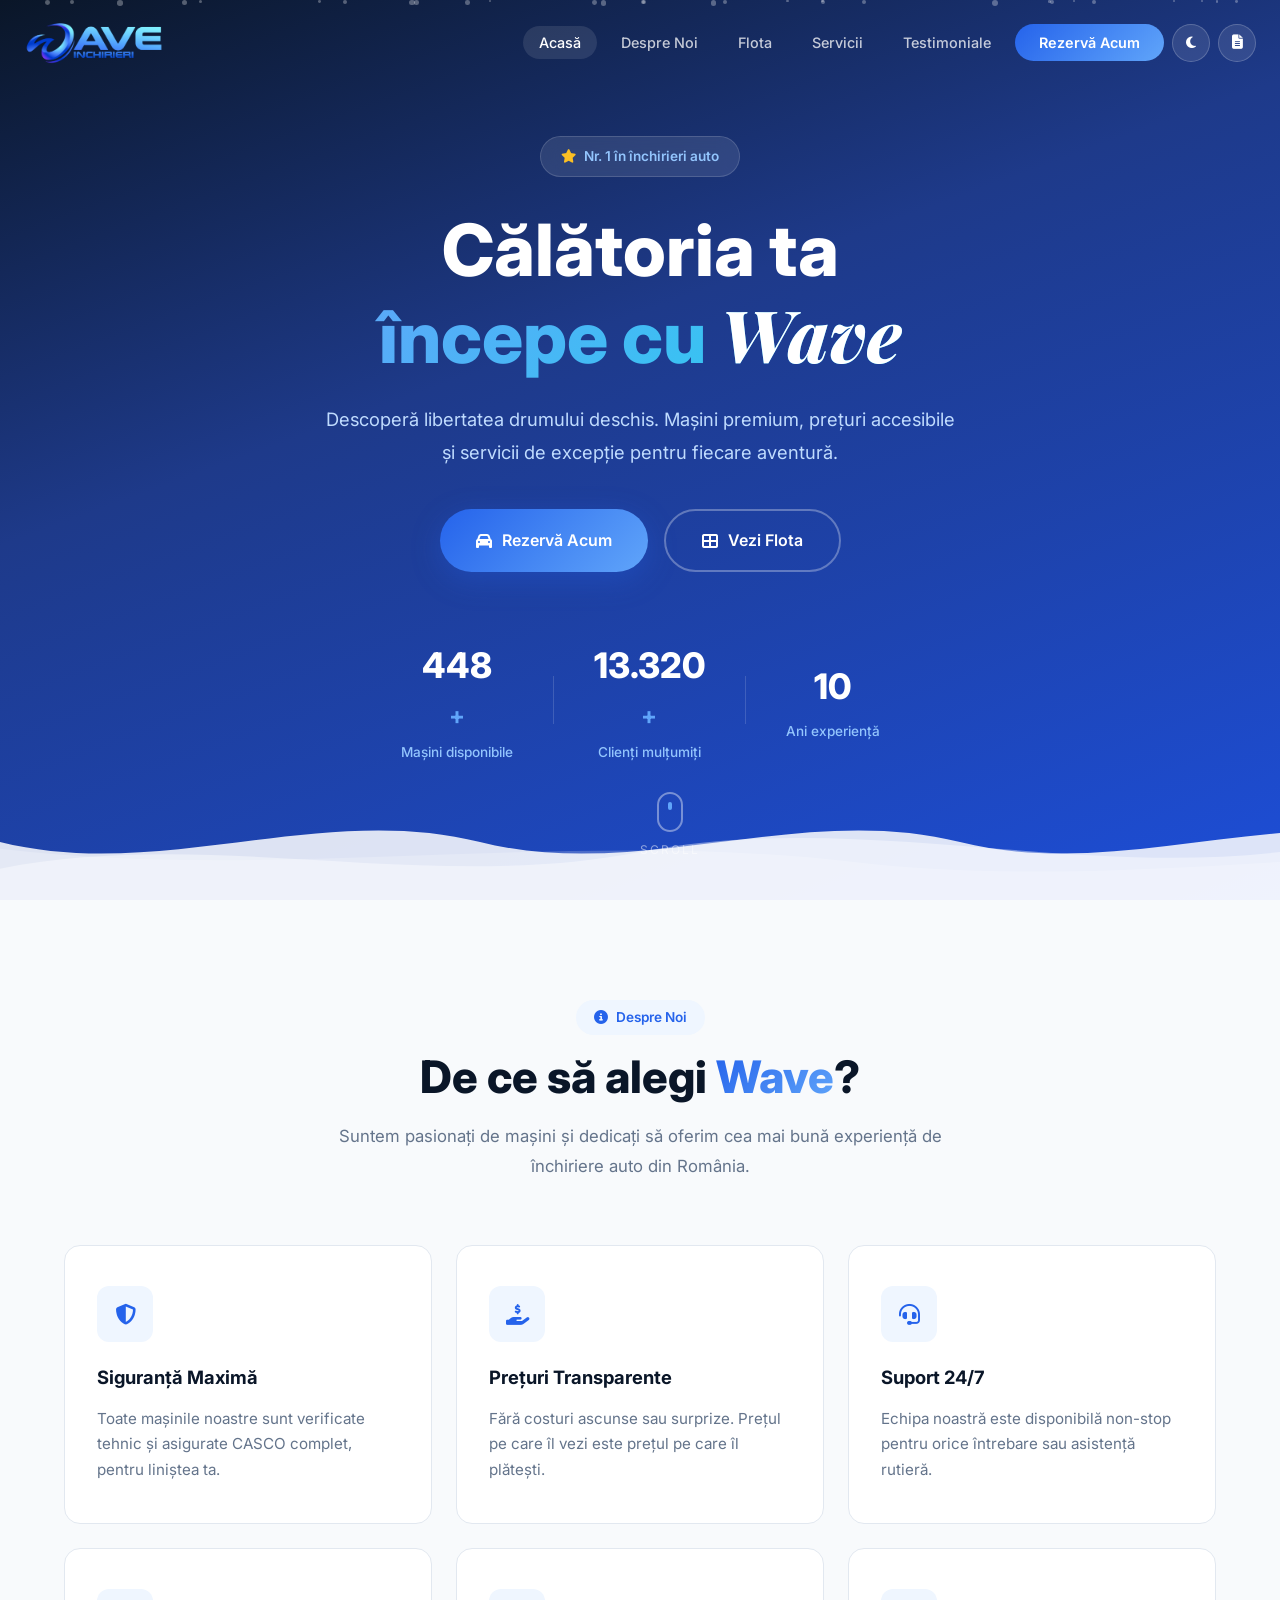
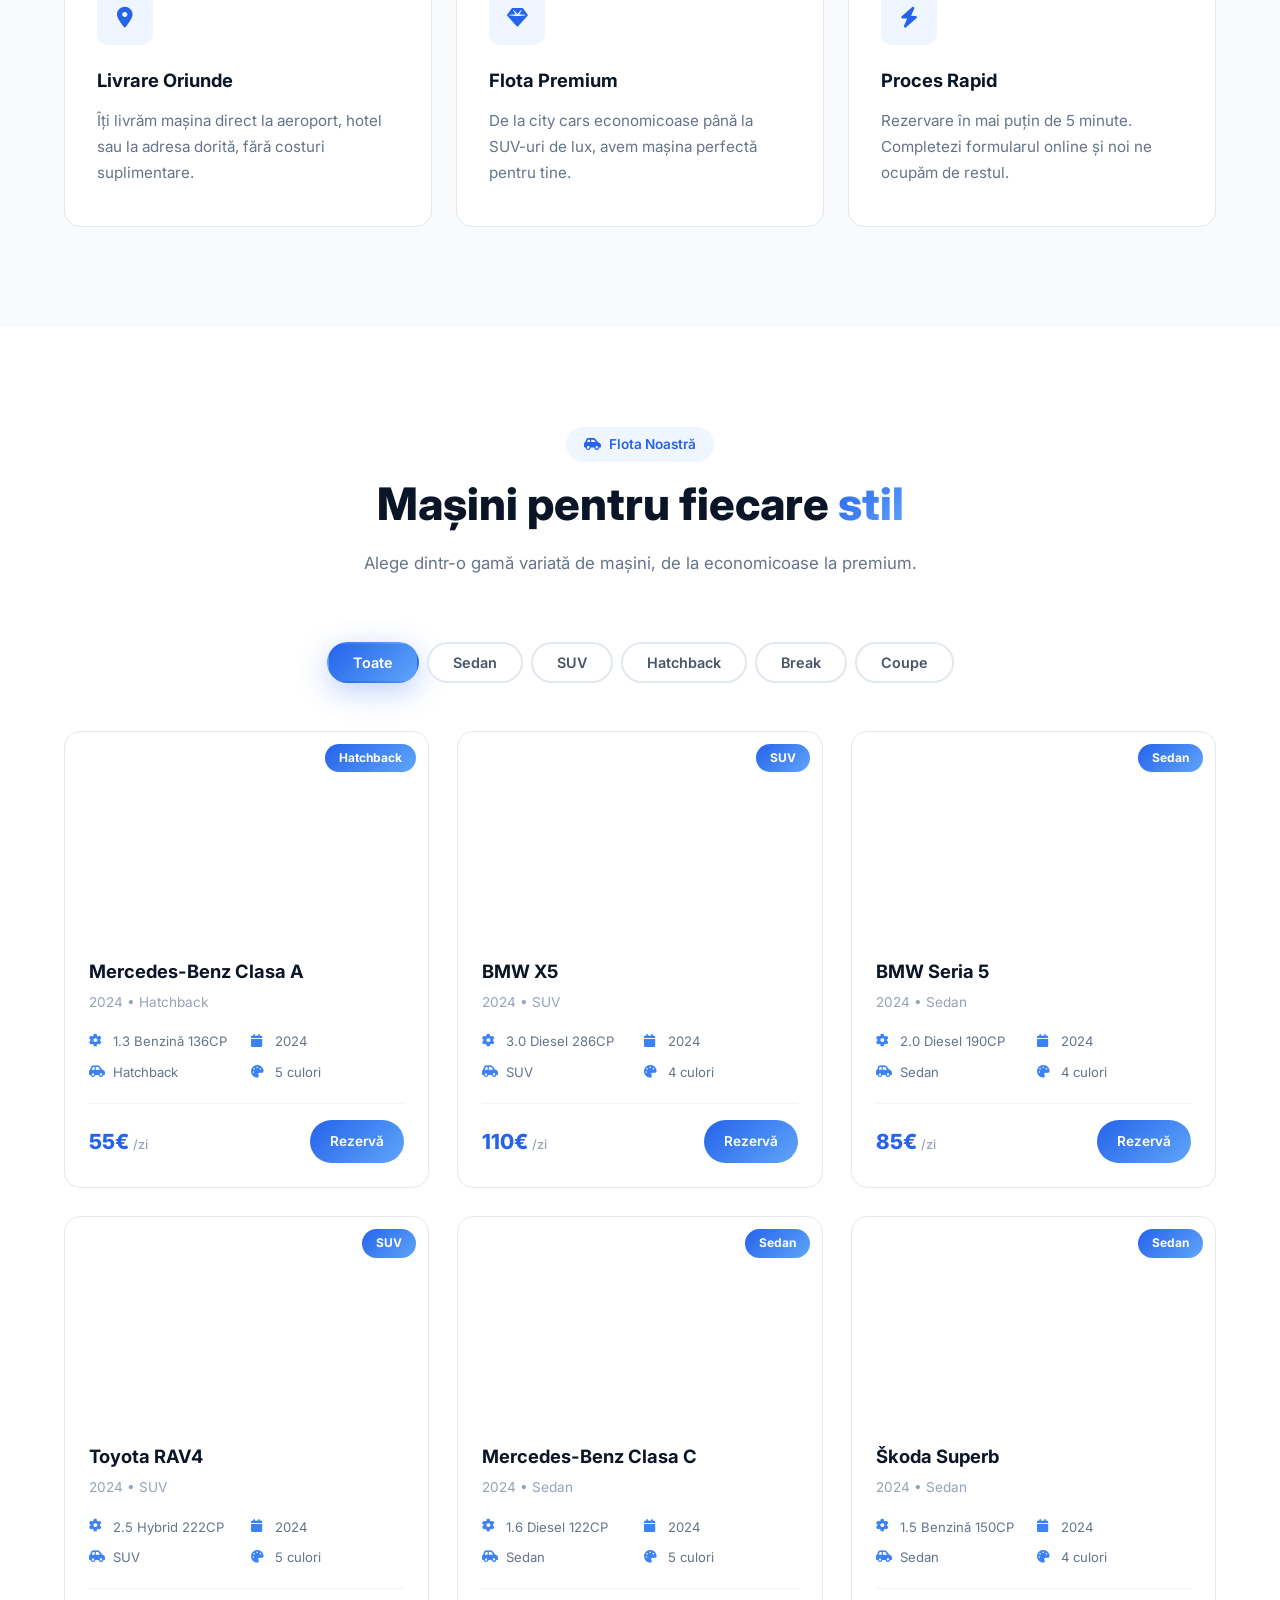
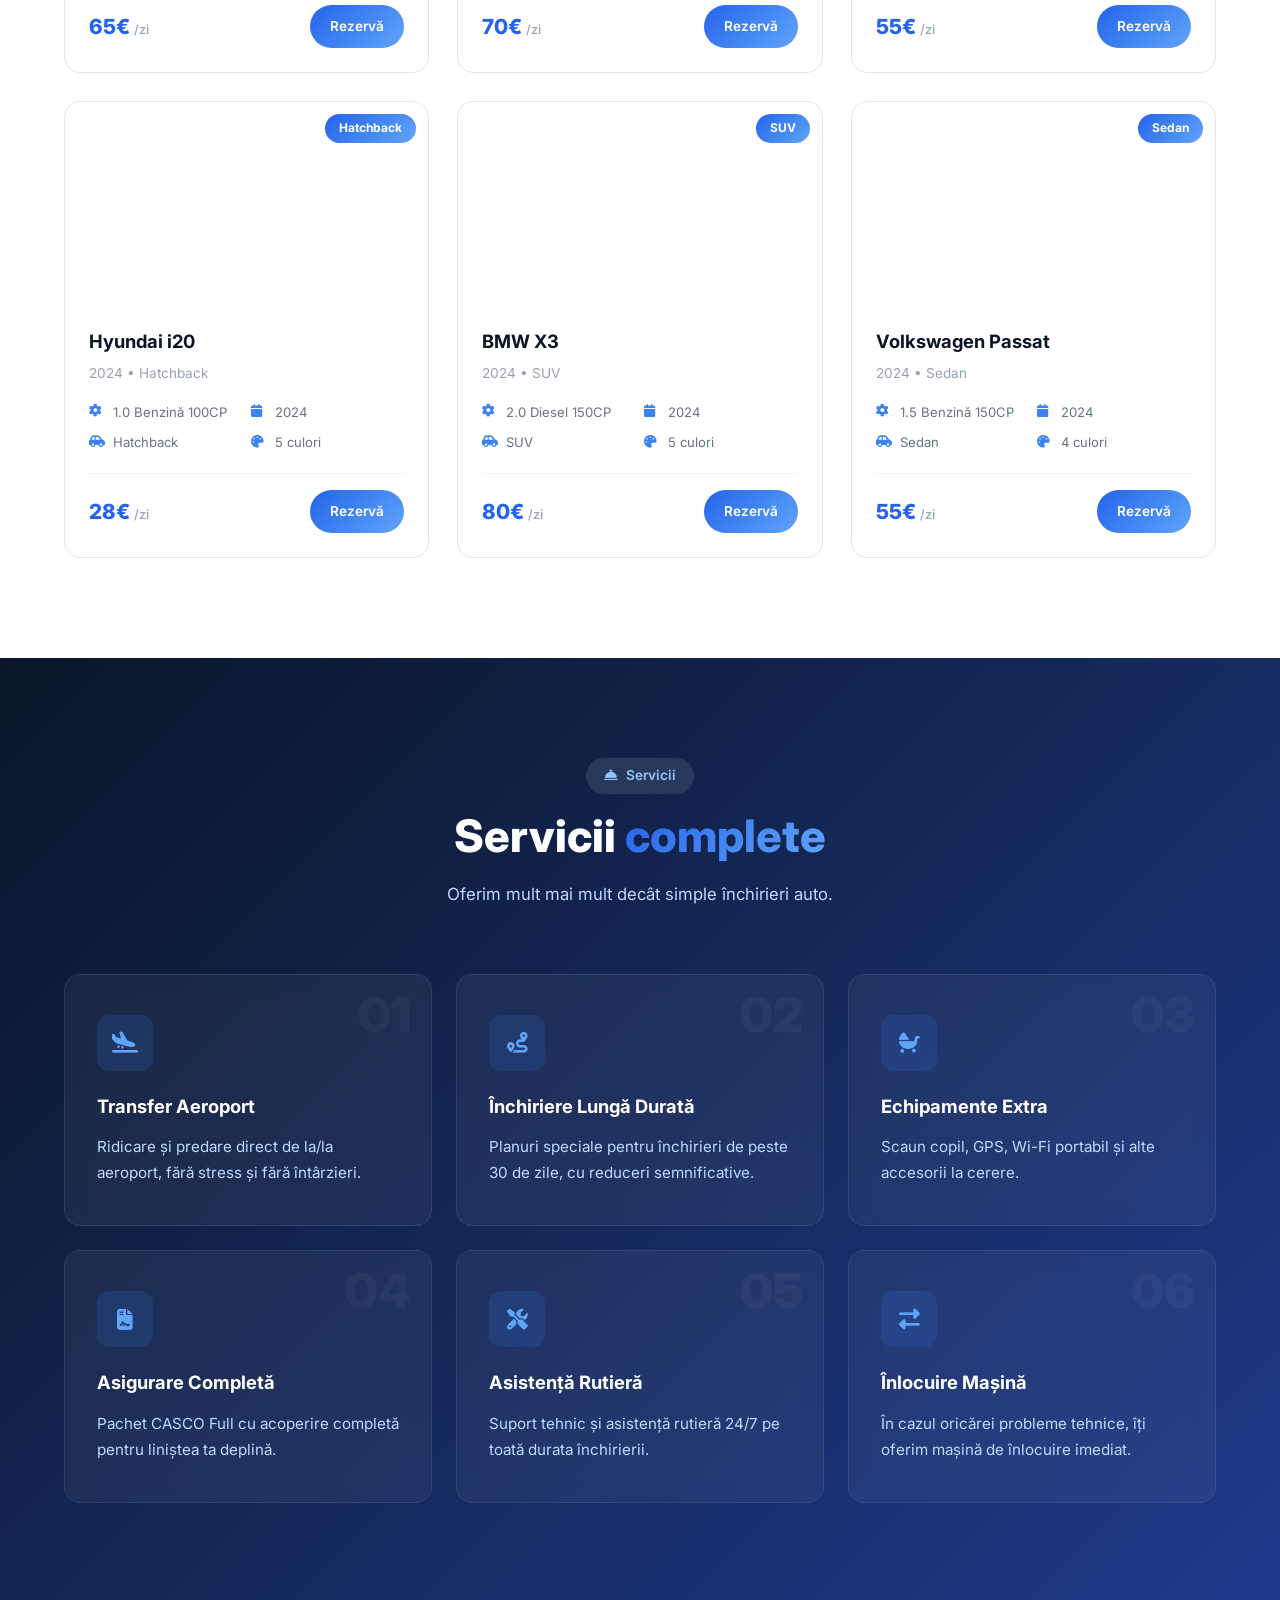
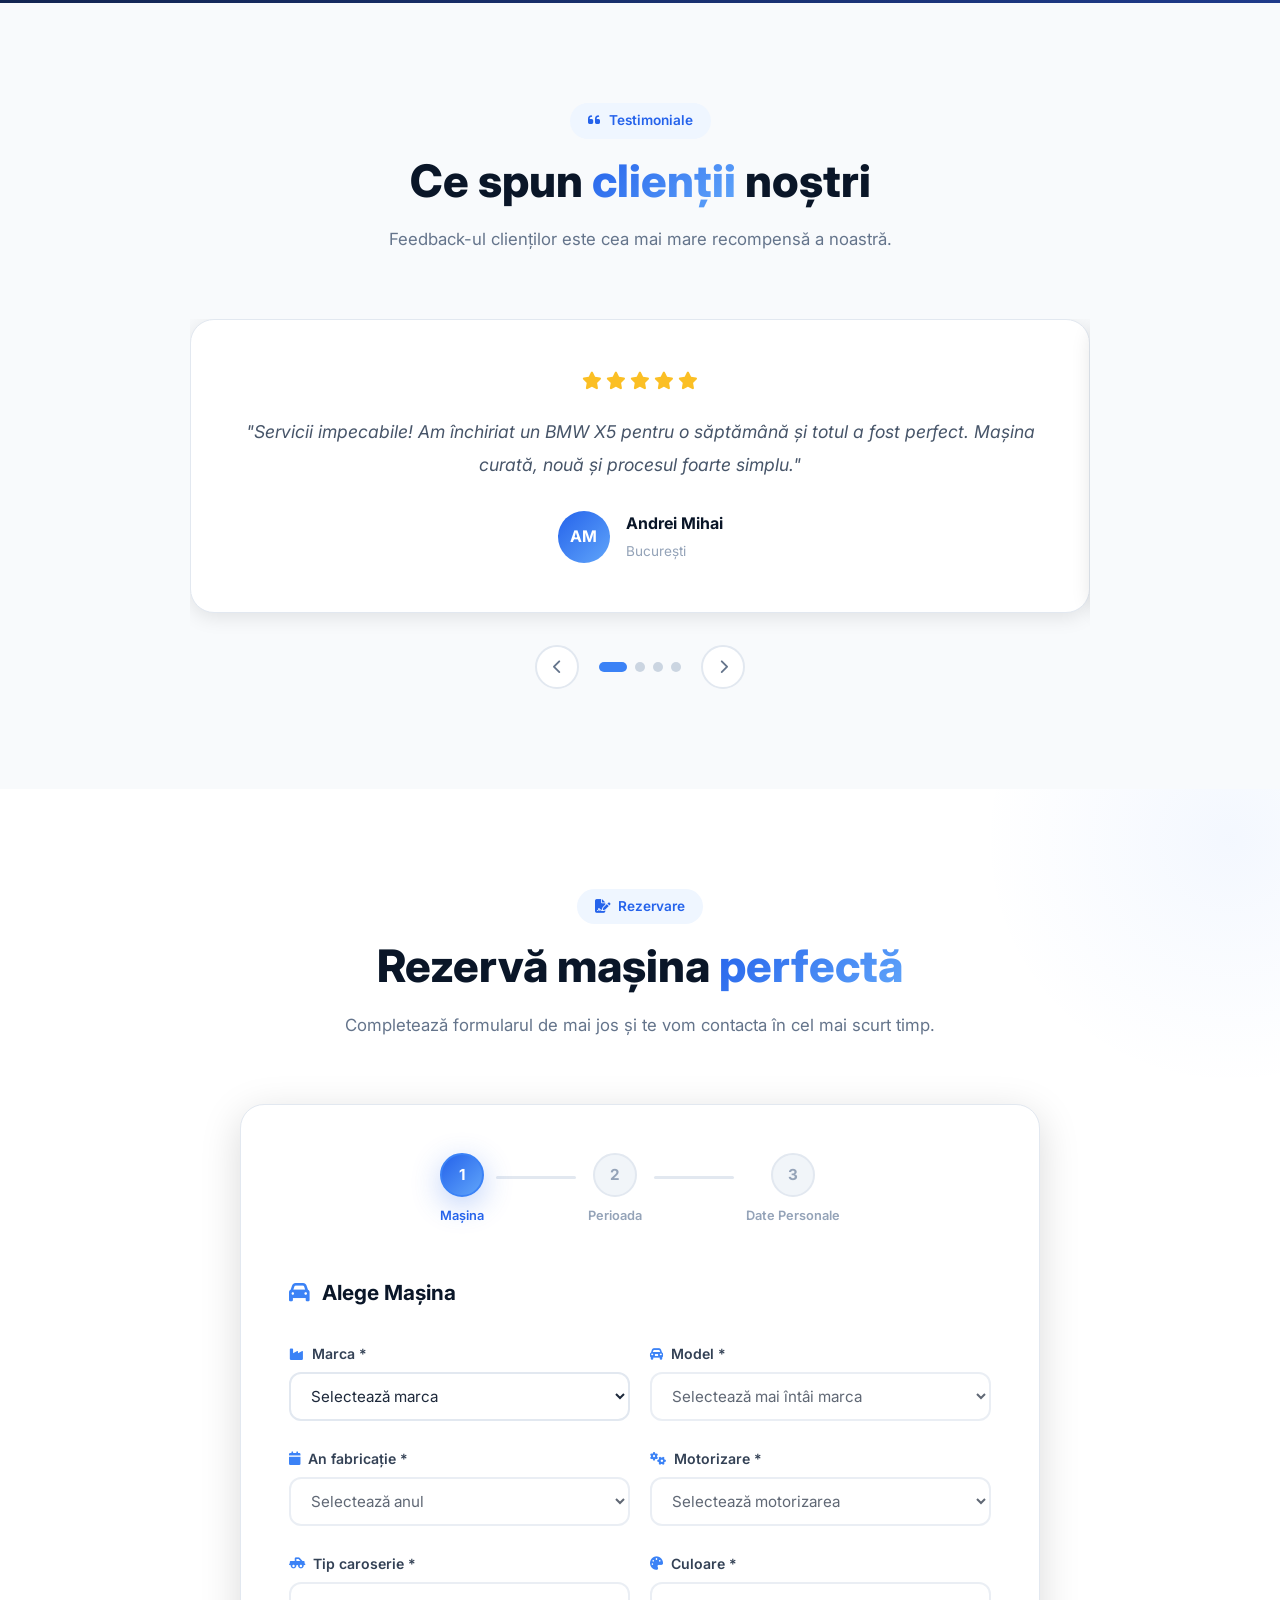
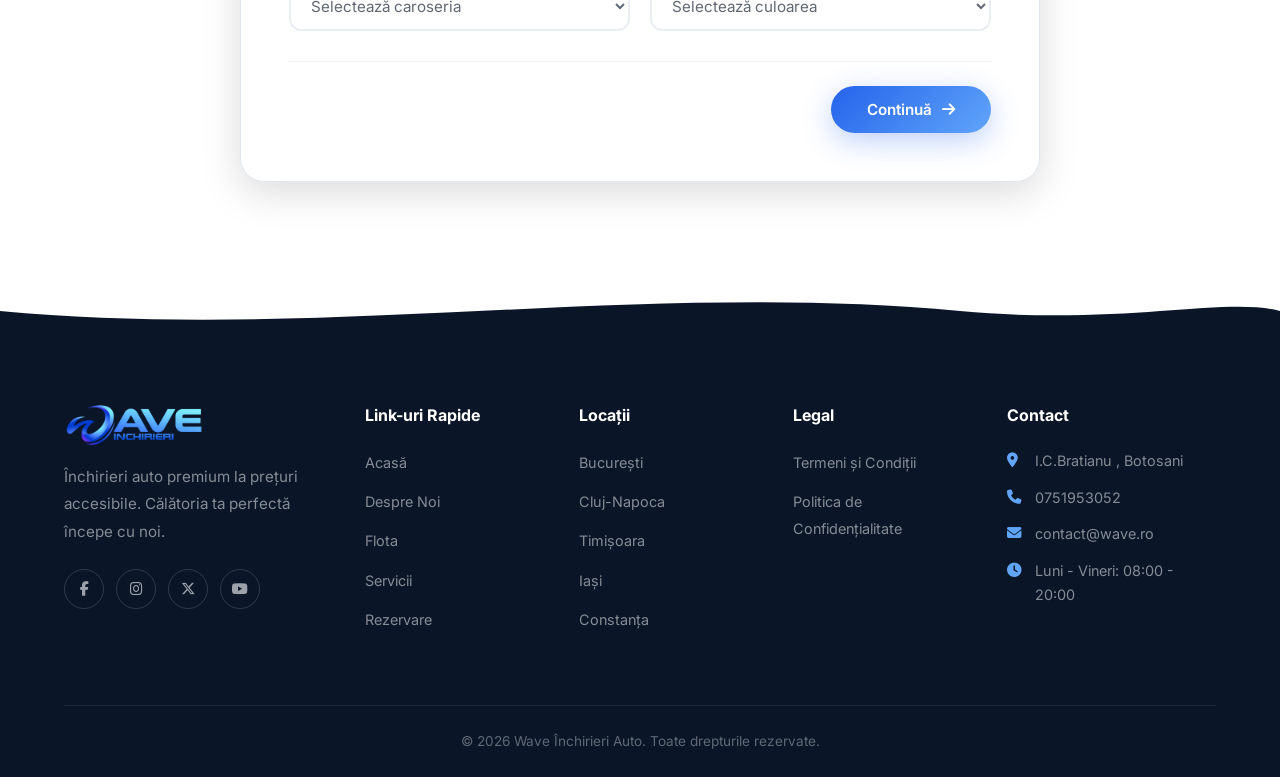
<file: index.html>
<!DOCTYPE html>
<html lang="ro">
<head>
    <meta charset="UTF-8">
    <meta name="viewport" content="width=device-width, initial-scale=1.0">
    <title>Wave — Închirieri Auto</title>
    <link rel="icon" type="image/png" href="logo.png">
    <link rel="stylesheet" href="style.css">
    <link href="https://fonts.googleapis.com/css2?family=Inter:wght@300;400;500;600;700;800;900&family=Playfair+Display:wght@700;800;900&display=swap" rel="stylesheet">
    <link rel="stylesheet" href="https://cdnjs.cloudflare.com/ajax/libs/font-awesome/6.5.1/css/all.min.css">
</head>
<body>

    <!-- Preloader -->
    <div id="preloader">
        <div class="loader">
            <svg class="wave-loader" viewBox="0 0 120 30" xmlns="http://www.w3.org/2000/svg">
                <circle cx="15" cy="15" r="6"><animate attributeName="cy" values="15;5;15" dur="0.8s" repeatCount="indefinite" begin="0s"/></circle>
                <circle cx="45" cy="15" r="6"><animate attributeName="cy" values="15;5;15" dur="0.8s" repeatCount="indefinite" begin="0.15s"/></circle>
                <circle cx="75" cy="15" r="6"><animate attributeName="cy" values="15;5;15" dur="0.8s" repeatCount="indefinite" begin="0.3s"/></circle>
                <circle cx="105" cy="15" r="6"><animate attributeName="cy" values="15;5;15" dur="0.8s" repeatCount="indefinite" begin="0.45s"/></circle>
            </svg>
            <p>Wave</p>
        </div>
    </div>

    <!-- Navigation -->
    <nav class="navbar" id="navbar">
        <div class="nav-container">
            <a href="#" class="logo">
                <img src="wave.png" alt="Wave Logo">
            </a>
            <ul class="nav-links" id="navLinks">
                <li><a href="#acasa" class="nav-link active">Acasă</a></li>
                <li><a href="#despre" class="nav-link">Despre Noi</a></li>
                <li><a href="#flota" class="nav-link">Flota</a></li>
                <li><a href="#servicii" class="nav-link">Servicii</a></li>
                <li><a href="#testimoniale" class="nav-link">Testimoniale</a></li>
                <li><a href="#formular" class="nav-link cta-link">Rezervă Acum</a></li>
                <li><button id="themeToggle" class="theme-toggle" aria-label="Toggle Dark Mode"><i class="fas fa-moon"></i></button></li>
                <li><a href="documentatie.html" class="nav-link doc-btn" title="Documentație Atestat"><i class="fas fa-file-alt"></i></a></li>
            </ul>
            <button class="hamburger" id="hamburger" aria-label="Meniu">
                <span></span>
                <span></span>
                <span></span>
            </button>
        </div>
    </nav>

    <!-- Hero Section -->
    <section class="hero" id="acasa">
        <div class="hero-bg">
            <div class="hero-wave">
                <svg viewBox="0 0 2880 120" preserveAspectRatio="none" xmlns="http://www.w3.org/2000/svg">
                    <path d="M0,60 C180,100 360,20 540,60 C720,100 900,20 1080,60 C1260,100 1440,20 1620,60 C1800,100 1980,20 2160,60 C2340,100 2520,20 2700,60 C2880,100 2880,60 2880,60 L2880,120 L0,120Z" fill="rgba(255,255,255,0.85)"/>
                </svg>
            </div>
            <div class="hero-wave hero-wave-2">
                <svg viewBox="0 0 2880 120" preserveAspectRatio="none" xmlns="http://www.w3.org/2000/svg">
                    <path d="M0,80 C240,30 480,110 720,60 C960,10 1200,90 1440,60 C1680,30 1920,110 2160,60 C2400,10 2640,90 2880,60 L2880,120 L0,120Z" fill="rgba(255,255,255,0.4)"/>
                </svg>
            </div>
            <div class="hero-wave hero-wave-3">
                <svg viewBox="0 0 2880 120" preserveAspectRatio="none" xmlns="http://www.w3.org/2000/svg">
                    <path d="M0,40 C320,90 640,10 960,60 C1280,110 1600,10 1920,60 C2240,110 2560,20 2880,50 L2880,120 L0,120Z" fill="rgba(255,255,255,0.2)"/>
                </svg>
            </div>
        </div>
        <div class="hero-particles" id="particles"></div>
        <div class="hero-content">
            <div class="hero-badge">
                <i class="fas fa-star"></i>
                <span>Nr. 1 în închirieri auto</span>
            </div>
            <h1>
                <span class="hero-line">Călătoria ta</span>
                <span class="hero-line accent">începe cu <em>Wave</em></span>
            </h1>
            <p class="hero-desc">Descoperă libertatea drumului deschis. Mașini premium, prețuri accesibile și servicii de excepție pentru fiecare aventură.</p>
            <div class="hero-actions">
                <a href="#formular" class="btn btn-primary btn-lg">
                    <i class="fas fa-car"></i>
                    Rezervă Acum
                </a>
                <a href="#flota" class="btn btn-outline btn-lg">
                    <i class="fas fa-th-large"></i>
                    Vezi Flota
                </a>
            </div>
            <div class="hero-stats">
                <div class="stat">
                    <span class="stat-number" data-count="500">0</span><span class="stat-plus">+</span>
                    <span class="stat-label">Mașini disponibile</span>
                </div>
                <div class="stat-divider"></div>
                <div class="stat">
                    <span class="stat-number" data-count="15000">0</span><span class="stat-plus">+</span>
                    <span class="stat-label">Clienți mulțumiți</span>
                </div>
                <div class="stat-divider"></div>
                <div class="stat">
                    <span class="stat-number" data-count="12">0</span>
                    <span class="stat-label">Ani experiență</span>
                </div>
            </div>
        </div>
        <div class="scroll-indicator">
            <div class="mouse">
                <div class="wheel"></div>
            </div>
            <p>Scroll</p>
        </div>
    </section>

    <!-- About Section -->
    <section class="section about" id="despre">
        <div class="container">
            <div class="section-header" data-animate>
                <span class="section-tag"><i class="fas fa-info-circle"></i> Despre Noi</span>
                <h2>De ce să alegi <span class="text-gradient">Wave</span>?</h2>
                <p class="section-subtitle">Suntem pasionați de mașini și dedicați să oferim cea mai bună experiență de închiriere auto din România.</p>
            </div>
            <div class="about-grid">
                <div class="about-card" data-animate data-delay="100">
                    <div class="about-icon">
                        <i class="fas fa-shield-alt"></i>
                    </div>
                    <h3>Siguranță Maximă</h3>
                    <p>Toate mașinile noastre sunt verificate tehnic și asigurate CASCO complet, pentru liniștea ta.</p>
                </div>
                <div class="about-card" data-animate data-delay="200">
                    <div class="about-icon">
                        <i class="fas fa-hand-holding-usd"></i>
                    </div>
                    <h3>Prețuri Transparente</h3>
                    <p>Fără costuri ascunse sau surprize. Prețul pe care îl vezi este prețul pe care îl plătești.</p>
                </div>
                <div class="about-card" data-animate data-delay="300">
                    <div class="about-icon">
                        <i class="fas fa-headset"></i>
                    </div>
                    <h3>Suport 24/7</h3>
                    <p>Echipa noastră este disponibilă non-stop pentru orice întrebare sau asistență rutieră.</p>
                </div>
                <div class="about-card" data-animate data-delay="400">
                    <div class="about-icon">
                        <i class="fas fa-map-marker-alt"></i>
                    </div>
                    <h3>Livrare Oriunde</h3>
                    <p>Îți livrăm mașina direct la aeroport, hotel sau la adresa dorită, fără costuri suplimentare.</p>
                </div>
                <div class="about-card" data-animate data-delay="500">
                    <div class="about-icon">
                        <i class="fas fa-gem"></i>
                    </div>
                    <h3>Flota Premium</h3>
                    <p>De la city cars economicoase până la SUV-uri de lux, avem mașina perfectă pentru tine.</p>
                </div>
                <div class="about-card" data-animate data-delay="600">
                    <div class="about-icon">
                        <i class="fas fa-bolt"></i>
                    </div>
                    <h3>Proces Rapid</h3>
                    <p>Rezervare în mai puțin de 5 minute. Completezi formularul online și noi ne ocupăm de restul.</p>
                </div>
            </div>
        </div>
    </section>

    <!-- Fleet Section -->
    <section class="section fleet" id="flota">
        <div class="container">
            <div class="section-header" data-animate>
                <span class="section-tag"><i class="fas fa-car-side"></i> Flota Noastră</span>
                <h2>Mașini pentru fiecare <span class="text-gradient">stil</span></h2>
                <p class="section-subtitle">Alege dintr-o gamă variată de mașini, de la economicoase la premium.</p>
            </div>

            <div class="fleet-filters" data-animate>
                <button class="filter-btn active" data-filter="all">Toate</button>
                <button class="filter-btn" data-filter="sedan">Sedan</button>
                <button class="filter-btn" data-filter="suv">SUV</button>
                <button class="filter-btn" data-filter="hatchback">Hatchback</button>
                <button class="filter-btn" data-filter="break">Break</button>
                <button class="filter-btn" data-filter="coupe">Coupe</button>
            </div>

            <div class="fleet-grid" id="fleetGrid">
                <!-- Cards generated by JS -->
            </div>
        </div>
    </section>

    <!-- Services Section -->
    <section class="section services" id="servicii">
        <div class="services-bg"></div>
        <div class="container">
            <div class="section-header" data-animate>
                <span class="section-tag"><i class="fas fa-concierge-bell"></i> Servicii</span>
                <h2>Servicii <span class="text-gradient">complete</span></h2>
                <p class="section-subtitle">Oferim mult mai mult decât simple închirieri auto.</p>
            </div>
            <div class="services-grid">
                <div class="service-card" data-animate data-delay="100">
                    <div class="service-number">01</div>
                    <div class="service-icon"><i class="fas fa-plane-arrival"></i></div>
                    <h3>Transfer Aeroport</h3>
                    <p>Ridicare și predare direct de la/la aeroport, fără stress și fără întârzieri.</p>
                </div>
                <div class="service-card" data-animate data-delay="200">
                    <div class="service-number">02</div>
                    <div class="service-icon"><i class="fas fa-route"></i></div>
                    <h3>Închiriere Lungă Durată</h3>
                    <p>Planuri speciale pentru închirieri de peste 30 de zile, cu reduceri semnificative.</p>
                </div>
                <div class="service-card" data-animate data-delay="300">
                    <div class="service-number">03</div>
                    <div class="service-icon"><i class="fas fa-baby-carriage"></i></div>
                    <h3>Echipamente Extra</h3>
                    <p>Scaun copil, GPS, Wi-Fi portabil și alte accesorii la cerere.</p>
                </div>
                <div class="service-card" data-animate data-delay="400">
                    <div class="service-number">04</div>
                    <div class="service-icon"><i class="fas fa-file-contract"></i></div>
                    <h3>Asigurare Completă</h3>
                    <p>Pachet CASCO Full cu acoperire completă pentru liniștea ta deplină.</p>
                </div>
                <div class="service-card" data-animate data-delay="500">
                    <div class="service-number">05</div>
                    <div class="service-icon"><i class="fas fa-tools"></i></div>
                    <h3>Asistență Rutieră</h3>
                    <p>Suport tehnic și asistență rutieră 24/7 pe toată durata închirierii.</p>
                </div>
                <div class="service-card" data-animate data-delay="600">
                    <div class="service-number">06</div>
                    <div class="service-icon"><i class="fas fa-exchange-alt"></i></div>
                    <h3>Înlocuire Mașină</h3>
                    <p>În cazul oricărei probleme tehnice, îți oferim mașină de înlocuire imediat.</p>
                </div>
            </div>
        </div>
    </section>

    <!-- Testimonials Section -->
    <section class="section testimonials" id="testimoniale">
        <div class="container">
            <div class="section-header" data-animate>
                <span class="section-tag"><i class="fas fa-quote-left"></i> Testimoniale</span>
                <h2>Ce spun <span class="text-gradient">clienții</span> noștri</h2>
                <p class="section-subtitle">Feedback-ul clienților este cea mai mare recompensă a noastră.</p>
            </div>
            <div class="testimonials-slider" data-animate>
                <div class="testimonial-track" id="testimonialTrack">
                    <div class="testimonial-card">
                        <div class="testimonial-stars">
                            <i class="fas fa-star"></i><i class="fas fa-star"></i><i class="fas fa-star"></i><i class="fas fa-star"></i><i class="fas fa-star"></i>
                        </div>
                        <p class="testimonial-text">"Servicii impecabile! Am închiriat un BMW X5 pentru o săptămână și totul a fost perfect. Mașina curată, nouă și procesul foarte simplu."</p>
                        <div class="testimonial-author">
                            <div class="author-avatar">AM</div>
                            <div class="author-info">
                                <strong>Andrei Mihai</strong>
                                <span>București</span>
                            </div>
                        </div>
                    </div>
                    <div class="testimonial-card">
                        <div class="testimonial-stars">
                            <i class="fas fa-star"></i><i class="fas fa-star"></i><i class="fas fa-star"></i><i class="fas fa-star"></i><i class="fas fa-star"></i>
                        </div>
                        <p class="testimonial-text">"Recomand cu încredere! Prețuri foarte bune, mașini impecabile și personal amabil. Am folosit serviciul de transfer aeroport și a fost excelent."</p>
                        <div class="testimonial-author">
                            <div class="author-avatar">EP</div>
                            <div class="author-info">
                                <strong>Elena Popescu</strong>
                                <span>Cluj-Napoca</span>
                            </div>
                        </div>
                    </div>
                    <div class="testimonial-card">
                        <div class="testimonial-stars">
                            <i class="fas fa-star"></i><i class="fas fa-star"></i><i class="fas fa-star"></i><i class="fas fa-star"></i><i class="fas fa-star"></i>
                        </div>
                        <p class="testimonial-text">"A treia oară când închiriez de la Wave și de fiecare dată experiența e la fel de bună. Mașinile sunt întreținute perfect și echipa e super."</p>
                        <div class="testimonial-author">
                            <div class="author-avatar">DV</div>
                            <div class="author-info">
                                <strong>Dan Voiculescu</strong>
                                <span>Timișoara</span>
                            </div>
                        </div>
                    </div>
                    <div class="testimonial-card">
                        <div class="testimonial-stars">
                            <i class="fas fa-star"></i><i class="fas fa-star"></i><i class="fas fa-star"></i><i class="fas fa-star"></i><i class="fas fa-star"></i>
                        </div>
                        <p class="testimonial-text">"Am fost plăcut surprins de calitatea serviciilor. Mercedes-ul GLE pe care l-am închiriat arăta ca nou. Voi reveni cu siguranță!"</p>
                        <div class="testimonial-author">
                            <div class="author-avatar">RI</div>
                            <div class="author-info">
                                <strong>Radu Ionescu</strong>
                                <span>Iași</span>
                            </div>
                        </div>
                    </div>
                </div>
                <div class="testimonial-controls">
                    <button class="testimonial-btn prev-btn" id="prevBtn"><i class="fas fa-chevron-left"></i></button>
                    <div class="testimonial-dots" id="testimonialDots"></div>
                    <button class="testimonial-btn next-btn" id="nextBtn"><i class="fas fa-chevron-right"></i></button>
                </div>
            </div>
        </div>
    </section>

    <!-- Rental Form Section -->
    <section class="section form-section" id="formular">
        <div class="form-bg-decoration"></div>
        <div class="container">
            <div class="section-header" data-animate>
                <span class="section-tag"><i class="fas fa-file-signature"></i> Rezervare</span>
                <h2>Rezervă mașina <span class="text-gradient">perfectă</span></h2>
                <p class="section-subtitle">Completează formularul de mai jos și te vom contacta în cel mai scurt timp.</p>
            </div>

            <div class="form-wrapper" data-animate>
                <div class="form-progress">
                    <div class="progress-step active" data-step="1">
                        <div class="step-circle">1</div>
                        <span>Mașina</span>
                    </div>
                    <div class="progress-line"><div class="progress-fill" id="progressFill1"></div></div>
                    <div class="progress-step" data-step="2">
                        <div class="step-circle">2</div>
                        <span>Perioada</span>
                    </div>
                    <div class="progress-line"><div class="progress-fill" id="progressFill2"></div></div>
                    <div class="progress-step" data-step="3">
                        <div class="step-circle">3</div>
                        <span>Date Personale</span>
                    </div>
                </div>

                <form id="rentalForm" novalidate>
                    <!-- Step 1: Car Selection -->
                    <div class="form-step active" id="step1">
                        <h3 class="step-title"><i class="fas fa-car"></i> Alege Mașina</h3>
                        <div class="form-grid">
                            <div class="form-group">
                                <label for="marca">
                                    <i class="fas fa-industry"></i> Marca *
                                </label>
                                <select id="marca" name="marca" required>
                                    <option value="">Selectează marca</option>
                                </select>
                                <span class="error-msg" id="errorMarca"></span>
                            </div>
                            <div class="form-group">
                                <label for="model">
                                    <i class="fas fa-car-alt"></i> Model *
                                </label>
                                <select id="model" name="model" required disabled>
                                    <option value="">Selectează mai întâi marca</option>
                                </select>
                                <span class="error-msg" id="errorModel"></span>
                            </div>
                            <div class="form-group">
                                <label for="an">
                                    <i class="fas fa-calendar"></i> An fabricație *
                                </label>
                                <select id="an" name="an" required disabled>
                                    <option value="">Selectează anul</option>
                                </select>
                                <span class="error-msg" id="errorAn"></span>
                            </div>
                            <div class="form-group">
                                <label for="motorizare">
                                    <i class="fas fa-cogs"></i> Motorizare *
                                </label>
                                <select id="motorizare" name="motorizare" required disabled>
                                    <option value="">Selectează motorizarea</option>
                                </select>
                                <span class="error-msg" id="errorMotorizare"></span>
                            </div>
                            <div class="form-group">
                                <label for="caroserie">
                                    <i class="fas fa-truck-pickup"></i> Tip caroserie *
                                </label>
                                <select id="caroserie" name="caroserie" required disabled>
                                    <option value="">Selectează caroseria</option>
                                </select>
                                <span class="error-msg" id="errorCaroserie"></span>
                            </div>
                            <div class="form-group">
                                <label for="culoare">
                                    <i class="fas fa-palette"></i> Culoare *
                                </label>
                                <select id="culoare" name="culoare" required disabled>
                                    <option value="">Selectează culoarea</option>
                                </select>
                                <span class="error-msg" id="errorCuloare"></span>
                            </div>
                        </div>

                        <div class="selected-car-preview" id="carPreview" style="display:none;">
                            <h4><i class="fas fa-check-circle"></i> Mașina selectată:</h4>
                            <p id="carPreviewText"></p>
                        </div>

                        <div class="form-nav">
                            <div></div>
                            <button type="button" class="btn btn-primary btn-next" onclick="nextStep(1)">
                                Continuă <i class="fas fa-arrow-right"></i>
                            </button>
                        </div>
                    </div>

                    <!-- Step 2: Period -->
                    <div class="form-step" id="step2">
                        <h3 class="step-title"><i class="fas fa-calendar-alt"></i> Perioada Închirierii</h3>
                        <div class="form-grid">
                            <div class="form-group">
                                <label for="dataStart">
                                    <i class="fas fa-calendar-check"></i> Data preluare *
                                </label>
                                <input type="date" id="dataStart" name="dataStart" required>
                                <span class="error-msg" id="errorDataStart"></span>
                            </div>
                            <div class="form-group">
                                <label for="dataEnd">
                                    <i class="fas fa-calendar-times"></i> Data returnare *
                                </label>
                                <input type="date" id="dataEnd" name="dataEnd" required>
                                <span class="error-msg" id="errorDataEnd"></span>
                            </div>
                            <div class="form-group">
                                <label for="locPreluare">
                                    <i class="fas fa-map-pin"></i> Loc preluare *
                                </label>
                                <select id="locPreluare" name="locPreluare" required>
                                    <option value="">Selectează locația</option>
                                    <option value="bucuresti">București - Sediu Central</option>
                                    <option value="otopeni">Aeroport Otopeni</option>
                                    <option value="cluj">Cluj-Napoca</option>
                                    <option value="timisoara">Timișoara</option>
                                    <option value="iasi">Iași</option>
                                    <option value="constanta">Constanța</option>
                                    <option value="brasov">Brașov</option>
                                    <option value="sibiu">Sibiu</option>
                                </select>
                                <span class="error-msg" id="errorLocPreluare"></span>
                            </div>
                            <div class="form-group">
                                <label for="locReturnare">
                                    <i class="fas fa-map-marker-alt"></i> Loc returnare *
                                </label>
                                <select id="locReturnare" name="locReturnare" required>
                                    <option value="">Selectează locația</option>
                                    <option value="bucuresti">București - Sediu Central</option>
                                    <option value="otopeni">Aeroport Otopeni</option>
                                    <option value="cluj">Cluj-Napoca</option>
                                    <option value="timisoara">Timișoara</option>
                                    <option value="iasi">Iași</option>
                                    <option value="constanta">Constanța</option>
                                    <option value="brasov">Brașov</option>
                                    <option value="sibiu">Sibiu</option>
                                </select>
                                <span class="error-msg" id="errorLocReturnare"></span>
                            </div>
                        </div>

                        <div class="rental-summary" id="rentalSummary" style="display:none;">
                            <div class="summary-item">
                                <span>Durata:</span>
                                <strong id="durata"></strong>
                            </div>
                        </div>

                        <div class="form-nav">
                            <button type="button" class="btn btn-outline btn-prev" onclick="prevStep(2)">
                                <i class="fas fa-arrow-left"></i> Înapoi
                            </button>
                            <button type="button" class="btn btn-primary btn-next" onclick="nextStep(2)">
                                Continuă <i class="fas fa-arrow-right"></i>
                            </button>
                        </div>
                    </div>

                    <!-- Step 3: Personal Data -->
                    <div class="form-step" id="step3">
                        <h3 class="step-title"><i class="fas fa-user"></i> Date Personale</h3>
                        <div class="form-grid">
                            <div class="form-group">
                                <label for="nume">
                                    <i class="fas fa-user-tag"></i> Nume *
                                </label>
                                <input type="text" id="nume" name="nume" placeholder="Ex: Popescu" required>
                                <span class="error-msg" id="errorNume"></span>
                            </div>
                            <div class="form-group">
                                <label for="prenume">
                                    <i class="fas fa-user-edit"></i> Prenume *
                                </label>
                                <input type="text" id="prenume" name="prenume" placeholder="Ex: Ion" required>
                                <span class="error-msg" id="errorPrenume"></span>
                            </div>
                            <div class="form-group">
                                <label for="cnp">
                                    <i class="fas fa-id-card"></i> CNP *
                                </label>
                                <input type="text" id="cnp" name="cnp" placeholder="13 cifre" maxlength="13" required>
                                <span class="error-msg" id="errorCnp"></span>
                            </div>
                            <div class="form-group">
                                <label for="dataNastere">
                                    <i class="fas fa-birthday-cake"></i> Data nașterii *
                                </label>
                                <input type="date" id="dataNastere" name="dataNastere" required>
                                <span class="error-msg" id="errorDataNastere"></span>
                            </div>
                            <div class="form-group">
                                <label for="email">
                                    <i class="fas fa-envelope"></i> Email *
                                </label>
                                <input type="email" id="email" name="email" placeholder="exemplu@email.com" required>
                                <span class="error-msg" id="errorEmail"></span>
                            </div>
                            <div class="form-group">
                                <label for="telefon">
                                    <i class="fas fa-phone"></i> Număr telefon *
                                </label>
                                <input type="tel" id="telefon" name="telefon" placeholder="07XX XXX XXX" required>
                                <span class="error-msg" id="errorTelefon"></span>
                            </div>
                            <div class="form-group">
                                <label for="categorie">
                                    <i class="fas fa-id-badge"></i> Categoria permis *
                                </label>
                                <select id="categorie" name="categorie" required>
                                    <option value="">Selectează categoria</option>
                                    <option value="AM">AM - Moped</option>
                                    <option value="A1">A1 - Motociclete ≤125cc</option>
                                    <option value="A2">A2 - Motociclete ≤35kW</option>
                                    <option value="A">A - Motociclete</option>
                                    <option value="B1">B1 - Cvadricicluri</option>
                                    <option value="B">B - Autoturisme</option>
                                    <option value="BE">BE - Autoturisme + remorcă</option>
                                    <option value="C1">C1 - Vehicule 3.5t-7.5t</option>
                                    <option value="C">C - Vehicule >3.5t</option>
                                    <option value="D1">D1 - Microbuze</option>
                                    <option value="D">D - Autobuze</option>
                                </select>
                                <span class="error-msg" id="errorCategorie"></span>
                            </div>
                            <div class="form-group">
                                <label for="observatii">
                                    <i class="fas fa-comment-alt"></i> Observații
                                </label>
                                <textarea id="observatii" name="observatii" placeholder="Cerințe speciale, întrebări..." rows="3"></textarea>
                            </div>
                        </div>

                        <div class="form-group checkbox-group">
                            <label class="checkbox-label">
                                <input type="checkbox" id="termeni" name="termeni" required>
                                <span class="checkmark"></span>
                                Accept <a href="termeni.html" target="_blank" class="link">Termenii și Condițiile</a> și <a href="politica.html" target="_blank" class="link">Politica de Confidențialitate</a> *
                            </label>
                            <span class="error-msg" id="errorTermeni"></span>
                        </div>

                        <div class="form-nav">
                            <button type="button" class="btn btn-outline btn-prev" onclick="prevStep(3)">
                                <i class="fas fa-arrow-left"></i> Înapoi
                            </button>
                            <button type="submit" class="btn btn-primary btn-submit">
                                <i class="fas fa-paper-plane"></i> Trimite Rezervarea
                            </button>
                        </div>
                    </div>
                </form>

                <!-- Success Message -->
                <div class="success-message" id="successMessage" style="display:none;">
                    <div class="success-icon">
                        <i class="fas fa-check-circle"></i>
                    </div>
                    <h3>Rezervare Trimisă cu Succes!</h3>
                    <p>Mulțumim pentru rezervare! Te vom contacta în cel mai scurt timp pentru confirmare.</p>
                    <button class="btn btn-primary" onclick="resetForm()">
                        <i class="fas fa-redo"></i> Rezervare Nouă
                    </button>
                </div>
            </div>
        </div>
    </section>

    <!-- Footer -->
    <footer class="footer">
        <div class="footer-wave">
            <svg viewBox="0 0 1440 120" preserveAspectRatio="none">
                <path d="M0,60 C360,120 720,0 1080,60 C1260,90 1380,30 1440,60 L1440,0 L0,0 Z" fill="currentColor"/>
            </svg>
        </div>
        <div class="container">
            <div class="footer-grid">
                <div class="footer-brand">
                    <a href="#" class="logo">
                        <img src="wave.png" alt="Wave Logo">
                    </a>
                    <p>Închirieri auto premium la prețuri accesibile. Călătoria ta perfectă începe cu noi.</p>
                    <div class="footer-social">
                        <a href="https://facebook.com" target="_blank" aria-label="Facebook"><i class="fab fa-facebook-f"></i></a>
                        <a href="https://instagram.com" target="_blank" aria-label="Instagram"><i class="fab fa-instagram"></i></a>
                        <a href="https://x.com" target="_blank" aria-label="X (Twitter)"><i class="fa-brands fa-x-twitter"></i></a>
                        <a href="https://youtube.com" target="_blank" aria-label="YouTube"><i class="fab fa-youtube"></i></a>
                    </div>
                </div>
                <div class="footer-links">
                    <h4>Link-uri Rapide</h4>
                    <ul>
                        <li><a href="#acasa">Acasă</a></li>
                        <li><a href="#despre">Despre Noi</a></li>
                        <li><a href="#flota">Flota</a></li>
                        <li><a href="#servicii">Servicii</a></li>
                        <li><a href="#formular">Rezervare</a></li>
                    </ul>
                </div>
                <div class="footer-links">
                    <h4>Locații</h4>
                    <ul>
                        <li><a href="#">București</a></li>
                        <li><a href="#">Cluj-Napoca</a></li>
                        <li><a href="#">Timișoara</a></li>
                        <li><a href="#">Iași</a></li>
                        <li><a href="#">Constanța</a></li>
                    </ul>
                </div>
                <div class="footer-links">
                    <h4>Legal</h4>
                    <ul>
                        <li><a href="termeni.html">Termeni și Condiții</a></li>
                        <li><a href="politica.html">Politica de Confidențialitate</a></li>
                    </ul>
                </div>
                <div class="footer-contact">
                    <h4>Contact</h4>
                    <ul>
                        <li><i class="fas fa-map-marker-alt"></i> I.C.Bratianu , Botosani</li>
                        <li><i class="fas fa-phone"></i> 0751953052</li>
                        <li><i class="fas fa-envelope"></i> contact@wave.ro</li>
                        <li><i class="fas fa-clock"></i> Luni - Vineri: 08:00 - 20:00</li>
                    </ul>
                </div>
            </div>
            <div class="footer-bottom">
                <p>&copy; 2026 Wave Închirieri Auto. Toate drepturile rezervate.</p>
            </div>
        </div>
    </footer>

    <!-- Back to Top -->
    <button class="back-to-top" id="backToTop" aria-label="Înapoi sus">
        <i class="fas fa-chevron-up"></i>
    </button>

    <script src="script.js"></script>
</body>
</html>
</file>
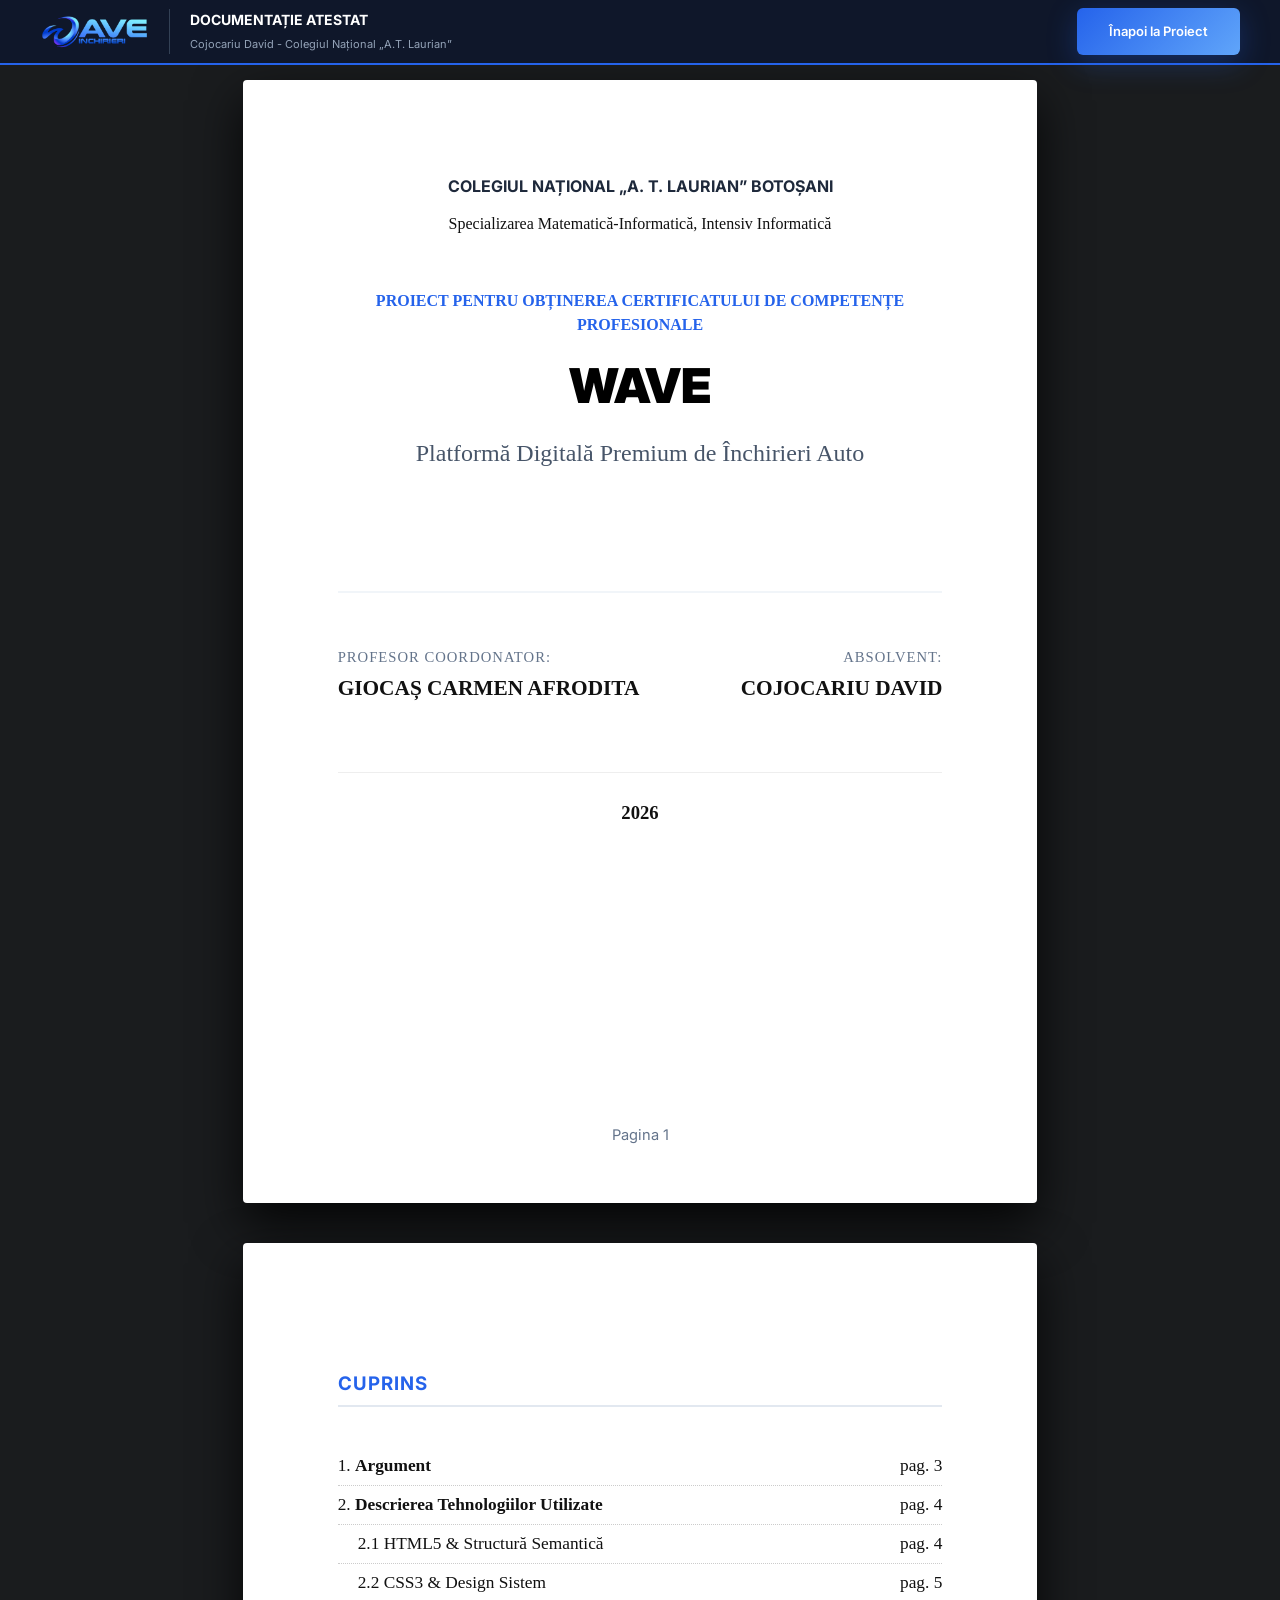
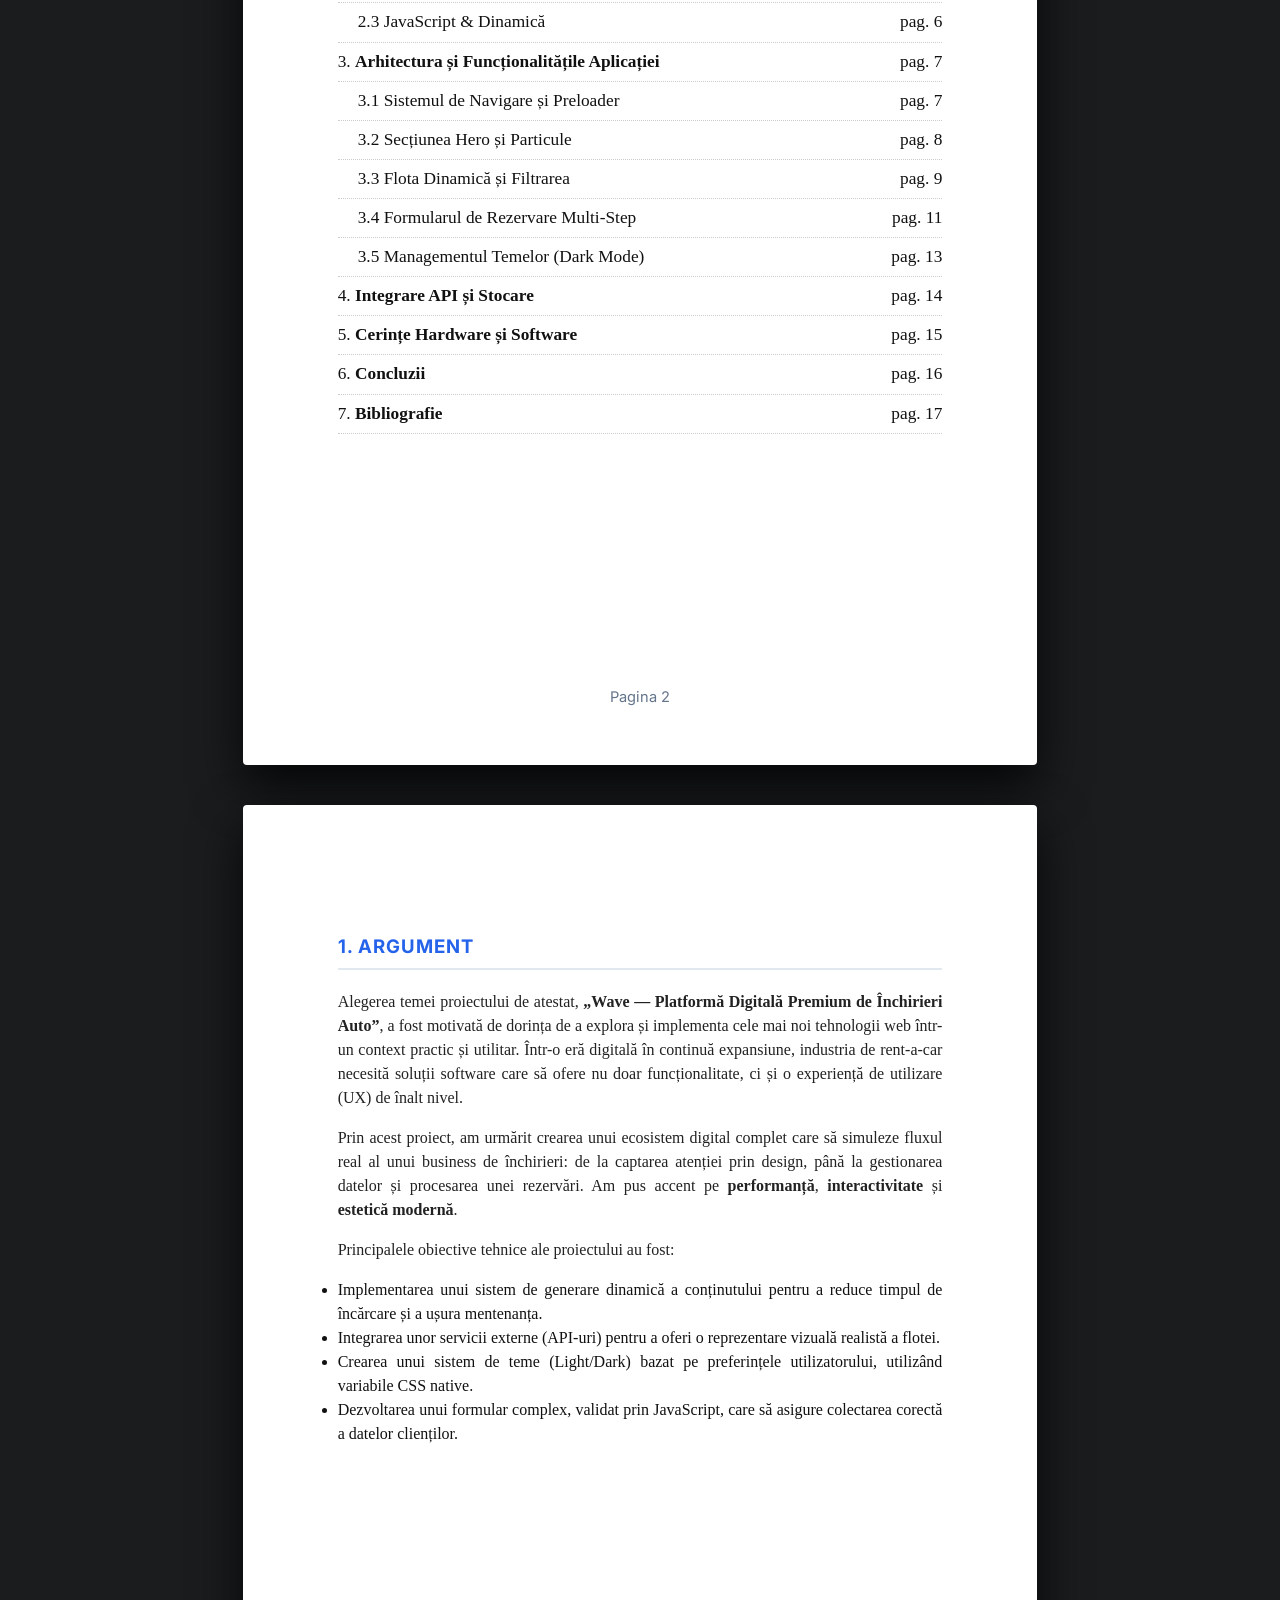
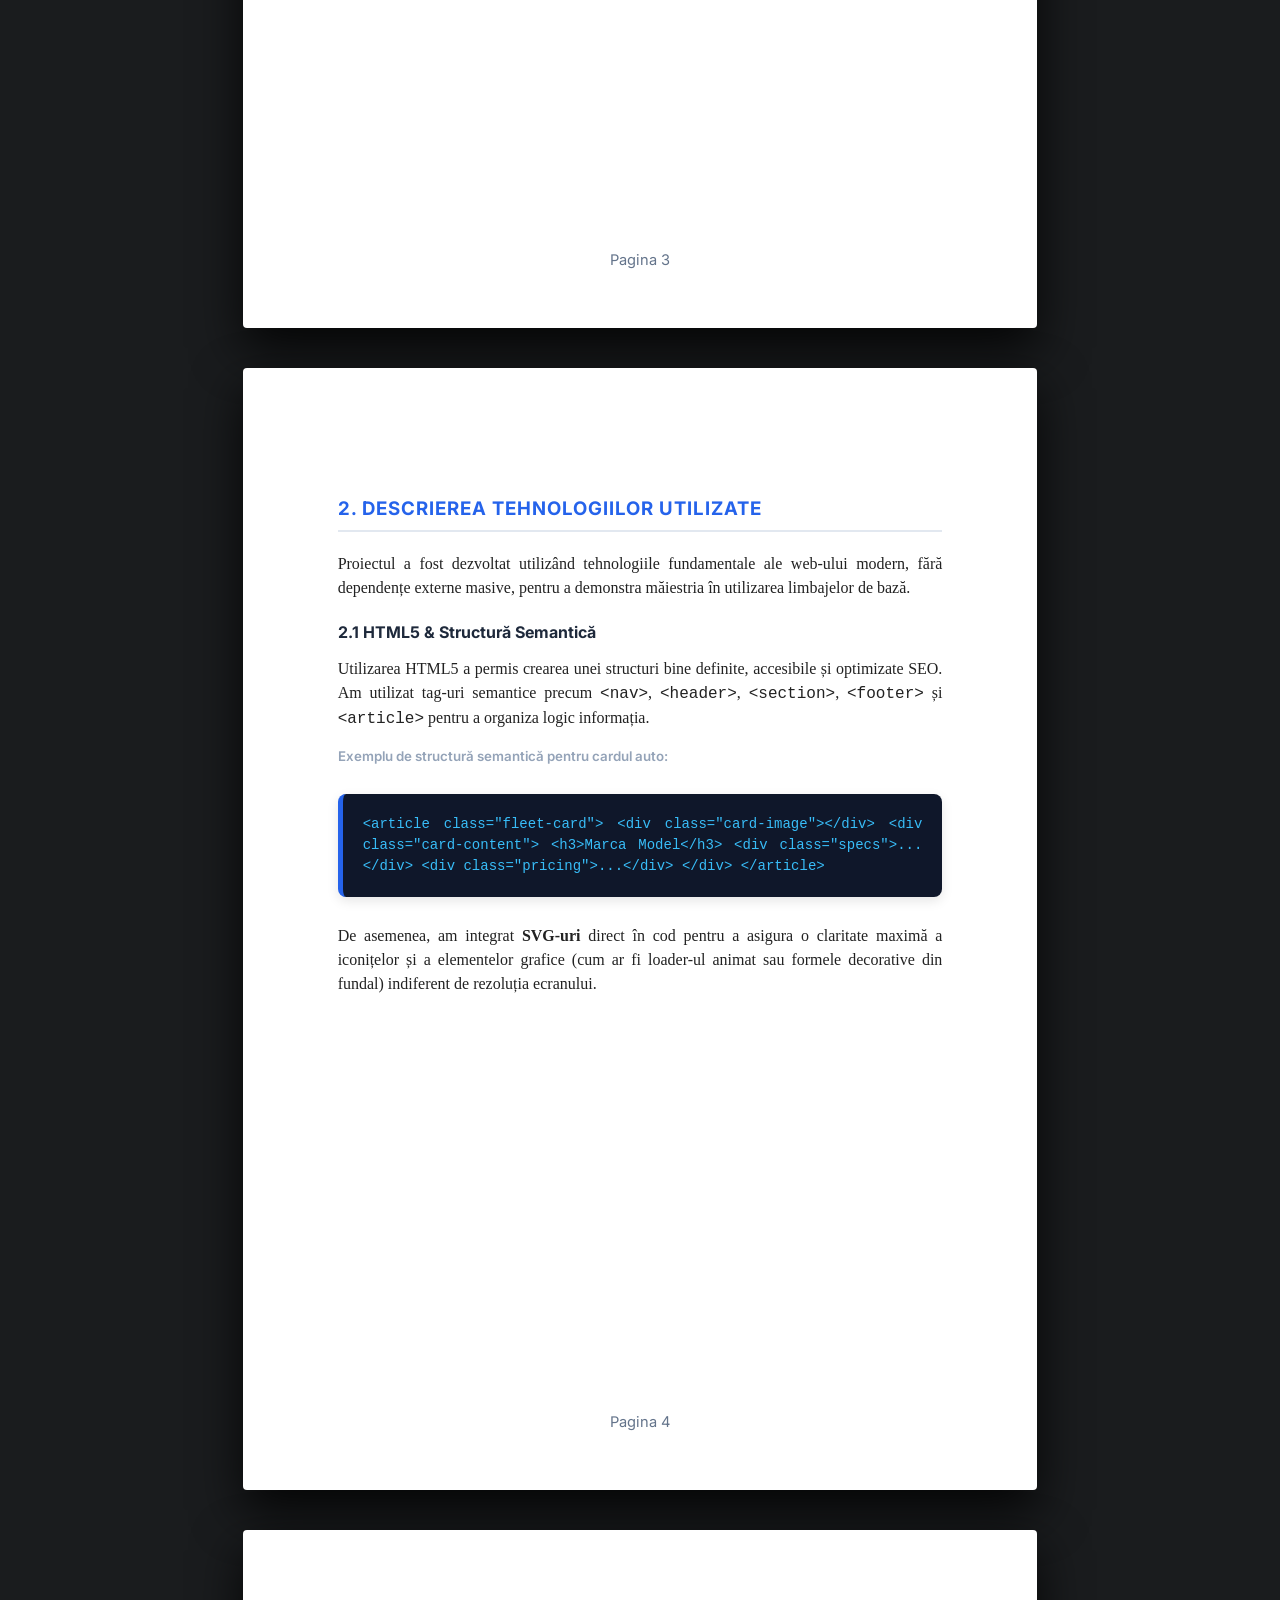
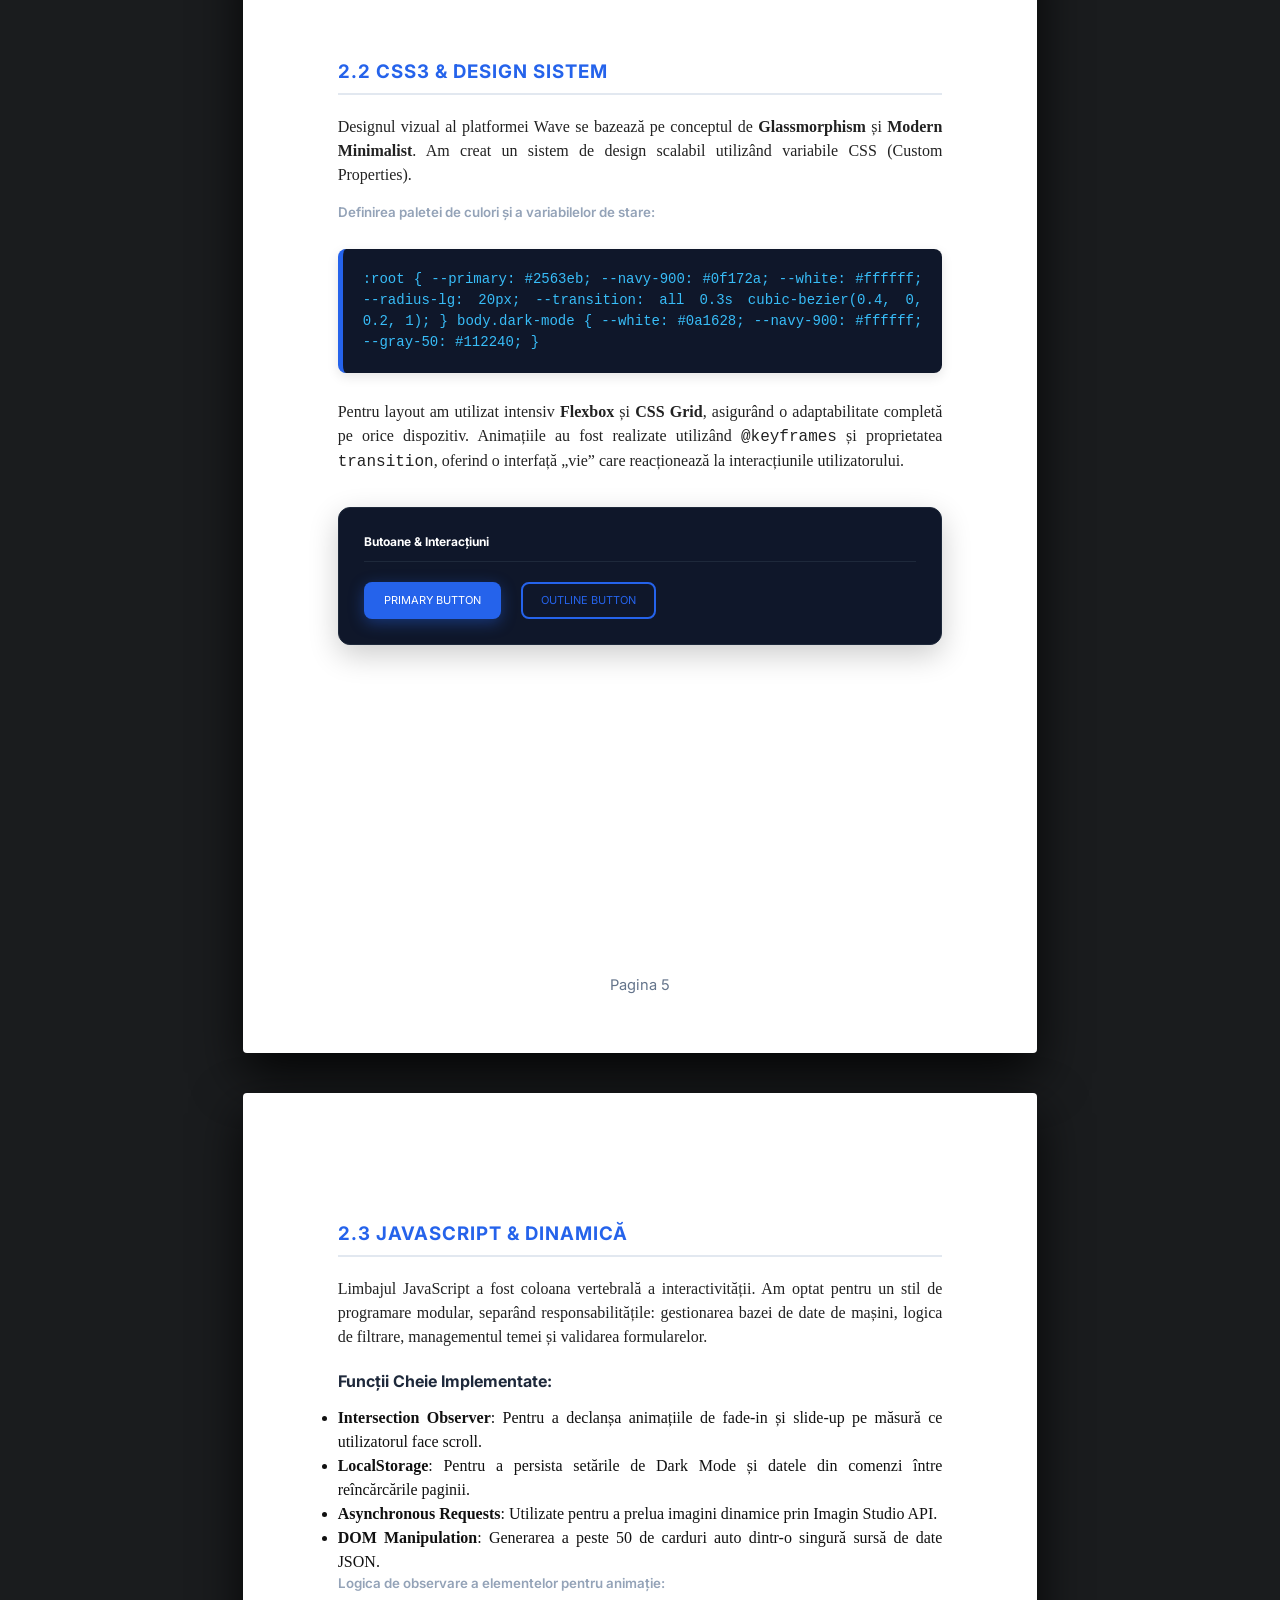
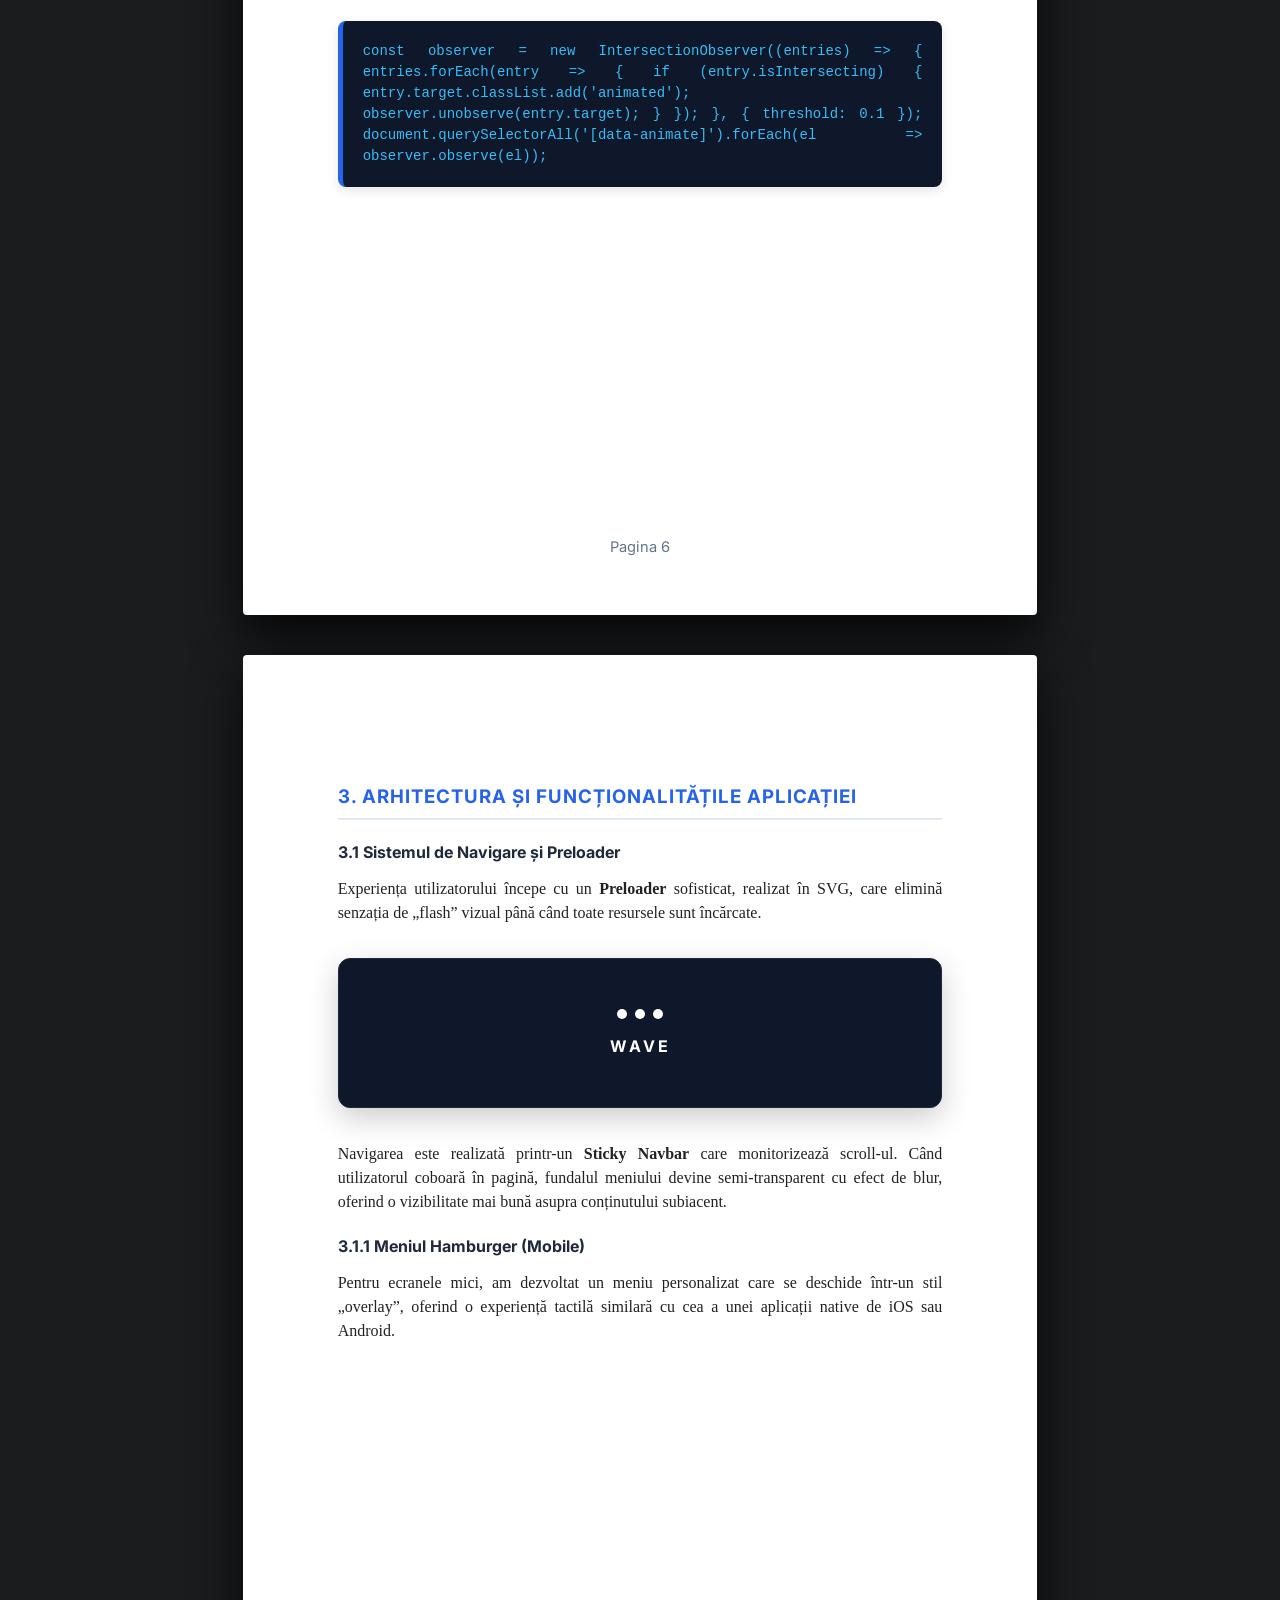
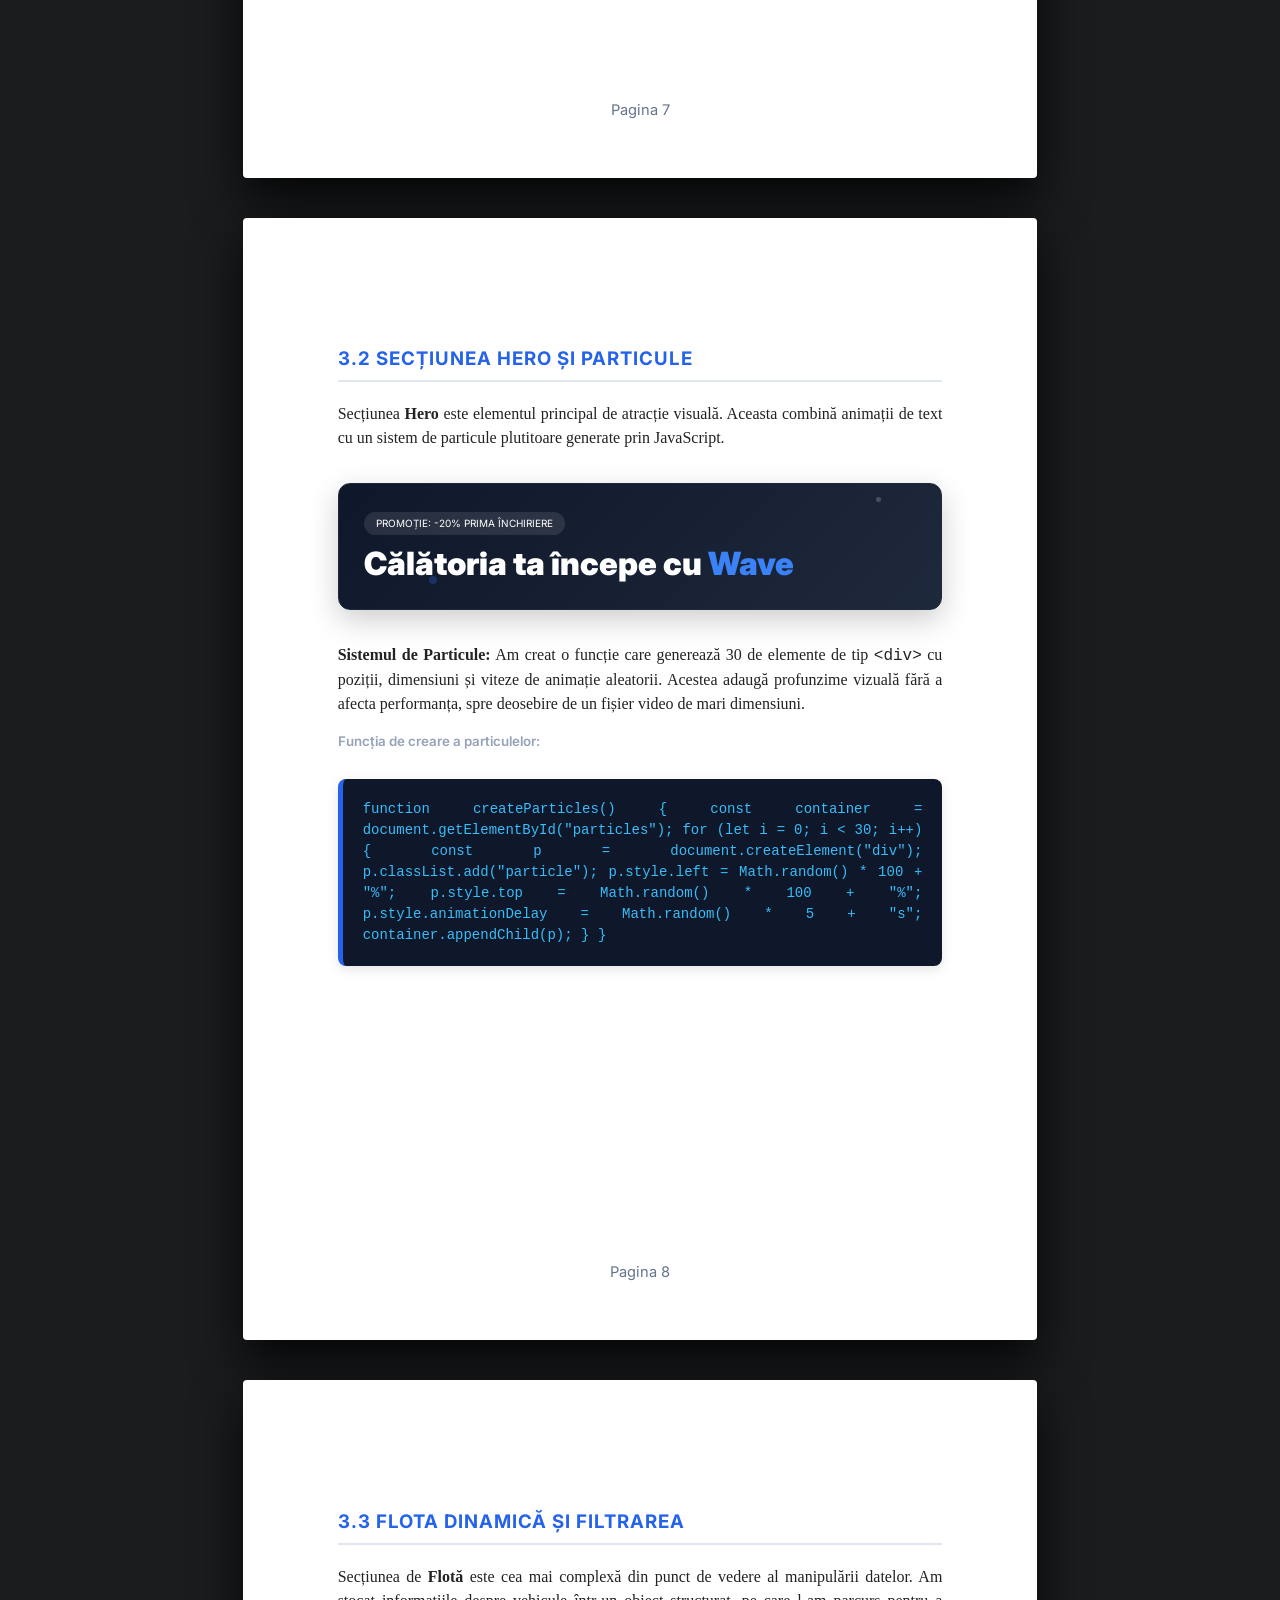
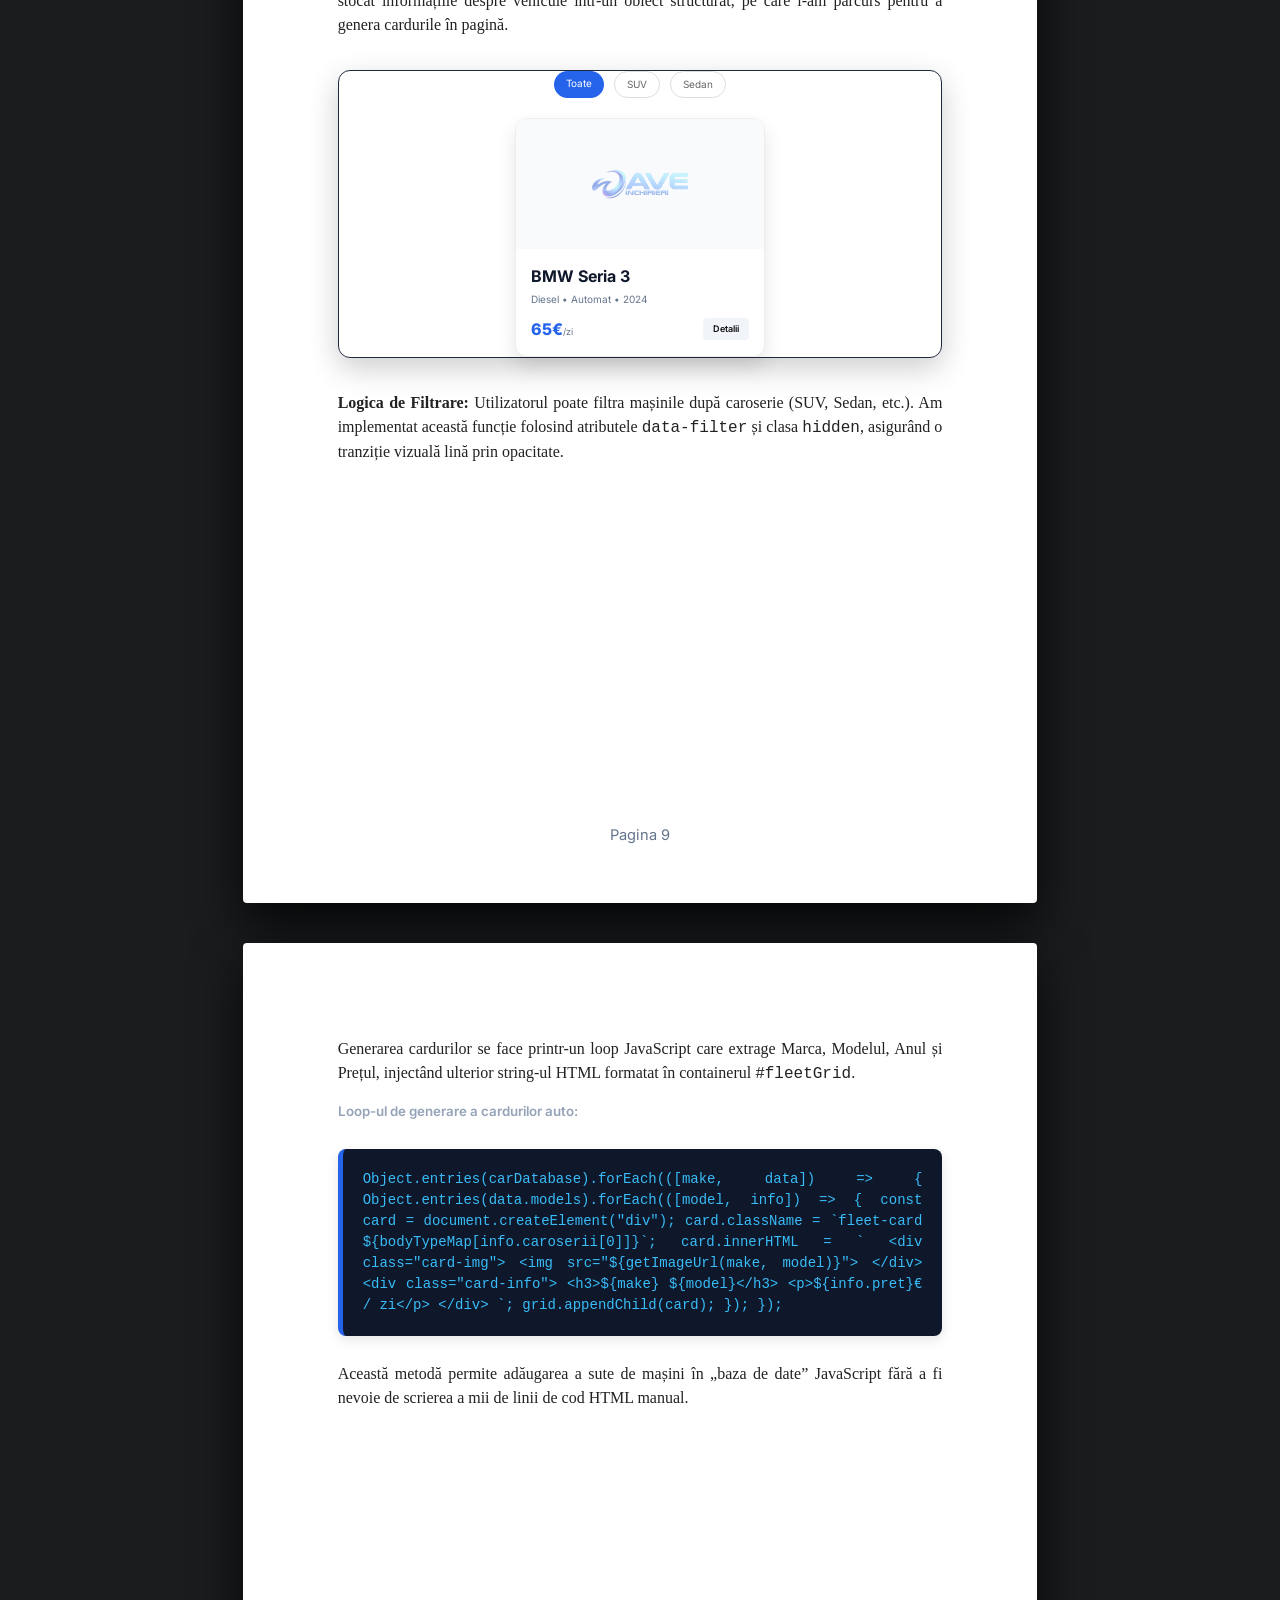
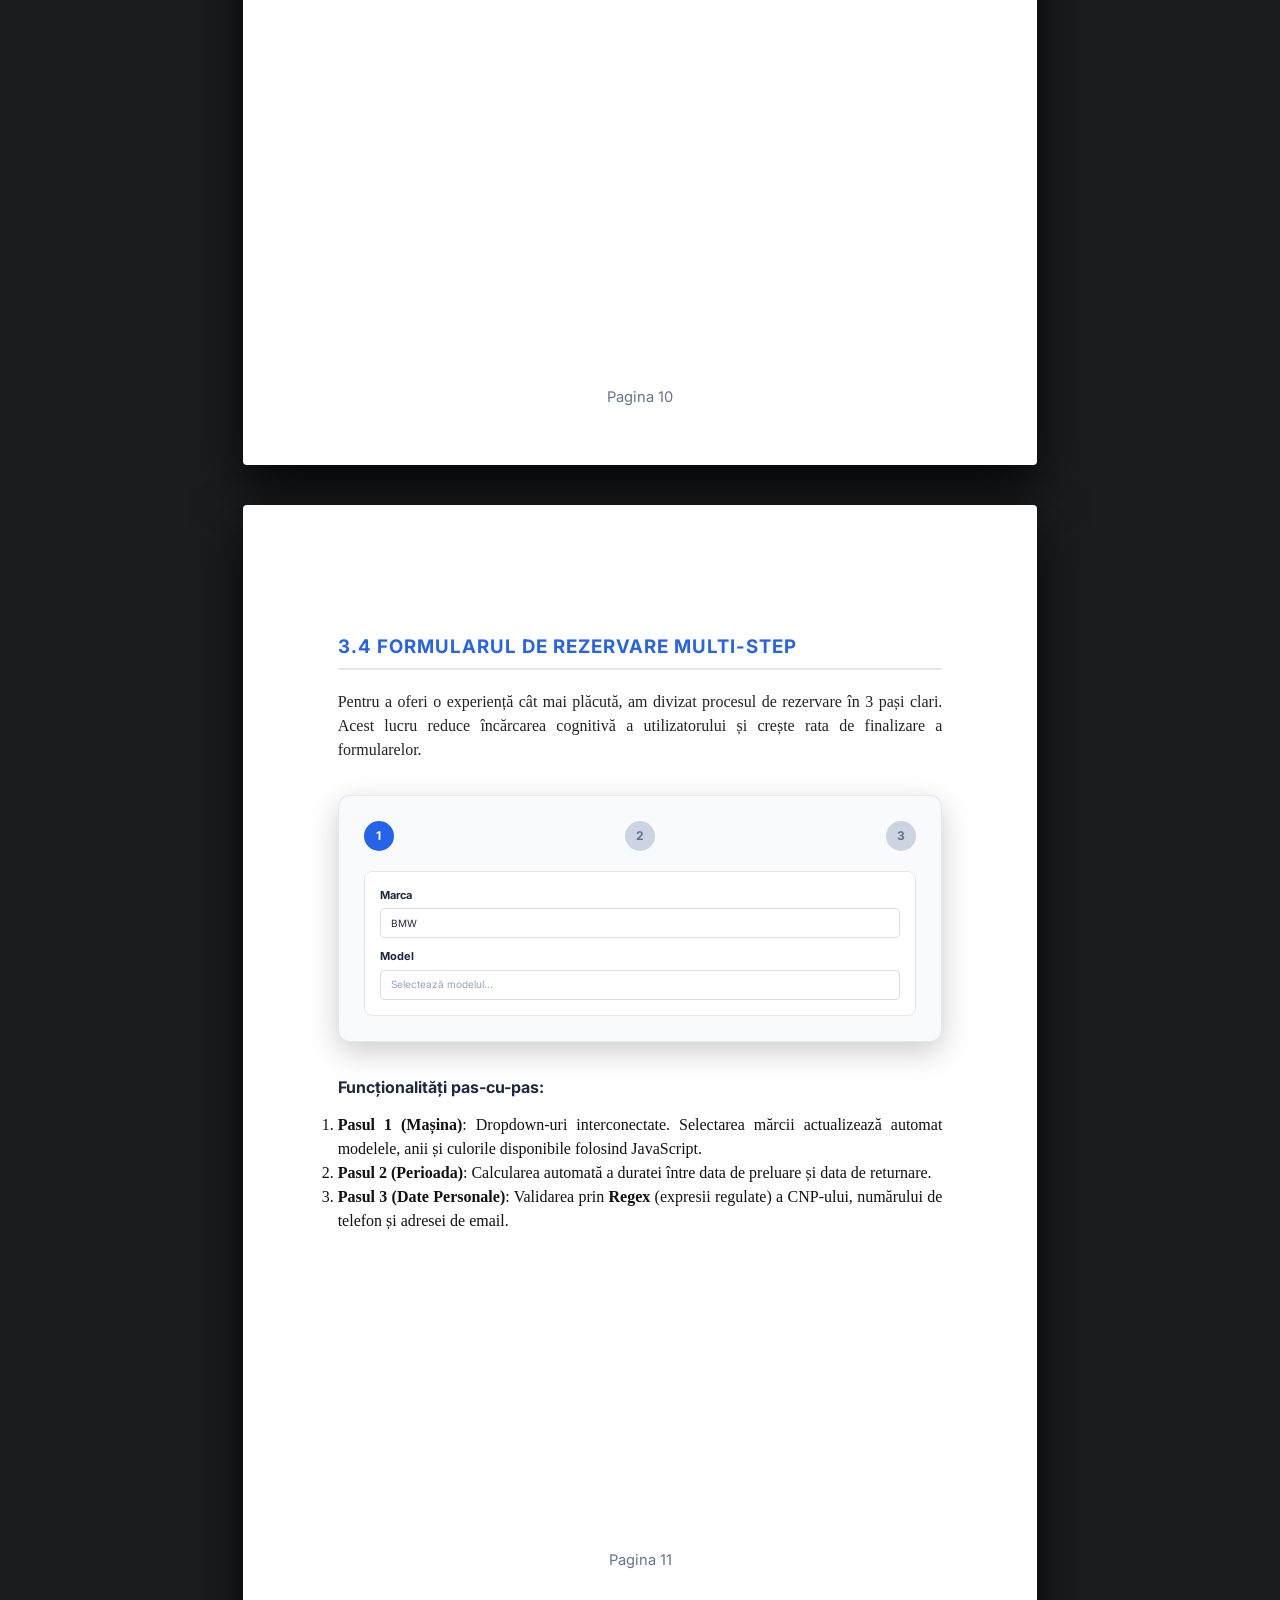
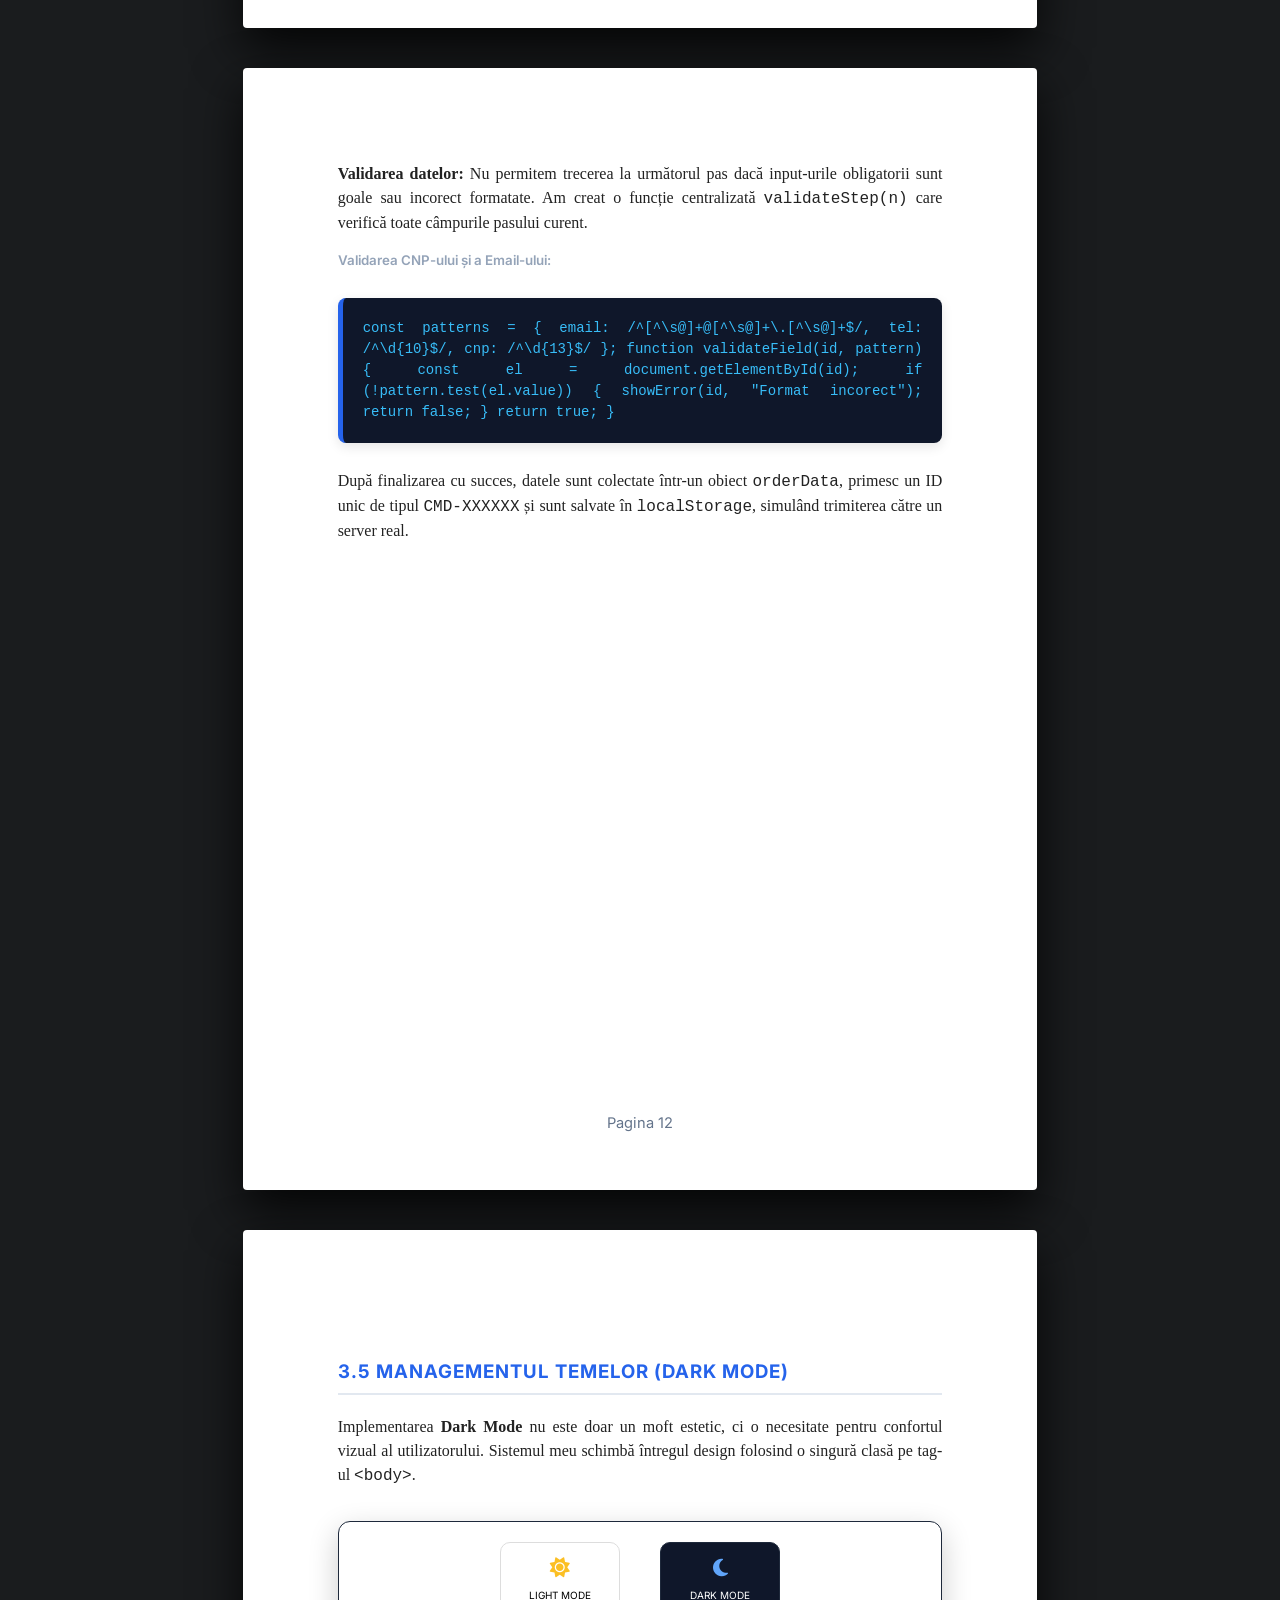
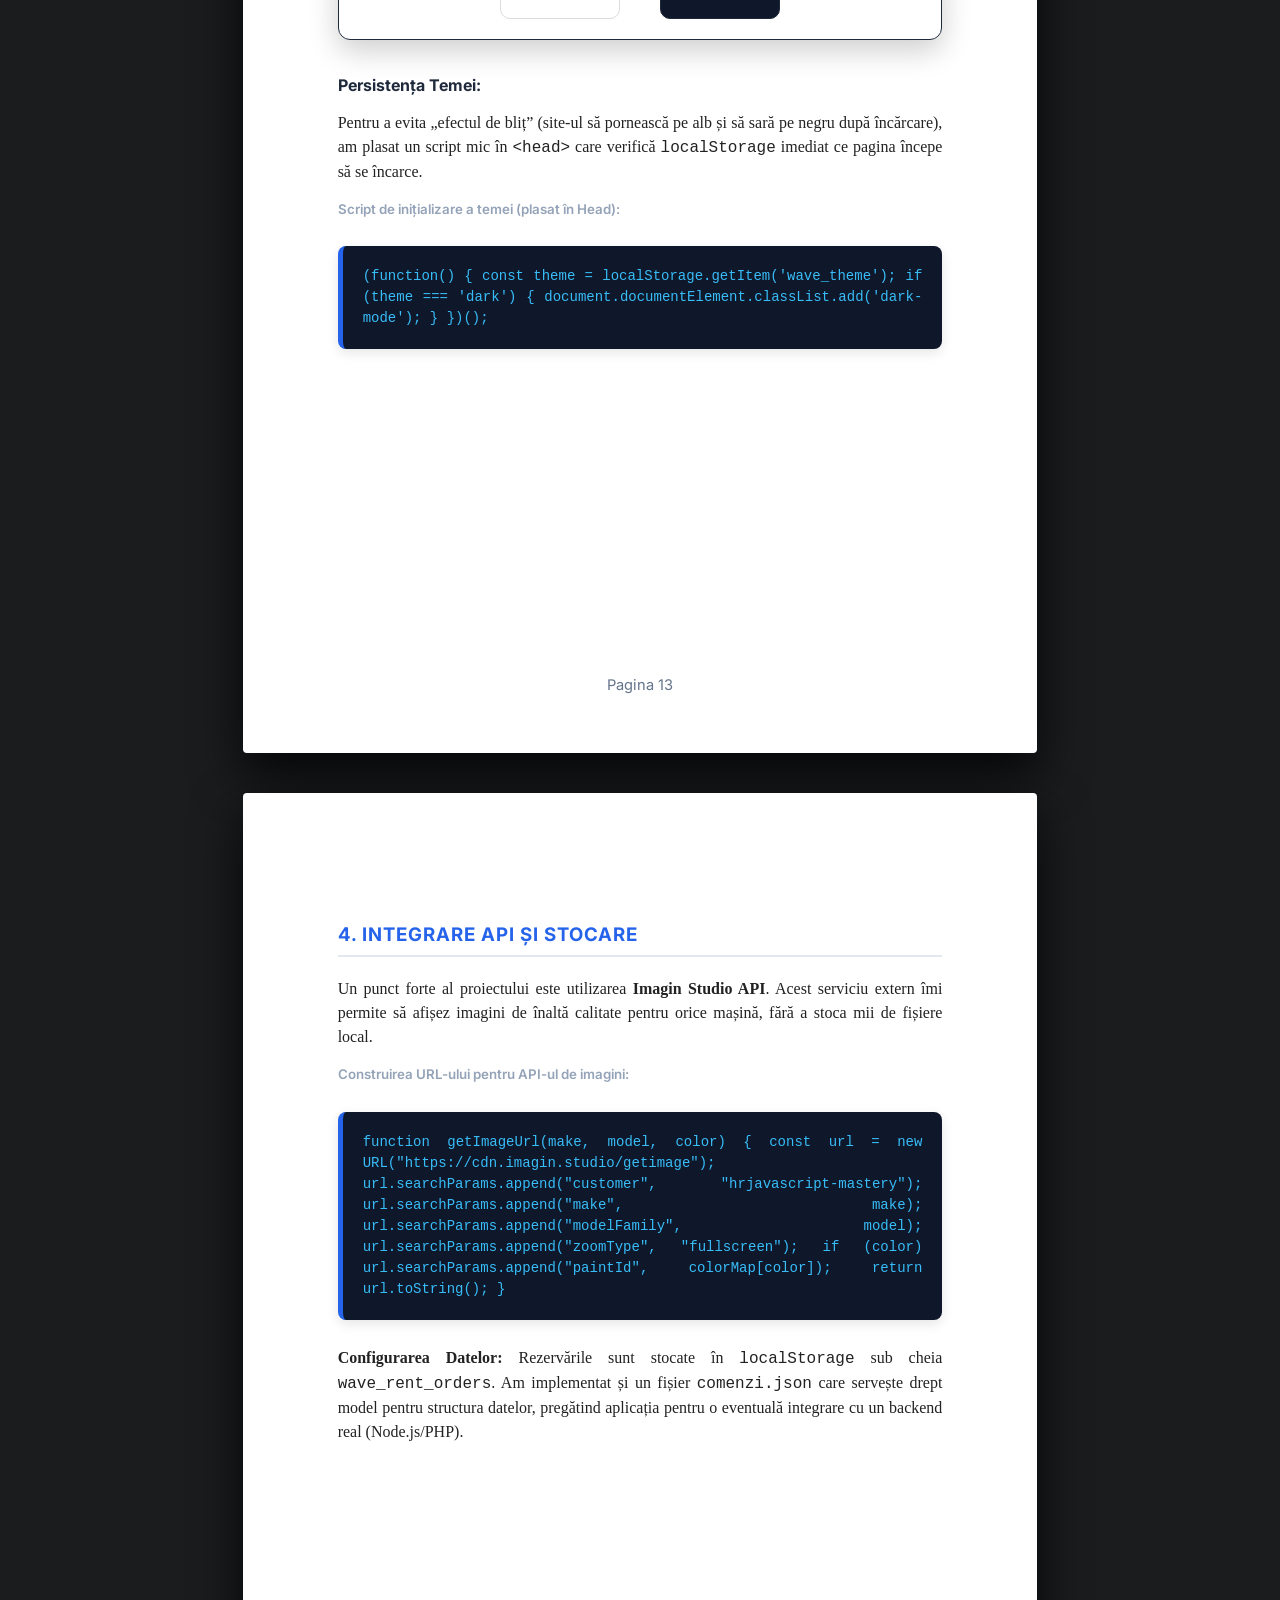
<file: documentatie.html>
<!DOCTYPE html>
<html lang="ro">
<head>
    <meta charset="UTF-8">
    <meta name="viewport" content="width=device-width, initial-scale=1.0">
    <title>Documentație Atestat 2026 | Wave - Cojocariu David</title>
    <link rel="icon" type="image/png" href="logo.png">
    <link rel="stylesheet" href="style.css">
    <link href="https://fonts.googleapis.com/css2?family=Inter:wght@300;400;500;600;700;800;900&family=Playfair+Display:wght@700;800;900&display=swap" rel="stylesheet">
    <link rel="stylesheet" href="https://cdnjs.cloudflare.com/ajax/libs/font-awesome/6.5.1/css/all.min.css">
    <style>
        :root {
            --pdf-bg: #1a1c1e;
            --page-width: 210mm;
            --page-height: 297mm;
            --accent: #2563eb;
        }

        body {
            background: var(--pdf-bg);
            margin: 0;
            padding: 80px 0;
            display: flex;
            flex-direction: column;
            align-items: center;
            font-family: 'Times New Roman', serif;
            line-height: 1.5;
            text-align: justify;
            font-size: 12pt;
        }

        .pdf-viewer {
            display: flex;
            flex-direction: column;
            gap: 40px;
            max-width: 100%;
        }

        .page {
            background: white;
            width: var(--page-width);
            min-height: var(--page-height);
            padding: 2.5cm;
            box-shadow: 0 20px 50px rgba(0,0,0,0.8);
            box-sizing: border-box;
            position: relative;
            color: #111;
            overflow: hidden;
            border-radius: 4px;
        }

        .doc-header {
            position: fixed;
            top: 0;
            left: 0;
            right: 0;
            height: 65px;
            background: #0f172a;
            border-bottom: 2px solid var(--accent);
            z-index: 2000;
            display: flex;
            align-items: center;
            padding: 0 40px;
            justify-content: space-between;
            color: white;
            font-family: 'Inter', sans-serif;
        }

        .doc-header .info { display: flex; align-items: center; gap: 20px; }
        .doc-header img { height: 35px; }

        /* Typography */
        h1 { font-size: 26pt; margin: 40pt 0 20pt; font-family: 'Inter', sans-serif; font-weight: 900; color: #0f172a; text-align: center; line-height: 1.2; }
        h2 { font-size: 14pt; margin: 25pt 0 15pt; border-bottom: 2px solid #e2e8f0; padding-bottom: 5pt; color: var(--accent); font-family: 'Inter', sans-serif; text-transform: uppercase; letter-spacing: 1px; font-weight: 700; }
        h3 { font-size: 12pt; margin: 15pt 0 10pt; color: #1e293b; font-family: 'Inter', sans-serif; font-weight: 700; }
        p { font-size: 12pt; line-height: 1.5; text-align: justify; margin-bottom: 12pt; color: #222; }
        
        .code-block {
            background: #0f172a;
            color: #38bdf8;
            padding: 20px;
            border-radius: 8px;
            font-family: 'Consolas', 'Monaco', monospace;
            font-size: 10.5pt;
            margin: 20pt 0;
            overflow-x: auto;
            border-left: 5px solid var(--accent);
            box-shadow: 0 4px 12px rgba(0,0,0,0.1);
        }

        .code-title {
            font-family: 'Inter', sans-serif;
            font-size: 10pt;
            font-weight: 600;
            color: #94a3b8;
            margin-bottom: 5px;
            display: block;
        }

        /* Mockups */
        .mockup {
            background: #0f172a;
            border-radius: 12px;
            padding: 25px;
            margin: 25pt 0;
            color: white;
            font-family: 'Inter', sans-serif;
            border: 1px solid #1e293b;
            box-shadow: 0 10px 30px rgba(0,0,0,0.2);
        }

        .mockup-header {
            display: flex;
            justify-content: space-between;
            align-items: center;
            margin-bottom: 20px;
            border-bottom: 1px solid #1e293b;
            padding-bottom: 10px;
        }

        .mockup-nav { display: flex; gap: 15px; font-size: 10px; color: #94a3b8; }
        .mockup-nav span.active { color: white; border-bottom: 1px solid white; }

        .mockup-fleet-card {
            width: 250px;
            background: #1e293b;
            border-radius: 12px;
            overflow: hidden;
            margin: 0 auto;
        }
        .mockup-fleet-img { height: 130px; background: #0f172a; display: flex; align-items: center; justify-content: center; }
        .mockup-fleet-info { padding: 15px; }
        .mockup-fleet-price { display: flex; justify-content: space-between; align-items: center; margin-top: 10px; }

        .mockup-form-progress {
            display: flex;
            justify-content: space-between;
            margin-bottom: 20px;
            position: relative;
        }
        .mockup-step { width: 30px; height: 30px; background: var(--accent); border-radius: 50%; display: flex; align-items: center; justify-content: center; font-size: 12px; font-weight: bold; }
        .mockup-line { position: absolute; top: 15px; left: 30px; right: 30px; height: 2px; background: #334155; z-index: -1; }

        .page-number {
            position: absolute;
            bottom: 1.5cm;
            left: 0;
            right: 0;
            text-align: center;
            font-size: 11pt;
            color: #64748b;
            font-family: 'Inter', sans-serif;
        }

        @media print {
            body { background: white; padding: 0; }
            .doc-header { display: none; }
            .page { box-shadow: none; margin: 0; page-break-after: always; width: 100%; border: none; }
        }
    </style>
</head>
<body>
    <div class="doc-header">
        <div class="info">
            <img src="wave.png" alt="Wave Logo">
            <div style="border-left: 1px solid #334155; padding-left: 20px;">
                <span style="display: block; font-size: 14px; font-weight: 700;">DOCUMENTAȚIE ATESTAT</span>
                <span style="font-size: 11px; color: #94a3b8;">Cojocariu David - Colegiul Național „A.T. Laurian”</span>
            </div>
        </div>
        <a href="index.html" class="btn btn-primary" style="font-size: 13px; font-weight: 600; border-radius: 6px;">Înapoi la Proiect</a>
    </div>

    <div class="pdf-viewer">
        <!-- PAGINA 1: TITLU -->
        <div class="page">
            <div style="text-align: center; display: flex; flex-direction: column; height: 100%; justify-content: space-between;">
                <div>
                    <h3 style="margin-top: 0;">COLEGIUL NAȚIONAL „A. T. LAURIAN” BOTOȘANI</h3>
                    <h4 style="font-weight: 400; margin-top: 10px;">Specializarea Matematică-Informatică, Intensiv Informatică</h4>
                </div>

                <div style="margin: 40pt 0;">
                    <div style="font-size: 12pt; font-weight: 600; color: var(--accent); margin-bottom: 15pt; text-transform: uppercase;">PROIECT PENTRU OBȚINEREA CERTIFICATULUI DE COMPETENȚE PROFESIONALE</div>
                    <h1 style="font-size: 36pt; margin-top: 0; color: #000;">WAVE</h1>
                    <div style="font-size: 18pt; font-weight: 400; color: #475569; margin-top: -5pt;">Platformă Digitală Premium de Închirieri Auto</div>
                </div>

                <div style="display: flex; justify-content: space-between; text-align: left; margin: 50pt 0; border-top: 2px solid #f1f5f9; padding-top: 40pt;">
                    <div>
                        <div style="font-size: 11pt; color: #64748b; text-transform: uppercase; letter-spacing: 1px;">Profesor Coordonator:</div>
                        <div style="font-size: 16pt; font-weight: 700; margin-top: 5px;">GIOCAȘ CARMEN AFRODITA</div>
                    </div>
                    <div style="text-align: right;">
                        <div style="font-size: 11pt; color: #64748b; text-transform: uppercase; letter-spacing: 1px;">Absolvent:</div>
                        <div style="font-size: 16pt; font-weight: 700; margin-top: 5px;">COJOCARIU DAVID</div>
                    </div>
                </div>

                <div style="font-size: 14pt; font-weight: 600; border-top: 1px solid #eee; padding-top: 20pt;">2026</div>
            </div>
            <div class="page-number">Pagina 1</div>
        </div>

        <!-- PAGINA 2: CUPRINS -->
        <div class="page">
            <h2>Cuprins</h2>
            <div style="margin-top: 30pt; line-height: 2.2; font-size: 13pt;">
                <div style="display: flex; justify-content: space-between; border-bottom: 1px dotted #ccc;">
                    <span>1. <strong>Argument</strong></span><span>pag. 3</span>
                </div>
                <div style="display: flex; justify-content: space-between; border-bottom: 1px dotted #ccc;">
                    <span>2. <strong>Descrierea Tehnologiilor Utilizate</strong></span><span>pag. 4</span>
                </div>
                <div style="display: flex; justify-content: space-between; border-bottom: 1px dotted #ccc; padding-left: 20px;">
                    <span>2.1 HTML5 & Structură Semantică</span><span>pag. 4</span>
                </div>
                <div style="display: flex; justify-content: space-between; border-bottom: 1px dotted #ccc; padding-left: 20px;">
                    <span>2.2 CSS3 & Design Sistem</span><span>pag. 5</span>
                </div>
                <div style="display: flex; justify-content: space-between; border-bottom: 1px dotted #ccc; padding-left: 20px;">
                    <span>2.3 JavaScript & Dinamică</span><span>pag. 6</span>
                </div>
                <div style="display: flex; justify-content: space-between; border-bottom: 1px dotted #ccc;">
                    <span>3. <strong>Arhitectura și Funcționalitățile Aplicației</strong></span><span>pag. 7</span>
                </div>
                <div style="display: flex; justify-content: space-between; border-bottom: 1px dotted #ccc; padding-left: 20px;">
                    <span>3.1 Sistemul de Navigare și Preloader</span><span>pag. 7</span>
                </div>
                <div style="display: flex; justify-content: space-between; border-bottom: 1px dotted #ccc; padding-left: 20px;">
                    <span>3.2 Secțiunea Hero și Particule</span><span>pag. 8</span>
                </div>
                <div style="display: flex; justify-content: space-between; border-bottom: 1px dotted #ccc; padding-left: 20px;">
                    <span>3.3 Flota Dinamică și Filtrarea</span><span>pag. 9</span>
                </div>
                <div style="display: flex; justify-content: space-between; border-bottom: 1px dotted #ccc; padding-left: 20px;">
                    <span>3.4 Formularul de Rezervare Multi-Step</span><span>pag. 11</span>
                </div>
                <div style="display: flex; justify-content: space-between; border-bottom: 1px dotted #ccc; padding-left: 20px;">
                    <span>3.5 Managementul Temelor (Dark Mode)</span><span>pag. 13</span>
                </div>
                <div style="display: flex; justify-content: space-between; border-bottom: 1px dotted #ccc;">
                    <span>4. <strong>Integrare API și Stocare</strong></span><span>pag. 14</span>
                </div>
                <div style="display: flex; justify-content: space-between; border-bottom: 1px dotted #ccc;">
                    <span>5. <strong>Cerințe Hardware și Software</strong></span><span>pag. 15</span>
                </div>
                <div style="display: flex; justify-content: space-between; border-bottom: 1px dotted #ccc;">
                    <span>6. <strong>Concluzii</strong></span><span>pag. 16</span>
                </div>
                <div style="display: flex; justify-content: space-between; border-bottom: 1px dotted #ccc;">
                    <span>7. <strong>Bibliografie</strong></span><span>pag. 17</span>
                </div>
            </div>
            <div class="page-number">Pagina 2</div>
        </div>

        <!-- PAGINA 3: ARGUMENT -->
        <div class="page">
            <h2>1. Argument</h2>
            <p>Alegerea temei proiectului de atestat, <strong>„Wave — Platformă Digitală Premium de Închirieri Auto”</strong>, a fost motivată de dorința de a explora și implementa cele mai noi tehnologii web într-un context practic și utilitar. Într-o eră digitală în continuă expansiune, industria de rent-a-car necesită soluții software care să ofere nu doar funcționalitate, ci și o experiență de utilizare (UX) de înalt nivel.</p>
            <p>Prin acest proiect, am urmărit crearea unui ecosistem digital complet care să simuleze fluxul real al unui business de închirieri: de la captarea atenției prin design, până la gestionarea datelor și procesarea unei rezervări. Am pus accent pe <strong>performanță</strong>, <strong>interactivitate</strong> și <strong>estetică modernă</strong>.</p>
            <p>Principalele obiective tehnice ale proiectului au fost:</p>
            <ul>
                <li>Implementarea unui sistem de generare dinamică a conținutului pentru a reduce timpul de încărcare și a ușura mentenanța.</li>
                <li>Integrarea unor servicii externe (API-uri) pentru a oferi o reprezentare vizuală realistă a flotei.</li>
                <li>Crearea unui sistem de teme (Light/Dark) bazat pe preferințele utilizatorului, utilizând variabile CSS native.</li>
                <li>Dezvoltarea unui formular complex, validat prin JavaScript, care să asigure colectarea corectă a datelor clienților.</li>
            </ul>
            <div class="page-number">Pagina 3</div>
        </div>

        <!-- PAGINA 4: TEHNOLOGII -->
        <div class="page">
            <h2>2. Descrierea Tehnologiilor Utilizate</h2>
            <p>Proiectul a fost dezvoltat utilizând tehnologiile fundamentale ale web-ului modern, fără dependențe externe masive, pentru a demonstra măiestria în utilizarea limbajelor de bază.</p>
            
            <h3>2.1 HTML5 & Structură Semantică</h3>
            <p>Utilizarea HTML5 a permis crearea unei structuri bine definite, accesibile și optimizate SEO. Am utilizat tag-uri semantice precum <code>&lt;nav&gt;</code>, <code>&lt;header&gt;</code>, <code>&lt;section&gt;</code>, <code>&lt;footer&gt;</code> și <code>&lt;article&gt;</code> pentru a organiza logic informația.</p>
            
            <span class="code-title">Exemplu de structură semantică pentru cardul auto:</span>
            <div class="code-block">
&lt;article class="fleet-card"&gt;
    &lt;div class="card-image"&gt;&lt;/div&gt;
    &lt;div class="card-content"&gt;
        &lt;h3&gt;Marca Model&lt;/h3&gt;
        &lt;div class="specs"&gt;...&lt;/div&gt;
        &lt;div class="pricing"&gt;...&lt;/div&gt;
    &lt;/div&gt;
&lt;/article&gt;
            </div>

            <p>De asemenea, am integrat <strong>SVG-uri</strong> direct în cod pentru a asigura o claritate maximă a iconițelor și a elementelor grafice (cum ar fi loader-ul animat sau formele decorative din fundal) indiferent de rezoluția ecranului.</p>
            <div class="page-number">Pagina 4</div>
        </div>

        <!-- PAGINA 5: CSS -->
        <div class="page">
            <h2>2.2 CSS3 & Design Sistem</h2>
            <p>Designul vizual al platformei Wave se bazează pe conceptul de <strong>Glassmorphism</strong> și <strong>Modern Minimalist</strong>. Am creat un sistem de design scalabil utilizând variabile CSS (Custom Properties).</p>
            
            <span class="code-title">Definirea paletei de culori și a variabilelor de stare:</span>
            <div class="code-block">
:root {
    --primary: #2563eb;
    --navy-900: #0f172a;
    --white: #ffffff;
    --radius-lg: 20px;
    --transition: all 0.3s cubic-bezier(0.4, 0, 0.2, 1);
}

body.dark-mode {
    --white: #0a1628;
    --navy-900: #ffffff;
    --gray-50: #112240;
}
            </div>

            <p>Pentru layout am utilizat intensiv <strong>Flexbox</strong> și <strong>CSS Grid</strong>, asigurând o adaptabilitate completă pe orice dispozitiv. Animațiile au fost realizate utilizând <code>@keyframes</code> și proprietatea <code>transition</code>, oferind o interfață „vie” care reacționează la interacțiunile utilizatorului.</p>
            
            <div class="mockup">
                <div class="mockup-header">
                    <div style="font-size: 12px; font-weight: 700;">Butoane & Interacțiuni</div>
                </div>
                <div style="display: flex; gap: 20px;">
                    <div style="background: var(--accent); padding: 10px 20px; border-radius: 8px; font-size: 11px; box-shadow: 0 4px 15px rgba(37, 99, 235, 0.4);">PRIMARY BUTTON</div>
                    <div style="border: 2px solid var(--accent); padding: 8px 18px; border-radius: 8px; font-size: 11px; color: var(--accent);">OUTLINE BUTTON</div>
                </div>
            </div>
            <div class="page-number">Pagina 5</div>
        </div>

        <!-- PAGINA 6: JS -->
        <div class="page">
            <h2>2.3 JavaScript & Dinamică</h2>
            <p>Limbajul JavaScript a fost coloana vertebrală a interactivității. Am optat pentru un stil de programare modular, separând responsabilitățile: gestionarea bazei de date de mașini, logica de filtrare, managementul temei și validarea formularelor.</p>
            
            <h3>Funcții Cheie Implementate:</h3>
            <ul>
                <li><strong>Intersection Observer</strong>: Pentru a declanșa animațiile de fade-in și slide-up pe măsură ce utilizatorul face scroll.</li>
                <li><strong>LocalStorage</strong>: Pentru a persista setările de Dark Mode și datele din comenzi între reîncărcările paginii.</li>
                <li><strong>Asynchronous Requests</strong>: Utilizate pentru a prelua imagini dinamice prin Imagin Studio API.</li>
                <li><strong>DOM Manipulation</strong>: Generarea a peste 50 de carduri auto dintr-o singură sursă de date JSON.</li>
            </ul>

            <span class="code-title">Logica de observare a elementelor pentru animație:</span>
            <div class="code-block">
const observer = new IntersectionObserver((entries) => {
    entries.forEach(entry => {
        if (entry.isIntersecting) {
            entry.target.classList.add('animated');
            observer.unobserve(entry.target);
        }
    });
}, { threshold: 0.1 });

document.querySelectorAll('[data-animate]').forEach(el => observer.observe(el));
            </div>
            <div class="page-number">Pagina 6</div>
        </div>

        <!-- PAGINA 7: ARHITECTURA -->
        <div class="page">
            <h2>3. Arhitectura și Funcționalitățile Aplicației</h2>
            
            <h3>3.1 Sistemul de Navigare și Preloader</h3>
            <p>Experiența utilizatorului începe cu un <strong>Preloader</strong> sofisticat, realizat în SVG, care elimină senzația de „flash” vizual până când toate resursele sunt încărcate.</p>
            
            <div class="mockup" style="background: #0f172a; display: flex; flex-direction: column; align-items: center; justify-content: center; height: 150px;">
                <div style="display: flex; gap: 8px;">
                    <div style="width: 10px; height: 10px; background: white; border-radius: 50%; animation: pulse 1s infinite;"></div>
                    <div style="width: 10px; height: 10px; background: white; border-radius: 50%; animation: pulse 1s infinite 0.2s;"></div>
                    <div style="width: 10px; height: 10px; background: white; border-radius: 50%; animation: pulse 1s infinite 0.4s;"></div>
                </div>
                <div style="margin-top: 15px; font-weight: 700; letter-spacing: 3px;">WAVE</div>
            </div>

            <p>Navigarea este realizată printr-un <strong>Sticky Navbar</strong> care monitorizează scroll-ul. Când utilizatorul coboară în pagină, fundalul meniului devine semi-transparent cu efect de blur, oferind o vizibilitate mai bună asupra conținutului subiacent.</p>
            
            <h3>3.1.1 Meniul Hamburger (Mobile)</h3>
            <p>Pentru ecranele mici, am dezvoltat un meniu personalizat care se deschide într-un stil „overlay”, oferind o experiență tactilă similară cu cea a unei aplicații native de iOS sau Android.</p>
            <div class="page-number">Pagina 7</div>
        </div>

        <!-- PAGINA 8: HERO -->
        <div class="page">
            <h2>3.2 Secțiunea Hero și Particule</h2>
            <p>Secțiunea <strong>Hero</strong> este elementul principal de atracție visuală. Aceasta combină animații de text cu un sistem de particule plutitoare generate prin JavaScript.</p>
            
            <div class="mockup" style="background: linear-gradient(135deg, #0f172a 0%, #1e293b 100%); position: relative; overflow: hidden;">
                <div style="position: absolute; top: 10%; right: 10%; width: 5px; height: 5px; background: rgba(255,255,255,0.2); border-radius: 50%;"></div>
                <div style="position: absolute; bottom: 20%; left: 15%; width: 8px; height: 8px; background: rgba(37,99,235,0.3); border-radius: 50%;"></div>
                <div style="position: relative; z-index: 2;">
                    <div style="background: rgba(255,255,255,0.1); display: inline-block; padding: 4px 12px; border-radius: 20px; font-size: 10px; margin-bottom: 10px;">PROMOȚIE: -20% PRIMA ÎNCHIRIERE</div>
                    <h1 style="color: white; text-align: left; font-size: 24pt; margin: 0;">Călătoria ta începe cu <span style="color: #3b82f6;">Wave</span></h1>
                </div>
            </div>

            <p><strong>Sistemul de Particule:</strong> Am creat o funcție care generează 30 de elemente de tip <code>&lt;div&gt;</code> cu poziții, dimensiuni și viteze de animație aleatorii. Acestea adaugă profunzime vizuală fără a afecta performanța, spre deosebire de un fișier video de mari dimensiuni.</p>
            
            <span class="code-title">Funcția de creare a particulelor:</span>
            <div class="code-block">
function createParticles() {
    const container = document.getElementById("particles");
    for (let i = 0; i < 30; i++) {
        const p = document.createElement("div");
        p.classList.add("particle");
        p.style.left = Math.random() * 100 + "%";
        p.style.top = Math.random() * 100 + "%";
        p.style.animationDelay = Math.random() * 5 + "s";
        container.appendChild(p);
    }
}
            </div>
            <div class="page-number">Pagina 8</div>
        </div>

        <!-- PAGINA 9: FLOTA -->
        <div class="page">
            <h2>3.3 Flota Dinamică și Filtrarea</h2>
            <p>Secțiunea de <strong>Flotă</strong> este cea mai complexă din punct de vedere al manipulării datelor. Am stocat informațiile despre vehicule într-un obiect structurat, pe care l-am parcurs pentru a genera cardurile în pagină.</p>
            
            <div class="mockup" style="background: transparent; color: #111; padding: 0;">
                <div style="display: flex; justify-content: center; gap: 10px; margin-bottom: 20px;">
                    <div style="background: var(--accent); color: white; padding: 5px 12px; border-radius: 20px; font-size: 10px; font-family: 'Inter';">Toate</div>
                    <div style="border: 1px solid #ddd; color: #666; padding: 5px 12px; border-radius: 20px; font-size: 10px; font-family: 'Inter';">SUV</div>
                    <div style="border: 1px solid #ddd; color: #666; padding: 5px 12px; border-radius: 20px; font-size: 10px; font-family: 'Inter';">Sedan</div>
                </div>
                
                <div class="mockup-fleet-card" style="box-shadow: 0 10px 20px rgba(0,0,0,0.1); border: 1px solid #eee; background: white;">
                    <div class="mockup-fleet-img" style="background: #f8fafc;">
                        <img src="wave.png" style="width: 100px; opacity: 0.4;">
                    </div>
                    <div class="mockup-fleet-info">
                        <div style="font-weight: 700; color: #0f172a;">BMW Seria 3</div>
                        <div style="font-size: 10px; color: #64748b; margin-top: 4px;">Diesel • Automat • 2024</div>
                        <div class="mockup-fleet-price">
                            <span style="font-size: 16px; font-weight: 800; color: var(--accent);">65€<small style="font-size: 9px; color: #64748b; font-weight: 400;">/zi</small></span>
                            <div style="background: #f1f5f9; padding: 4px 10px; border-radius: 4px; font-size: 9px; font-weight: 600;">Detalii</div>
                        </div>
                    </div>
                </div>
            </div>

            <p><strong>Logica de Filtrare:</strong> Utilizatorul poate filtra mașinile după caroserie (SUV, Sedan, etc.). Am implementat această funcție folosind atributele <code>data-filter</code> și clasa <code>hidden</code>, asigurând o tranziție vizuală lină prin opacitate.</p>
            <div class="page-number">Pagina 9</div>
        </div>

        <!-- PAGINA 10: GENERARE -->
        <div class="page">
            <p>Generarea cardurilor se face printr-un loop JavaScript care extrage Marca, Modelul, Anul și Prețul, injectând ulterior string-ul HTML formatat în containerul <code>#fleetGrid</code>.</p>
            
            <span class="code-title">Loop-ul de generare a cardurilor auto:</span>
            <div class="code-block">
Object.entries(carDatabase).forEach(([make, data]) => {
    Object.entries(data.models).forEach(([model, info]) => {
        const card = document.createElement("div");
        card.className = `fleet-card ${bodyTypeMap[info.caroserii[0]]}`;
        card.innerHTML = `
            &lt;div class="card-img"&gt;
                &lt;img src="${getImageUrl(make, model)}"&gt;
            &lt;/div&gt;
            &lt;div class="card-info"&gt;
                &lt;h3&gt;${make} ${model}&lt;/h3&gt;
                &lt;p&gt;${info.pret}€ / zi&lt;/p&gt;
            &lt;/div&gt;
        `;
        grid.appendChild(card);
    });
});
            </div>

            <p>Această metodă permite adăugarea a sute de mașini în „baza de date” JavaScript fără a fi nevoie de scrierea a mii de linii de cod HTML manual.</p>
            <div class="page-number">Pagina 10</div>
        </div>

        <!-- PAGINA 11: FORMULAR -->
        <div class="page">
            <h2>3.4 Formularul de Rezervare Multi-Step</h2>
            <p>Pentru a oferi o experiență cât mai plăcută, am divizat procesul de rezervare în 3 pași clari. Acest lucru reduce încărcarea cognitivă a utilizatorului și crește rata de finalizare a formularelor.</p>
            
            <div class="mockup" style="background: #f8fafc; border: 1px solid #e2e8f0; color: #1e293b;">
                <div class="mockup-form-progress">
                    <div class="mockup-step" style="background: var(--accent); color: white;">1</div>
                    <div class="mockup-step" style="background: #cbd5e1; color: #64748b;">2</div>
                    <div class="mockup-step" style="background: #cbd5e1; color: #64748b;">3</div>
                    <div class="mockup-line"></div>
                </div>
                <div style="background: white; border: 1px solid #e2e8f0; border-radius: 8px; padding: 15px; text-align: left;">
                    <div style="font-size: 11px; font-weight: 700; margin-bottom: 5px;">Marca</div>
                    <div style="height: 30px; border: 1px solid #ddd; border-radius: 4px; display: flex; align-items: center; padding-left: 10px; font-size: 10px;">BMW</div>
                    <div style="font-size: 11px; font-weight: 700; margin-top: 10px; margin-bottom: 5px;">Model</div>
                    <div style="height: 30px; border: 1px solid #ddd; border-radius: 4px; display: flex; align-items: center; padding-left: 10px; font-size: 10px; color: #94a3b8;">Selectează modelul...</div>
                </div>
            </div>

            <h3>Funcționalități pas-cu-pas:</h3>
            <ol>
                <li><strong>Pasul 1 (Mașina)</strong>: Dropdown-uri interconectate. Selectarea mărcii actualizează automat modelele, anii și culorile disponibile folosind JavaScript.</li>
                <li><strong>Pasul 2 (Perioada)</strong>: Calcularea automată a duratei între data de preluare și data de returnare.</li>
                <li><strong>Pasul 3 (Date Personale)</strong>: Validarea prin <strong>Regex</strong> (expresii regulate) a CNP-ului, numărului de telefon și adresei de email.</li>
            </ol>
            <div class="page-number">Pagina 11</div>
        </div>

        <!-- PAGINA 12: VALIDARE -->
        <div class="page">
            <p><strong>Validarea datelor:</strong> Nu permitem trecerea la următorul pas dacă input-urile obligatorii sunt goale sau incorect formatate. Am creat o funcție centralizată <code>validateStep(n)</code> care verifică toate câmpurile pasului curent.</p>
            
            <span class="code-title">Validarea CNP-ului și a Email-ului:</span>
            <div class="code-block">
const patterns = {
    email: /^[^\s@]+@[^\s@]+\.[^\s@]+$/,
    tel: /^\d{10}$/,
    cnp: /^\d{13}$/
};

function validateField(id, pattern) {
    const el = document.getElementById(id);
    if (!pattern.test(el.value)) {
        showError(id, "Format incorect");
        return false;
    }
    return true;
}
            </div>

            <p>După finalizarea cu succes, datele sunt colectate într-un obiect <code>orderData</code>, primesc un ID unic de tipul <code>CMD-XXXXXX</code> și sunt salvate în <code>localStorage</code>, simulând trimiterea către un server real.</p>
            <div class="page-number">Pagina 12</div>
        </div>

        <!-- PAGINA 13: DARK MODE -->
        <div class="page">
            <h2>3.5 Managementul Temelor (Dark Mode)</h2>
            <p>Implementarea <strong>Dark Mode</strong> nu este doar un moft estetic, ci o necesitate pentru confortul vizual al utilizatorului. Sistemul meu schimbă întregul design folosind o singură clasă pe tag-ul <code>&lt;body&gt;</code>.</p>
            
            <div class="mockup" style="display: flex; justify-content: center; gap: 40px; background: transparent; padding: 20px;">
                <div style="background: white; border: 1px solid #ddd; border-radius: 10px; width: 120px; padding: 15px; color: black; font-size: 10px; text-align: center;">
                    <i class="fas fa-sun" style="font-size: 20px; color: #fbbf24; margin-bottom: 10px;"></i><br>LIGHT MODE
                </div>
                <div style="background: #0f172a; border: 1px solid #1e293b; border-radius: 10px; width: 120px; padding: 15px; color: white; font-size: 10px; text-align: center;">
                    <i class="fas fa-moon" style="font-size: 20px; color: #60a5fa; margin-bottom: 10px;"></i><br>DARK MODE
                </div>
            </div>

            <h3>Persistența Temei:</h3>
            <p>Pentru a evita „efectul de bliț” (site-ul să pornească pe alb și să sară pe negru după încărcare), am plasat un script mic în <code>&lt;head&gt;</code> care verifică <code>localStorage</code> imediat ce pagina începe să se încarce.</p>
            
            <span class="code-title">Script de inițializare a temei (plasat în Head):</span>
            <div class="code-block">
(function() {
    const theme = localStorage.getItem('wave_theme');
    if (theme === 'dark') {
        document.documentElement.classList.add('dark-mode');
    }
})();
            </div>
            <div class="page-number">Pagina 13</div>
        </div>

        <!-- PAGINA 14: API -->
        <div class="page">
            <h2>4. Integrare API și Stocare</h2>
            <p>Un punct forte al proiectului este utilizarea <strong>Imagin Studio API</strong>. Acest serviciu extern îmi permite să afișez imagini de înaltă calitate pentru orice mașină, fără a stoca mii de fișiere local.</p>
            
            <span class="code-title">Construirea URL-ului pentru API-ul de imagini:</span>
            <div class="code-block">
function getImageUrl(make, model, color) {
    const url = new URL("https://cdn.imagin.studio/getimage");
    url.searchParams.append("customer", "hrjavascript-mastery");
    url.searchParams.append("make", make);
    url.searchParams.append("modelFamily", model);
    url.searchParams.append("zoomType", "fullscreen");
    if (color) url.searchParams.append("paintId", colorMap[color]);
    return url.toString();
}
            </div>

            <p><strong>Configurarea Datelor:</strong> Rezervările sunt stocate în <code>localStorage</code> sub cheia <code>wave_rent_orders</code>. Am implementat și un fișier <code>comenzi.json</code> care servește drept model pentru structura datelor, pregătind aplicația pentru o eventuală integrare cu un backend real (Node.js/PHP).</p>
            <div class="page-number">Pagina 14</div>
        </div>

        <!-- PAGINA 15: CERINTE -->
        <div class="page">
            <h2>5. Cerințe Hardware și Software</h2>
            
            <h3>Cerințe Software:</h3>
            <ul>
                <li><strong>Sistem de operare</strong>: Orice OS modern (Windows 10+, macOS, Linux, Android, iOS).</li>
                <li><strong>Browser</strong>: Orice navigator web care suportă standardul ES6 (Chrome, Edge, Firefox, Safari).</li>
                <li><strong>Editor Cod</strong>: Am utilizat Visual Studio Code pentru dezvoltare, profitând de extensiile de formatare și Live Server.</li>
            </ul>

            <h3>Cerințe Hardware (Minime):</h3>
            <ul>
                <li><strong>Procesor</strong>: Minim 1.2 GHz.</li>
                <li><strong>Memorie RAM</strong>: Minim 2 GB (necesari pentru procesarea browser-ului la animații complexe).</li>
                <li><strong>Conexiune Internet</strong>: Necesară pentru încărcarea iconițelor FontAwesome și a imaginilor via API.</li>
            </ul>

            <div class="mockup" style="background: #f1f5f9; color: #0f172a; text-align: left; padding: 15px;">
                <div style="font-weight: 700; border-bottom: 1px solid #ddd; margin-bottom: 10px; padding-bottom: 5px;">Testare Performanță</div>
                <div style="display: flex; justify-content: space-between; font-size: 11px;">
                    <span>Încărcare inițială</span><span style="color: #10b981; font-weight: 700;">&lt; 1.2s</span>
                </div>
                <div style="display: flex; justify-content: space-between; font-size: 11px; margin-top: 5px;">
                    <span>Răspuns UI</span><span style="color: #10b981; font-weight: 700;">60 FPS</span>
                </div>
            </div>
            <div class="page-number">Pagina 15</div>
        </div>

        <!-- PAGINA 16: CONCLUZII -->
        <div class="page">
            <h2>6. Concluzii</h2>
            <p>Realizarea proiectului <strong>Wave</strong> mi-a permis să pun în practică și să consolidez cunoștințele de informatică dobândite pe parcursul liceului la Colegiul Național „A.T. Laurian”. Am demonstrat că prin utilizarea corectă a limbajelor de bază (HTML, CSS, JS) se pot crea platforme complexe, estetice și perfect funcționale, fără a depinde de framework-uri externe greoaie.</p>
            <p>Provocarea cea mai mare a fost gestionarea stării formularului multi-step și asigurarea unei interfețe fluide în momentul schimbării temelor. Rezolvarea acestor probleme m-a ajutat să înțeleg mai bine conceptele de <strong>Event Handling</strong>, <strong>State Management</strong> și <strong>DOM Manipulation</strong>.</p>
            <p>Consider că platforma dezvoltată reprezintă un punct de pornire solid pentru o aplicație comercială, fiind pregătită pentru scalare și integrare cu sisteme de baze de date SQL sau platforme de plată online.</p>
            <div class="page-number">Pagina 16</div>
        </div>

        <!-- PAGINA 17: BIBLIOGRAFIE -->
        <div class="page">
            <h2>7. Bibliografie</h2>
            <div style="margin-top: 30pt; line-height: 2;">
                <p>1. <strong>MDN Web Docs</strong> - developer.mozilla.org (Referință completă JavaScript și CSS)</p>
                <p>2. <strong>W3Schools</strong> - w3schools.com (Tutoriale și bune practici HTML5)</p>
                <p>3. <strong>FontAwesome</strong> - fontawesome.com (Librăria de pictograme utilizată)</p>
                <p>4. <strong>Google Fonts</strong> - fonts.google.com (Resurse tipografice: Inter și Playfair Display)</p>
                <p>5. <strong>Imagin Studio</strong> - imagin.studio (Documentație API pentru imaginile auto)</p>
                <p>6. <strong>Stack Overflow</strong> - stackoverflow.com (Rezolvarea problemelor specifice de debugging)</p>
                <p>7. <strong>CSS-Tricks</strong> - css-tricks.com (Ghiduri avansate pentru Flexbox și CSS Grid)</p>
            </div>
            <div class="page-number">Pagina 17</div>
        </div>
    </div>

    <script>
        // Smooth scrolling is native, but we can add minor logic if needed
    </script>
</body>
</html>
</file>
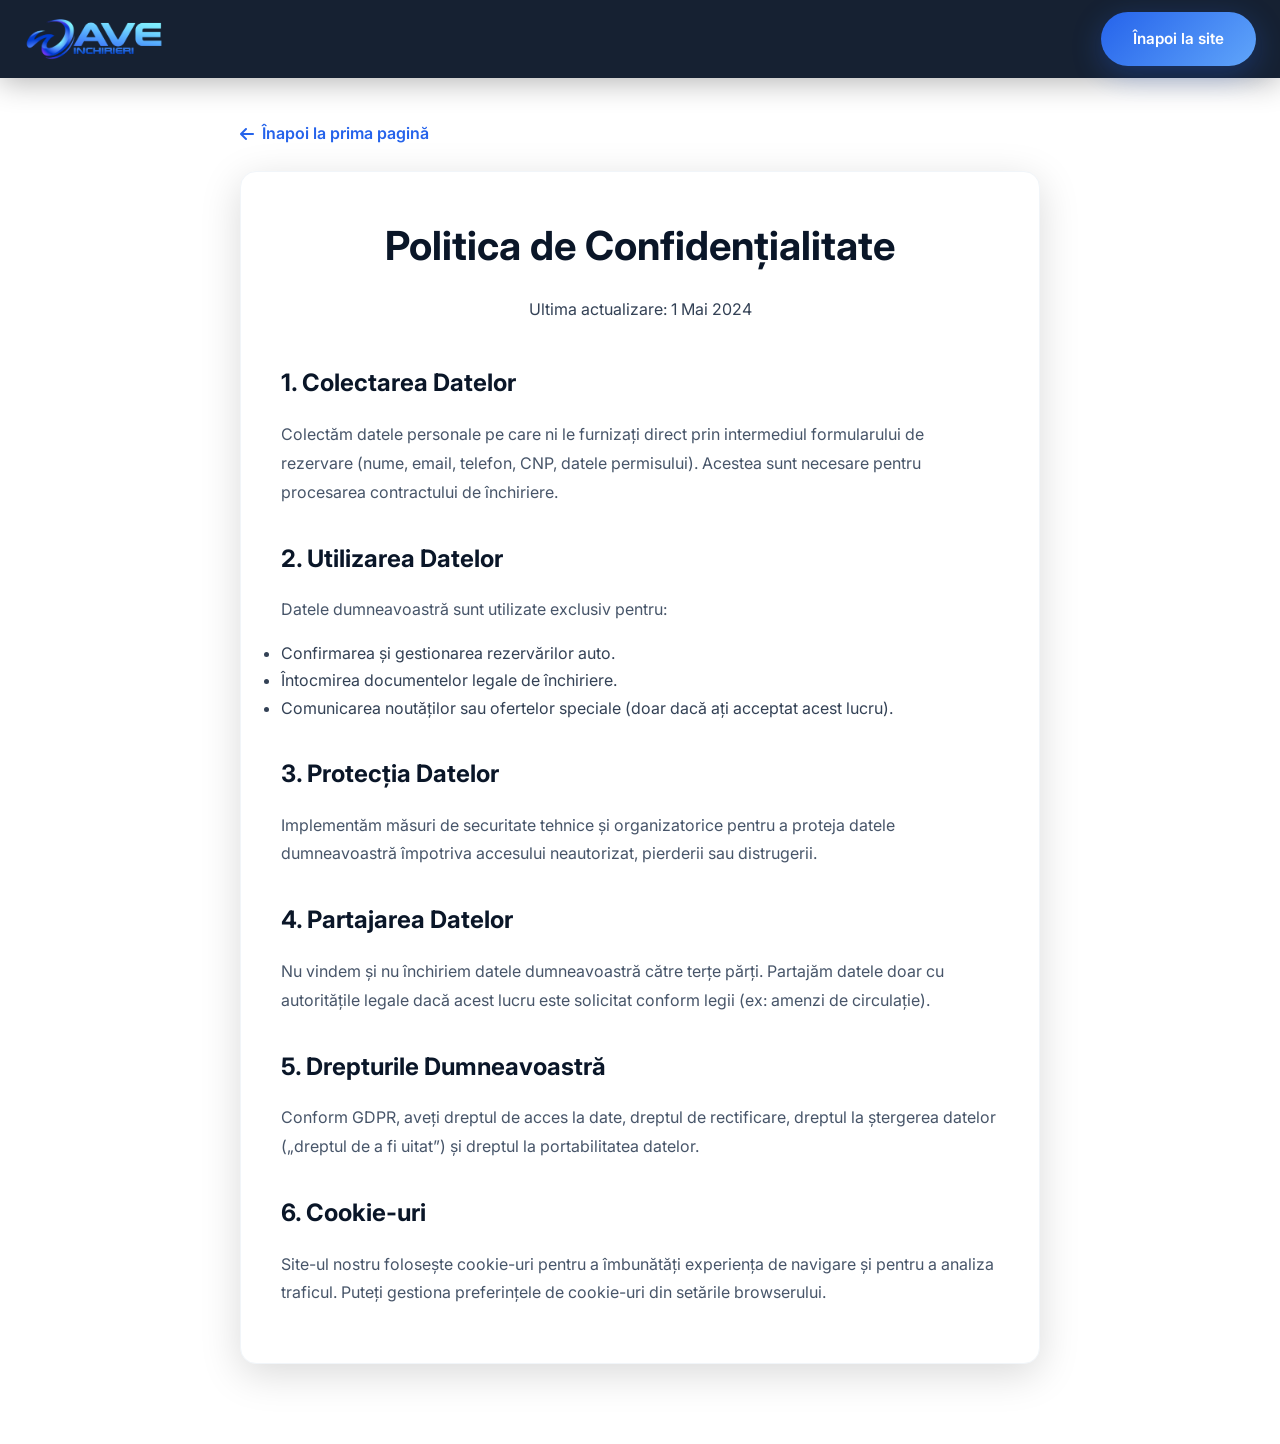
<file: politica.html>
<!DOCTYPE html>
<html lang="ro">
<head>
    <meta charset="UTF-8">
    <meta name="viewport" content="width=device-width, initial-scale=1.0">
    <title>Politica de Confidențialitate | Wave</title>
    <link rel="icon" type="image/png" href="logo.png">
    <link rel="stylesheet" href="style.css">
    <link href="https://fonts.googleapis.com/css2?family=Inter:wght@300;400;500;600;700;800;900&display=swap" rel="stylesheet">
    <link rel="stylesheet" href="https://cdnjs.cloudflare.com/ajax/libs/font-awesome/6.5.1/css/all.min.css">
    <style>
        .legal-content {
            padding: 120px 0 80px;
            max-width: 800px;
            margin: 0 auto;
        }
        .legal-card {
            background: var(--white);
            padding: 40px;
            border-radius: var(--radius-lg);
            box-shadow: var(--shadow-lg);
            border: 1px solid var(--gray-100);
        }
        body.dark-mode .legal-card {
            background: var(--gray-50);
            border-color: var(--gray-100);
        }
        .legal-header {
            margin-bottom: 40px;
            text-align: center;
        }
        .legal-header h1 {
            font-size: 2.5rem;
            color: var(--navy-900);
            margin-bottom: 16px;
        }
        .legal-body h2 {
            font-size: 1.5rem;
            color: var(--navy-900);
            margin: 32px 0 16px;
        }
        .legal-body p {
            color: var(--gray-600);
            line-height: 1.8;
            margin-bottom: 16px;
        }
        .back-home {
            display: inline-flex;
            align-items: center;
            gap: 8px;
            color: var(--blue-600);
            text-decoration: none;
            font-weight: 600;
            margin-bottom: 24px;
            transition: var(--transition);
        }
        .back-home:hover {
            color: var(--blue-700);
            transform: translateX(-5px);
        }
    </style>
</head>
<body class="">
    <!-- Navbar simple -->
    <nav class="navbar scrolled">
        <div class="nav-container">
            <a href="index.html" class="logo">
                <img src="wave.png" alt="Wave Logo">
            </a>
            <a href="index.html" class="btn btn-primary">Înapoi la site</a>
        </div>
    </nav>

    <div class="container legal-content">
        <a href="index.html" class="back-home"><i class="fas fa-arrow-left"></i> Înapoi la prima pagină</a>
        
        <div class="legal-card">
            <div class="legal-header">
                <h1>Politica de Confidențialitate</h1>
                <p>Ultima actualizare: 1 Mai 2024</p>
            </div>
            
            <div class="legal-body">
                <h2>1. Colectarea Datelor</h2>
                <p>Colectăm datele personale pe care ni le furnizați direct prin intermediul formularului de rezervare (nume, email, telefon, CNP, datele permisului). Acestea sunt necesare pentru procesarea contractului de închiriere.</p>

                <h2>2. Utilizarea Datelor</h2>
                <p>Datele dumneavoastră sunt utilizate exclusiv pentru:</p>
                <ul>
                    <li>Confirmarea și gestionarea rezervărilor auto.</li>
                    <li>Întocmirea documentelor legale de închiriere.</li>
                    <li>Comunicarea noutăților sau ofertelor speciale (doar dacă ați acceptat acest lucru).</li>
                </ul>

                <h2>3. Protecția Datelor</h2>
                <p>Implementăm măsuri de securitate tehnice și organizatorice pentru a proteja datele dumneavoastră împotriva accesului neautorizat, pierderii sau distrugerii.</p>

                <h2>4. Partajarea Datelor</h2>
                <p>Nu vindem și nu închiriem datele dumneavoastră către terțe părți. Partajăm datele doar cu autoritățile legale dacă acest lucru este solicitat conform legii (ex: amenzi de circulație).</p>

                <h2>5. Drepturile Dumneavoastră</h2>
                <p>Conform GDPR, aveți dreptul de acces la date, dreptul de rectificare, dreptul la ștergerea datelor („dreptul de a fi uitat”) și dreptul la portabilitatea datelor.</p>

                <h2>6. Cookie-uri</h2>
                <p>Site-ul nostru folosește cookie-uri pentru a îmbunătăți experiența de navigare și pentru a analiza traficul. Puteți gestiona preferințele de cookie-uri din setările browserului.</p>
            </div>
        </div>
    </div>

    <script>
        // Aplică dark mode dacă este salvat în localStorage
        if (localStorage.getItem("wave_theme") === "dark") {
            document.body.classList.add("dark-mode");
        }
    </script>
</body>
</html>
</file>
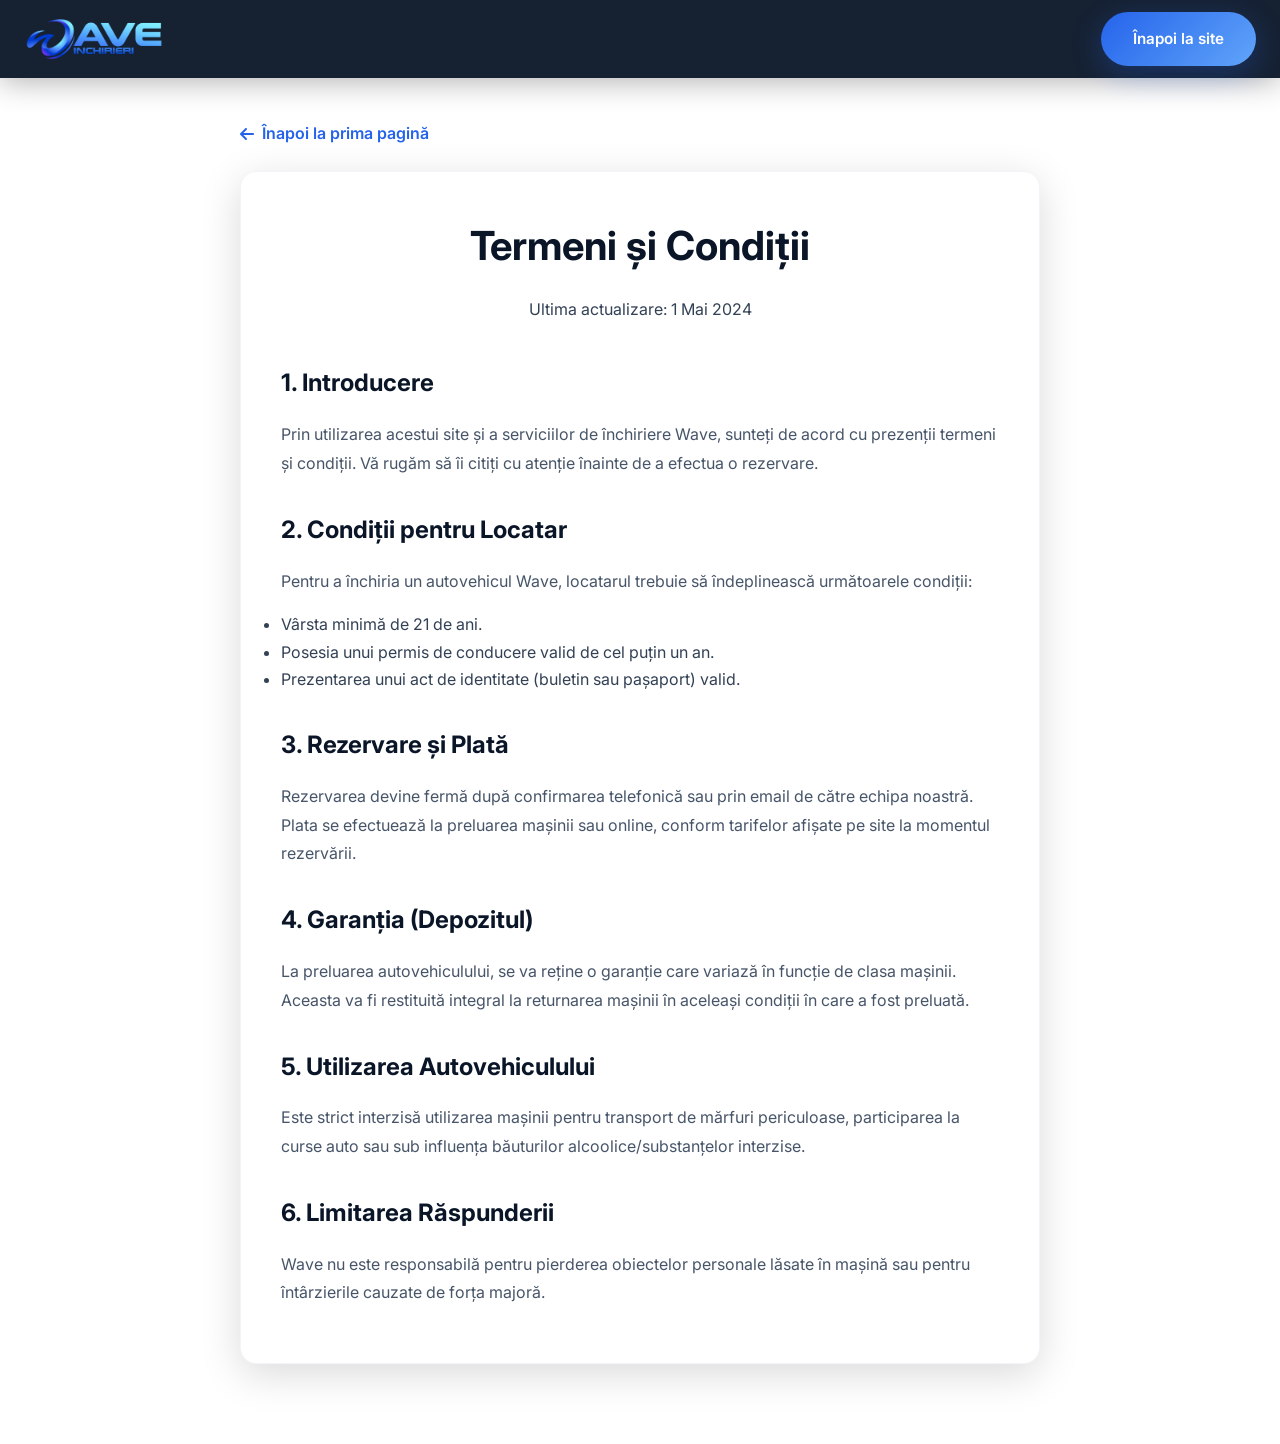
<file: termeni.html>
<!DOCTYPE html>
<html lang="ro">
<head>
    <meta charset="UTF-8">
    <meta name="viewport" content="width=device-width, initial-scale=1.0">
    <title>Termeni și Condiții | Wave</title>
    <link rel="icon" type="image/png" href="logo.png">
    <link rel="stylesheet" href="style.css">
    <link href="https://fonts.googleapis.com/css2?family=Inter:wght@300;400;500;600;700;800;900&display=swap" rel="stylesheet">
    <link rel="stylesheet" href="https://cdnjs.cloudflare.com/ajax/libs/font-awesome/6.5.1/css/all.min.css">
    <style>
        .legal-content {
            padding: 120px 0 80px;
            max-width: 800px;
            margin: 0 auto;
        }
        .legal-card {
            background: var(--white);
            padding: 40px;
            border-radius: var(--radius-lg);
            box-shadow: var(--shadow-lg);
            border: 1px solid var(--gray-100);
        }
        body.dark-mode .legal-card {
            background: var(--gray-50);
            border-color: var(--gray-100);
        }
        .legal-header {
            margin-bottom: 40px;
            text-align: center;
        }
        .legal-header h1 {
            font-size: 2.5rem;
            color: var(--navy-900);
            margin-bottom: 16px;
        }
        .legal-body h2 {
            font-size: 1.5rem;
            color: var(--navy-900);
            margin: 32px 0 16px;
        }
        .legal-body p {
            color: var(--gray-600);
            line-height: 1.8;
            margin-bottom: 16px;
        }
        .back-home {
            display: inline-flex;
            align-items: center;
            gap: 8px;
            color: var(--blue-600);
            text-decoration: none;
            font-weight: 600;
            margin-bottom: 24px;
            transition: var(--transition);
        }
        .back-home:hover {
            color: var(--blue-700);
            transform: translateX(-5px);
        }
    </style>
</head>
<body class="">
    <!-- Navbar simple -->
    <nav class="navbar scrolled">
        <div class="nav-container">
            <a href="index.html" class="logo">
                <img src="wave.png" alt="Wave Logo">
            </a>
            <a href="index.html" class="btn btn-primary">Înapoi la site</a>
        </div>
    </nav>

    <div class="container legal-content">
        <a href="index.html" class="back-home"><i class="fas fa-arrow-left"></i> Înapoi la prima pagină</a>
        
        <div class="legal-card">
            <div class="legal-header">
                <h1>Termeni și Condiții</h1>
                <p>Ultima actualizare: 1 Mai 2024</p>
            </div>
            
            <div class="legal-body">
                <h2>1. Introducere</h2>
                <p>Prin utilizarea acestui site și a serviciilor de închiriere Wave, sunteți de acord cu prezenții termeni și condiții. Vă rugăm să îi citiți cu atenție înainte de a efectua o rezervare.</p>

                <h2>2. Condiții pentru Locatar</h2>
                <p>Pentru a închiria un autovehicul Wave, locatarul trebuie să îndeplinească următoarele condiții:</p>
                <ul>
                    <li>Vârsta minimă de 21 de ani.</li>
                    <li>Posesia unui permis de conducere valid de cel puțin un an.</li>
                    <li>Prezentarea unui act de identitate (buletin sau pașaport) valid.</li>
                </ul>

                <h2>3. Rezervare și Plată</h2>
                <p>Rezervarea devine fermă după confirmarea telefonică sau prin email de către echipa noastră. Plata se efectuează la preluarea mașinii sau online, conform tarifelor afișate pe site la momentul rezervării.</p>

                <h2>4. Garanția (Depozitul)</h2>
                <p>La preluarea autovehiculului, se va reține o garanție care variază în funcție de clasa mașinii. Aceasta va fi restituită integral la returnarea mașinii în aceleași condiții în care a fost preluată.</p>

                <h2>5. Utilizarea Autovehiculului</h2>
                <p>Este strict interzisă utilizarea mașinii pentru transport de mărfuri periculoase, participarea la curse auto sau sub influența băuturilor alcoolice/substanțelor interzise.</p>

                <h2>6. Limitarea Răspunderii</h2>
                <p>Wave nu este responsabilă pentru pierderea obiectelor personale lăsate în mașină sau pentru întârzierile cauzate de forța majoră.</p>
            </div>
        </div>
    </div>

    <script>
        // Aplică dark mode dacă este salvat în localStorage
        if (localStorage.getItem("wave_theme") === "dark") {
            document.body.classList.add("dark-mode");
        }
    </script>
</body>
</html>
</file>
<file: style.css>
/* ============================================
   WAVE — Car Rental Website
   Blue Theme Design System
   ============================================ */

:root {
    --blue-50: #eff6ff;
    --blue-100: #dbeafe;
    --blue-200: #bfdbfe;
    --blue-300: #93c5fd;
    --blue-400: #60a5fa;
    --blue-500: #3b82f6;
    --blue-600: #2563eb;
    --blue-700: #1d4ed8;
    --blue-800: #1e40af;
    --blue-900: #1e3a8a;
    --blue-950: #0f2057;

    --navy-900: #0a1628;
    --navy-800: #0f1f3d;
    --navy-700: #162d52;

    --cyan-400: #22d3ee;
    --cyan-500: #06b6d4;

    --white: #ffffff;
    --gray-50: #f8fafc;
    --gray-100: #f1f5f9;
    --gray-200: #e2e8f0;
    --gray-300: #cbd5e1;
    --gray-400: #94a3b8;
    --gray-500: #64748b;
    --gray-600: #475569;
    --gray-700: #334155;
    --gray-800: #1e293b;

    --gradient-primary: linear-gradient(135deg, var(--blue-600), var(--blue-400));
    --gradient-dark: linear-gradient(135deg, var(--navy-900), var(--blue-900));
    --gradient-hero: linear-gradient(160deg, var(--navy-900) 0%, var(--blue-900) 40%, var(--blue-700) 100%);
    --gradient-card: linear-gradient(180deg, rgba(255,255,255,0.08) 0%, rgba(255,255,255,0) 100%);
    --gradient-text: linear-gradient(135deg, var(--blue-400), var(--cyan-400));

    --shadow-sm: 0 1px 3px rgba(0,0,0,0.08);
    --shadow-md: 0 4px 20px rgba(0,0,0,0.1);
    --shadow-lg: 0 10px 40px rgba(0,0,0,0.15);
    --shadow-xl: 0 20px 60px rgba(0,0,0,0.2);
    --shadow-blue: 0 8px 30px rgba(37, 99, 235, 0.3);
    --shadow-glow: 0 0 40px rgba(59, 130, 246, 0.15);

    --radius-sm: 8px;
    --radius-md: 12px;
    --radius-lg: 16px;
    --radius-xl: 24px;
    --radius-full: 9999px;

    --transition: all 0.3s cubic-bezier(0.4, 0, 0.2, 1);
    --transition-slow: all 0.5s cubic-bezier(0.4, 0, 0.2, 1);

    --font-main: 'Inter', -apple-system, BlinkMacSystemFont, sans-serif;
    --font-display: 'Playfair Display', Georgia, serif;
}

body.dark-mode {
    --white: #0a1628;
    --gray-50: #0f1f3d;
    --gray-100: #162d52;
    --gray-200: #1e3a8a;
    --gray-300: #3b82f6;
    --gray-400: #60a5fa;
    --gray-500: #93c5fd;
    --gray-600: #bfdbfe;
    --gray-700: #dbeafe;
    --gray-800: #eff6ff;
    --navy-900: #ffffff;
    --navy-800: #f8fafc;
    --navy-700: #f1f5f9;
    --shadow-sm: 0 1px 3px rgba(0,0,0,0.4);
    --shadow-md: 0 4px 20px rgba(0,0,0,0.5);
    --shadow-lg: 0 10px 40px rgba(0,0,0,0.6);
    --shadow-xl: 0 20px 60px rgba(0,0,0,0.7);
}

*, *::before, *::after {
    margin: 0;
    padding: 0;
    box-sizing: border-box;
}

html {
    scroll-behavior: smooth;
    overflow-x: hidden;
}

body {
    font-family: var(--font-main);
    color: var(--gray-700);
    background: var(--white);
    line-height: 1.7;
    overflow-x: hidden;
    -webkit-font-smoothing: antialiased;
}

/* ============================================
   PRELOADER
   ============================================ */
#preloader {
    position: fixed;
    inset: 0;
    background: var(--gradient-hero);
    display: flex;
    align-items: center;
    justify-content: center;
    z-index: 99999;
    transition: opacity 0.6s, visibility 0.6s;
}

#preloader.hidden {
    opacity: 0;
    visibility: hidden;
}

.loader {
    text-align: center;
}

.wave-loader {
    width: 80px;
    height: 30px;
    fill: var(--blue-400);
    margin-bottom: 16px;
}

.loader p {
    color: var(--white);
    font-size: 1.5rem;
    font-weight: 700;
    letter-spacing: 4px;
    text-transform: uppercase;
}

/* ============================================
   NAVIGATION
   ============================================ */
.navbar {
    position: fixed;
    top: 0;
    left: 0;
    right: 0;
    z-index: 1000;
    padding: 20px 0;
    transition: var(--transition);
}

.navbar.scrolled {
    background: rgba(10, 22, 40, 0.95);
    backdrop-filter: blur(20px);
    -webkit-backdrop-filter: blur(20px);
    padding: 12px 0;
    box-shadow: 0 4px 30px rgba(0, 0, 0, 0.3);
}

.nav-container {
    max-width: 1280px;
    margin: 0 auto;
    padding: 0 24px;
    display: flex;
    align-items: center;
    justify-content: space-between;
}

.logo {
    text-decoration: none;
    display: block;
}

.logo img {
    height: 45px; /* Ajustează înălțimea logo-ului */
    width: auto;
    display: block;
}

.nav-links {
    display: flex;
    align-items: center;
    gap: 8px;
    list-style: none;
}

.nav-link {
    color: rgba(255, 255, 255, 0.75);
    text-decoration: none;
    font-size: 0.9rem;
    font-weight: 500;
    padding: 8px 16px;
    border-radius: var(--radius-full);
    transition: var(--transition);
    position: relative;
}

.nav-link:hover,
.nav-link.active {
    color: var(--white);
    background: rgba(255, 255, 255, 0.1);
}

.nav-link.cta-link {
    background: var(--gradient-primary);
    color: var(--white);
    padding: 10px 24px;
    font-weight: 600;
}

.nav-link.cta-link:hover {
    transform: translateY(-2px);
    box-shadow: var(--shadow-blue);
}

.theme-toggle, .doc-btn {
    background: rgba(255, 255, 255, 0.1);
    border: 1px solid rgba(255, 255, 255, 0.2);
    color: var(--white);
    width: 38px;
    height: 38px;
    border-radius: 50%;
    display: flex;
    align-items: center;
    justify-content: center;
    cursor: pointer;
    transition: var(--transition);
}

.doc-btn:hover {
    background: rgba(255, 255, 255, 0.2);
    transform: scale(1.05);
}

.theme-toggle:hover {
    background: rgba(255, 255, 255, 0.2);
    transform: scale(1.05);
}

.hamburger {
    display: none;
    flex-direction: column;
    gap: 5px;
    background: none;
    border: none;
    cursor: pointer;
    padding: 8px;
    z-index: 1001;
}

.hamburger span {
    width: 24px;
    height: 2px;
    background: var(--white);
    border-radius: 2px;
    transition: var(--transition);
}

.hamburger.active span:nth-child(1) {
    transform: rotate(45deg) translate(5px, 5px);
}

.hamburger.active span:nth-child(2) {
    opacity: 0;
}

.hamburger.active span:nth-child(3) {
    transform: rotate(-45deg) translate(5px, -5px);
}

/* ============================================
   HERO SECTION
   ============================================ */
.hero {
    position: relative;
    min-height: 100vh;
    display: flex;
    align-items: center;
    justify-content: center;
    background: var(--gradient-hero);
    overflow: hidden;
}

.hero-bg {
    position: absolute;
    inset: 0;
    overflow: hidden;
}

.hero-wave {
    position: absolute;
    bottom: -2px;
    left: 0;
    width: 200%;
    height: 120px;
    animation: waveSlide 10s linear infinite;
}

.hero-wave svg {
    display: block;
    width: 100%;
    height: 100%;
}

.hero-wave-2 {
    height: 100px;
    animation: waveSlideReverse 14s linear infinite;
}

.hero-wave-3 {
    height: 80px;
    animation: waveSlide 18s linear infinite;
}

@keyframes waveSlide {
    0% { transform: translateX(0); }
    100% { transform: translateX(-50%); }
}

@keyframes waveSlideReverse {
    0% { transform: translateX(-50%); }
    100% { transform: translateX(0); }
}

.hero-particles {
    position: absolute;
    inset: 0;
    pointer-events: none;
}

.particle {
    position: absolute;
    width: 4px;
    height: 4px;
    background: rgba(255, 255, 255, 0.3);
    border-radius: 50%;
    animation: particleFloat linear infinite;
}

@keyframes particleFloat {
    0% { transform: translateY(100vh) scale(0); opacity: 0; }
    10% { opacity: 1; }
    90% { opacity: 1; }
    100% { transform: translateY(-10vh) scale(1); opacity: 0; }
}

.hero-content {
    position: relative;
    z-index: 2;
    text-align: center;
    max-width: 900px;
    padding: 0 24px;
}

.hero-badge {
    display: inline-flex;
    align-items: center;
    gap: 8px;
    background: rgba(255, 255, 255, 0.1);
    backdrop-filter: blur(10px);
    border: 1px solid rgba(255, 255, 255, 0.15);
    padding: 8px 20px;
    border-radius: var(--radius-full);
    color: var(--blue-300);
    font-size: 0.85rem;
    font-weight: 600;
    margin-bottom: 32px;
    animation: fadeInDown 0.8s ease;
}

.hero-badge i {
    color: #fbbf24;
}

.hero h1 {
    font-family: var(--font-main);
    font-size: clamp(2.5rem, 6vw, 4.5rem);
    font-weight: 800;
    color: var(--white);
    line-height: 1.15;
    margin-bottom: 24px;
    animation: fadeInUp 0.8s ease 0.2s both;
}

.hero-line {
    display: block;
}

.hero-line.accent {
    background: var(--gradient-text);
    -webkit-background-clip: text;
    -webkit-text-fill-color: transparent;
    background-clip: text;
}

.hero-line.accent em {
    font-family: var(--font-display);
    font-style: italic;
    -webkit-text-fill-color: var(--white);
}

.hero-desc {
    color: var(--blue-200);
    font-size: 1.15rem;
    max-width: 640px;
    margin: 0 auto 40px;
    line-height: 1.8;
    animation: fadeInUp 0.8s ease 0.4s both;
}

.hero-actions {
    display: flex;
    gap: 16px;
    justify-content: center;
    flex-wrap: wrap;
    margin-bottom: 64px;
    animation: fadeInUp 0.8s ease 0.6s both;
}

.hero-stats {
    display: flex;
    align-items: center;
    justify-content: center;
    gap: 40px;
    flex-wrap: wrap;
    animation: fadeInUp 0.8s ease 0.8s both;
}

.stat {
    text-align: center;
}

.stat-number {
    display: block;
    font-size: 2.2rem;
    font-weight: 800;
    color: var(--white);
}

.stat-plus {
    font-size: 1.5rem;
    font-weight: 700;
    color: var(--blue-400);
}

.stat-label {
    display: block;
    color: var(--blue-300);
    font-size: 0.85rem;
    font-weight: 500;
    margin-top: 4px;
}

.stat-divider {
    width: 1px;
    height: 48px;
    background: rgba(255, 255, 255, 0.15);
}

.scroll-indicator {
    position: absolute;
    bottom: 40px;
    left: 50%;
    transform: translateX(-50%);
    text-align: center;
    z-index: 5;
    animation: fadeInUp 1s ease 1s both;
}

.mouse {
    width: 26px;
    height: 40px;
    border: 2px solid rgba(255, 255, 255, 0.4);
    border-radius: 14px;
    margin: 0 auto 8px;
    position: relative;
}

.wheel {
    width: 4px;
    height: 8px;
    background: var(--blue-400);
    border-radius: 2px;
    position: absolute;
    top: 8px;
    left: 50%;
    transform: translateX(-50%);
    animation: scrollWheel 1.5s ease-in-out infinite;
}

@keyframes scrollWheel {
    0% { opacity: 1; transform: translateX(-50%) translateY(0); }
    100% { opacity: 0; transform: translateX(-50%) translateY(12px); }
}

.scroll-indicator p {
    color: rgba(255, 255, 255, 0.5);
    font-size: 0.75rem;
    letter-spacing: 2px;
    text-transform: uppercase;
}

/* ============================================
   BUTTONS
   ============================================ */
.btn {
    display: inline-flex;
    align-items: center;
    gap: 10px;
    padding: 14px 32px;
    border-radius: var(--radius-full);
    font-family: var(--font-main);
    font-size: 0.95rem;
    font-weight: 600;
    text-decoration: none;
    border: none;
    cursor: pointer;
    transition: var(--transition);
    position: relative;
    overflow: hidden;
}

.btn-primary {
    background: var(--gradient-primary);
    color: var(--white);
    box-shadow: var(--shadow-blue);
}

.btn-primary:hover {
    transform: translateY(-3px);
    box-shadow: 0 12px 40px rgba(37, 99, 235, 0.45);
}

.btn-outline {
    background: transparent;
    color: var(--white);
    border: 2px solid rgba(255, 255, 255, 0.3);
}

.btn-outline:hover {
    background: rgba(255, 255, 255, 0.1);
    border-color: rgba(255, 255, 255, 0.6);
    transform: translateY(-3px);
}

.btn-lg {
    padding: 16px 36px;
    font-size: 1rem;
}

/* ============================================
   SECTIONS COMMON
   ============================================ */
.section {
    padding: 100px 0;
    position: relative;
}

.container {
    max-width: 1200px;
    margin: 0 auto;
    padding: 0 24px;
}

.section-header {
    text-align: center;
    max-width: 640px;
    margin: 0 auto 64px;
}

.section-tag {
    display: inline-flex;
    align-items: center;
    gap: 8px;
    background: var(--blue-50);
    color: var(--blue-600);
    padding: 6px 18px;
    border-radius: var(--radius-full);
    font-size: 0.85rem;
    font-weight: 600;
    margin-bottom: 16px;
}

.section-header h2 {
    font-size: clamp(2rem, 4vw, 2.8rem);
    font-weight: 800;
    color: var(--navy-900);
    line-height: 1.2;
    margin-bottom: 16px;
}

.text-gradient {
    background: var(--gradient-primary);
    -webkit-background-clip: text;
    -webkit-text-fill-color: transparent;
    background-clip: text;
}

.section-subtitle {
    color: var(--gray-500);
    font-size: 1.05rem;
    line-height: 1.8;
}

/* ============================================
   ABOUT SECTION
   ============================================ */
.about {
    background: var(--gray-50);
}

.about-grid {
    display: grid;
    grid-template-columns: repeat(3, 1fr);
    gap: 24px;
}

.about-card {
    background: var(--white);
    padding: 40px 32px;
    border-radius: var(--radius-lg);
    border: 1px solid var(--gray-200);
    transition: var(--transition);
    position: relative;
    overflow: hidden;
}

.about-card::before {
    content: '';
    position: absolute;
    top: 0;
    left: 0;
    right: 0;
    height: 3px;
    background: var(--gradient-primary);
    transform: scaleX(0);
    transition: transform 0.4s ease;
}

.about-card:hover {
    transform: translateY(-8px);
    box-shadow: var(--shadow-lg);
    border-color: var(--blue-200);
}

.about-card:hover::before {
    transform: scaleX(1);
}

.about-icon {
    width: 56px;
    height: 56px;
    background: var(--blue-50);
    border-radius: var(--radius-md);
    display: flex;
    align-items: center;
    justify-content: center;
    font-size: 1.3rem;
    color: var(--blue-600);
    margin-bottom: 20px;
    transition: var(--transition);
}

.about-card:hover .about-icon {
    background: var(--gradient-primary);
    color: var(--white);
    transform: scale(1.1);
}

.about-card h3 {
    font-size: 1.15rem;
    font-weight: 700;
    color: var(--navy-900);
    margin-bottom: 12px;
}

.about-card p {
    color: var(--gray-500);
    font-size: 0.95rem;
    line-height: 1.7;
}

/* ============================================
   FLEET SECTION
   ============================================ */
.fleet {
    background: var(--white);
}

.fleet-filters {
    display: flex;
    gap: 8px;
    justify-content: center;
    flex-wrap: wrap;
    margin-bottom: 48px;
}

.filter-btn {
    padding: 10px 24px;
    border-radius: var(--radius-full);
    border: 2px solid var(--gray-200);
    background: var(--white);
    color: var(--gray-600);
    font-family: var(--font-main);
    font-size: 0.9rem;
    font-weight: 600;
    cursor: pointer;
    transition: var(--transition);
}

.filter-btn:hover {
    border-color: var(--blue-400);
    color: var(--blue-600);
}

.filter-btn.active {
    background: var(--gradient-primary);
    border-color: transparent;
    color: var(--white);
    box-shadow: var(--shadow-blue);
}

.fleet-grid {
    display: grid;
    grid-template-columns: repeat(3, 1fr);
    gap: 28px;
}

.fleet-card {
    background: var(--white);
    border-radius: var(--radius-lg);
    border: 1px solid var(--gray-200);
    overflow: hidden;
    transition: var(--transition);
    position: relative;
}

.fleet-card:hover {
    transform: translateY(-8px);
    box-shadow: var(--shadow-xl);
    border-color: var(--blue-300);
}

.fleet-card-image {
    height: 200px;
    background: linear-gradient(135deg, var(--blue-50), var(--blue-100));
    display: flex;
    align-items: center;
    justify-content: center;
    position: relative;
    overflow: hidden;
}

.fleet-card-image i {
    font-size: 4rem;
    color: var(--blue-300);
    transition: var(--transition-slow);
}

.fleet-card:hover .fleet-card-image i {
    transform: scale(1.15);
    color: var(--blue-500);
}

.fleet-badge {
    position: absolute;
    top: 12px;
    right: 12px;
    background: var(--gradient-primary);
    color: var(--white);
    padding: 4px 14px;
    border-radius: var(--radius-full);
    font-size: 0.75rem;
    font-weight: 700;
}

.fleet-card-body {
    padding: 24px;
}

.fleet-card-title {
    font-size: 1.15rem;
    font-weight: 700;
    color: var(--navy-900);
    margin-bottom: 4px;
}

.fleet-card-subtitle {
    color: var(--gray-400);
    font-size: 0.85rem;
    margin-bottom: 16px;
}

.fleet-card-specs {
    display: grid;
    grid-template-columns: 1fr 1fr;
    gap: 8px;
    margin-bottom: 20px;
}

.spec {
    display: flex;
    align-items: center;
    gap: 8px;
    font-size: 0.82rem;
    color: var(--gray-500);
}

.spec i {
    color: var(--blue-500);
    font-size: 0.8rem;
    width: 16px;
}

.fleet-card-footer {
    display: flex;
    align-items: center;
    justify-content: space-between;
    padding-top: 16px;
    border-top: 1px solid var(--gray-100);
}

.fleet-price {
    font-size: 1.3rem;
    font-weight: 800;
    color: var(--blue-600);
}

.fleet-price span {
    font-size: 0.8rem;
    font-weight: 500;
    color: var(--gray-400);
}

.btn-rent {
    padding: 10px 20px;
    background: var(--gradient-primary);
    color: var(--white);
    border: none;
    border-radius: var(--radius-full);
    font-family: var(--font-main);
    font-size: 0.85rem;
    font-weight: 600;
    cursor: pointer;
    transition: var(--transition);
    text-decoration: none;
}

.btn-rent:hover {
    transform: translateY(-2px);
    box-shadow: var(--shadow-blue);
}

/* ============================================
   SERVICES SECTION
   ============================================ */
.services {
    background: var(--gradient-dark);
    overflow: hidden;
}

.services .section-tag {
    background: rgba(255, 255, 255, 0.1);
    color: var(--blue-300);
}

.services .section-header h2 {
    color: var(--white);
}

.services .section-subtitle {
    color: var(--blue-200);
}

.services-grid {
    display: grid;
    grid-template-columns: repeat(3, 1fr);
    gap: 24px;
}

.service-card {
    background: rgba(255, 255, 255, 0.05);
    border: 1px solid rgba(255, 255, 255, 0.08);
    border-radius: var(--radius-lg);
    padding: 40px 32px;
    transition: var(--transition);
    position: relative;
    overflow: hidden;
    backdrop-filter: blur(10px);
}

.service-card:hover {
    background: rgba(255, 255, 255, 0.1);
    border-color: var(--blue-400);
    transform: translateY(-8px);
    box-shadow: 0 20px 50px rgba(0, 0, 0, 0.3);
}

.service-number {
    position: absolute;
    top: 16px;
    right: 20px;
    font-size: 3rem;
    font-weight: 900;
    color: rgba(255, 255, 255, 0.04);
    line-height: 1;
}

.service-icon {
    width: 56px;
    height: 56px;
    background: rgba(59, 130, 246, 0.15);
    border-radius: var(--radius-md);
    display: flex;
    align-items: center;
    justify-content: center;
    font-size: 1.3rem;
    color: var(--blue-400);
    margin-bottom: 20px;
    transition: var(--transition);
}

.service-card:hover .service-icon {
    background: var(--gradient-primary);
    color: var(--white);
    transform: scale(1.1);
}

.service-card h3 {
    font-size: 1.15rem;
    font-weight: 700;
    color: var(--white);
    margin-bottom: 12px;
}

.service-card p {
    color: var(--blue-200);
    font-size: 0.95rem;
    line-height: 1.7;
}

/* ============================================
   TESTIMONIALS SECTION
   ============================================ */
.testimonials {
    background: var(--gray-50);
}

.testimonials-slider {
    max-width: 900px;
    margin: 0 auto;
    overflow: hidden;
    position: relative;
}

.testimonial-track {
    display: flex;
    transition: transform 0.5s cubic-bezier(0.4, 0, 0.2, 1);
}

.testimonial-card {
    min-width: 100%;
    padding: 48px;
    background: var(--white);
    border-radius: var(--radius-xl);
    border: 1px solid var(--gray-200);
    box-shadow: var(--shadow-md);
    text-align: center;
}

.testimonial-stars {
    margin-bottom: 20px;
}

.testimonial-stars i {
    color: #fbbf24;
    font-size: 1.1rem;
    margin: 0 2px;
}

.testimonial-text {
    font-size: 1.1rem;
    color: var(--gray-600);
    line-height: 1.9;
    margin-bottom: 28px;
    font-style: italic;
}

.testimonial-author {
    display: flex;
    align-items: center;
    justify-content: center;
    gap: 16px;
}

.author-avatar {
    width: 52px;
    height: 52px;
    border-radius: 50%;
    background: var(--gradient-primary);
    color: var(--white);
    display: flex;
    align-items: center;
    justify-content: center;
    font-weight: 700;
    font-size: 1rem;
}

.author-info {
    text-align: left;
}

.author-info strong {
    display: block;
    color: var(--navy-900);
    font-weight: 700;
}

.author-info span {
    color: var(--gray-400);
    font-size: 0.85rem;
}

.testimonial-controls {
    display: flex;
    align-items: center;
    justify-content: center;
    gap: 20px;
    margin-top: 32px;
}

.testimonial-btn {
    width: 44px;
    height: 44px;
    border-radius: 50%;
    border: 2px solid var(--gray-200);
    background: var(--white);
    color: var(--gray-500);
    cursor: pointer;
    transition: var(--transition);
    display: flex;
    align-items: center;
    justify-content: center;
    font-size: 0.9rem;
}

.testimonial-btn:hover {
    border-color: var(--blue-500);
    color: var(--blue-500);
    background: var(--blue-50);
}

.testimonial-dots {
    display: flex;
    gap: 8px;
}

.testimonial-dot {
    width: 10px;
    height: 10px;
    border-radius: 50%;
    background: var(--gray-300);
    cursor: pointer;
    transition: var(--transition);
}

.testimonial-dot.active {
    background: var(--blue-500);
    width: 28px;
    border-radius: 5px;
}

/* ============================================
   FORM SECTION
   ============================================ */
.form-section {
    background: var(--white);
    position: relative;
    overflow: hidden;
}

.form-bg-decoration {
    position: absolute;
    top: -200px;
    right: -200px;
    width: 500px;
    height: 500px;
    background: radial-gradient(circle, rgba(59, 130, 246, 0.06) 0%, transparent 70%);
    border-radius: 50%;
    pointer-events: none;
}

.form-wrapper {
    max-width: 800px;
    margin: 0 auto;
    background: var(--white);
    border-radius: var(--radius-xl);
    border: 1px solid var(--gray-200);
    padding: 48px;
    box-shadow: var(--shadow-lg);
    position: relative;
}

.form-progress {
    display: flex;
    align-items: center;
    justify-content: center;
    margin-bottom: 48px;
    gap: 0;
}

.progress-step {
    display: flex;
    flex-direction: column;
    align-items: center;
    gap: 8px;
    position: relative;
    z-index: 2;
}

.step-circle {
    width: 44px;
    height: 44px;
    border-radius: 50%;
    background: var(--gray-100);
    color: var(--gray-400);
    display: flex;
    align-items: center;
    justify-content: center;
    font-weight: 700;
    font-size: 0.95rem;
    transition: var(--transition);
    border: 2px solid var(--gray-200);
}

.progress-step.active .step-circle {
    background: var(--gradient-primary);
    color: var(--white);
    border-color: var(--blue-500);
    box-shadow: var(--shadow-blue);
}

.progress-step.completed .step-circle {
    background: #10b981;
    color: var(--white);
    border-color: #10b981;
}

.progress-step span {
    font-size: 0.8rem;
    font-weight: 600;
    color: var(--gray-400);
    transition: var(--transition);
}

.progress-step.active span {
    color: var(--blue-600);
}

.progress-step.completed span {
    color: #10b981;
}

.progress-line {
    width: 80px;
    height: 3px;
    background: var(--gray-200);
    margin: 0 12px;
    margin-bottom: 24px;
    border-radius: 2px;
    overflow: hidden;
}

.progress-fill {
    width: 0%;
    height: 100%;
    background: var(--gradient-primary);
    border-radius: 2px;
    transition: width 0.5s ease;
}

.form-step {
    display: none;
    animation: fadeInUp 0.5s ease;
}

.form-step.active {
    display: block;
}

.step-title {
    font-size: 1.3rem;
    font-weight: 700;
    color: var(--navy-900);
    margin-bottom: 32px;
    display: flex;
    align-items: center;
    gap: 12px;
}

.step-title i {
    color: var(--blue-500);
}

.form-grid {
    display: grid;
    grid-template-columns: repeat(2, 1fr);
    gap: 20px;
    margin-bottom: 24px;
}

.form-group {
    display: flex;
    flex-direction: column;
    gap: 6px;
}

.form-group label {
    font-size: 0.88rem;
    font-weight: 600;
    color: var(--gray-700);
    display: flex;
    align-items: center;
    gap: 8px;
}

.form-group label i {
    color: var(--blue-500);
    font-size: 0.82rem;
}

.form-group input,
.form-group select,
.form-group textarea {
    padding: 12px 16px;
    border: 2px solid var(--gray-200);
    border-radius: var(--radius-md);
    font-family: var(--font-main);
    font-size: 0.95rem;
    color: var(--gray-800);
    background: var(--white);
    transition: var(--transition);
    outline: none;
    width: 100%;
}

.form-group input:focus,
.form-group select:focus,
.form-group textarea:focus {
    border-color: var(--blue-500);
    box-shadow: 0 0 0 4px rgba(59, 130, 246, 0.1);
}

.form-group input.error,
.form-group select.error {
    border-color: #ef4444;
    box-shadow: 0 0 0 4px rgba(239, 68, 68, 0.1);
}

.form-group textarea {
    resize: vertical;
    min-height: 80px;
}

.error-msg {
    font-size: 0.8rem;
    color: #ef4444;
    font-weight: 500;
    min-height: 0;
}

.selected-car-preview {
    background: var(--blue-100);
    border: 1px solid var(--blue-200);
    border-radius: var(--radius-md);
    padding: 16px 24px;
    margin-bottom: 24px;
}

.selected-car-preview h4 {
    font-size: 0.9rem;
    font-weight: 700;
    color: var(--blue-700);
    margin-bottom: 4px;
    display: flex;
    align-items: center;
    gap: 8px;
}

.selected-car-preview h4 i {
    color: #10b981;
}

.selected-car-preview p {
    color: var(--blue-600);
    font-weight: 600;
    font-size: 0.95rem;
}

.rental-summary {
    background: var(--blue-100);
    border: 1px solid var(--blue-200);
    border-radius: var(--radius-md);
    padding: 16px 24px;
    margin-bottom: 24px;
}

.summary-item {
    display: flex;
    justify-content: space-between;
    align-items: center;
    color: var(--blue-700);
    font-size: 0.95rem;
}

.checkbox-group {
    margin-bottom: 24px;
}

.checkbox-label {
    display: flex;
    align-items: flex-start;
    gap: 12px;
    cursor: pointer;
    font-size: 0.9rem;
    color: var(--gray-600);
    line-height: 1.5;
}

.checkbox-label input[type="checkbox"] {
    width: 20px;
    height: 20px;
    margin-top: 2px;
    accent-color: var(--blue-600);
    flex-shrink: 0;
}

.link {
    color: var(--blue-600);
    text-decoration: underline;
}

.form-nav {
    display: flex;
    justify-content: space-between;
    align-items: center;
    padding-top: 24px;
    border-top: 1px solid var(--gray-100);
}

.form-nav .btn {
    min-width: 160px;
    justify-content: center;
}

.success-message {
    text-align: center;
    padding: 60px 40px;
    animation: fadeInUp 0.5s ease;
}

.success-icon {
    font-size: 4rem;
    color: #10b981;
    margin-bottom: 24px;
    animation: successPulse 0.6s ease;
}

@keyframes successPulse {
    0% { transform: scale(0); }
    50% { transform: scale(1.2); }
    100% { transform: scale(1); }
}

.success-message h3 {
    font-size: 1.5rem;
    font-weight: 800;
    color: var(--navy-900);
    margin-bottom: 12px;
}

.success-message p {
    color: var(--gray-500);
    font-size: 1.05rem;
    margin-bottom: 32px;
}

/* ============================================
   FOOTER
   ============================================ */
.footer {
    background: var(--navy-900);
    color: rgba(255, 255, 255, 0.7);
    position: relative;
    padding-top: 60px;
}

.footer-wave {
    position: absolute;
    top: -1px;
    left: 0;
    right: 0;
    color: var(--white);
    line-height: 0;
}

.footer-wave svg {
    width: 100%;
    height: 60px;
}

.footer-grid {
    display: grid;
    grid-template-columns: 1.5fr 1fr 1fr 1fr 1.2fr;
    gap: 40px;
    padding: 60px 0;
}

.footer-brand .logo {
    margin-bottom: 16px;
}

.footer-brand p {
    color: rgba(255, 255, 255, 0.5);
    font-size: 0.95rem;
    line-height: 1.8;
    margin-bottom: 24px;
}

.footer-social {
    display: flex;
    gap: 12px;
}

.footer-social a {
    width: 40px;
    height: 40px;
    border-radius: 50%;
    border: 1px solid rgba(255, 255, 255, 0.15);
    display: flex;
    align-items: center;
    justify-content: center;
    color: rgba(255, 255, 255, 0.6);
    text-decoration: none;
    transition: var(--transition);
    font-size: 0.9rem;
}

.footer-social a:hover {
    background: var(--blue-600);
    border-color: var(--blue-600);
    color: var(--white);
    transform: translateY(-3px);
}

.footer-links h4,
.footer-contact h4 {
    color: var(--white);
    font-size: 1rem;
    font-weight: 700;
    margin-bottom: 20px;
}

.footer-links ul,
.footer-contact ul {
    list-style: none;
}

.footer-links ul li,
.footer-contact ul li {
    margin-bottom: 12px;
}

.footer-links a {
    color: rgba(255, 255, 255, 0.5);
    text-decoration: none;
    font-size: 0.9rem;
    transition: var(--transition);
}

.footer-links a:hover {
    color: var(--blue-400);
    padding-left: 4px;
}

.footer-contact ul li {
    display: flex;
    align-items: flex-start;
    gap: 12px;
    color: rgba(255, 255, 255, 0.5);
    font-size: 0.9rem;
}

.footer-contact ul li i {
    color: var(--blue-400);
    margin-top: 4px;
    width: 16px;
}

.footer-bottom {
    border-top: 1px solid rgba(255, 255, 255, 0.08);
    padding: 24px 0;
    text-align: center;
}

.footer-bottom p {
    font-size: 0.85rem;
    color: rgba(255, 255, 255, 0.35);
}

/* ============================================
   BACK TO TOP
   ============================================ */
.back-to-top {
    position: fixed;
    bottom: 32px;
    right: 32px;
    width: 48px;
    height: 48px;
    border-radius: 50%;
    background: var(--gradient-primary);
    color: var(--white);
    border: none;
    cursor: pointer;
    font-size: 1rem;
    display: flex;
    align-items: center;
    justify-content: center;
    box-shadow: var(--shadow-blue);
    opacity: 0;
    visibility: hidden;
    transform: translateY(20px);
    transition: var(--transition);
    z-index: 100;
}

.back-to-top.visible {
    opacity: 1;
    visibility: visible;
    transform: translateY(0);
}

.back-to-top:hover {
    transform: translateY(-4px);
    box-shadow: 0 12px 40px rgba(37, 99, 235, 0.5);
}

/* ============================================
   ANIMATIONS
   ============================================ */
@keyframes fadeInUp {
    from {
        opacity: 0;
        transform: translateY(30px);
    }
    to {
        opacity: 1;
        transform: translateY(0);
    }
}

@keyframes fadeInDown {
    from {
        opacity: 0;
        transform: translateY(-30px);
    }
    to {
        opacity: 1;
        transform: translateY(0);
    }
}

[data-animate] {
    opacity: 0;
    transform: translateY(40px);
    transition: opacity 0.7s ease, transform 0.7s ease;
}

[data-animate].animated {
    opacity: 1;
    transform: translateY(0);
}

/* ============================================
   RESPONSIVE
   ============================================ */
@media (max-width: 1024px) {
    .about-grid,
    .services-grid {
        grid-template-columns: repeat(2, 1fr);
    }

    .fleet-grid {
        grid-template-columns: repeat(2, 1fr);
    }

    .footer-grid {
        grid-template-columns: repeat(2, 1fr);
    }
}

@media (max-width: 768px) {
    .hamburger {
        display: flex;
    }

    .nav-links {
        position: fixed;
        top: 0;
        right: -100%;
        width: 280px;
        height: 100vh;
        background: var(--navy-800);
        flex-direction: column;
        padding: 80px 32px 32px;
        gap: 4px;
        transition: right 0.4s cubic-bezier(0.4, 0, 0.2, 1);
        box-shadow: -10px 0 40px rgba(0, 0, 0, 0.3);
        align-items: stretch;
    }

    .nav-links.open {
        right: 0;
    }

    .nav-link {
        padding: 12px 16px;
        border-radius: var(--radius-md);
    }

    .nav-link.cta-link {
        text-align: center;
        margin-top: 12px;
    }

    .section {
        padding: 70px 0;
    }

    .about-grid,
    .services-grid,
    .fleet-grid {
        grid-template-columns: 1fr;
    }

    .hero-stats {
        gap: 24px;
    }

    .stat-divider {
        display: none;
    }

    .form-grid {
        grid-template-columns: 1fr;
    }

    .form-wrapper {
        padding: 28px 20px;
    }

    .progress-line {
        width: 40px;
    }

    .progress-step span {
        font-size: 0.7rem;
    }

    .footer-grid {
        grid-template-columns: 1fr;
        gap: 32px;
    }

    .testimonial-card {
        padding: 32px 24px;
    }
}

@media (max-width: 480px) {
    .hero h1 {
        font-size: 2rem;
    }

    .hero-actions {
        flex-direction: column;
        align-items: center;
    }

    .hero-actions .btn {
        width: 100%;
        justify-content: center;
    }

    .form-progress {
        gap: 0;
    }

    .progress-line {
        width: 24px;
        margin: 0 4px;
    }

    .step-circle {
        width: 36px;
        height: 36px;
        font-size: 0.85rem;
    }

    .form-nav {
        flex-direction: column;
        gap: 12px;
    }

    .form-nav .btn {
        width: 100%;
    }
}

/* Dark Mode Overrides for text that should remain white */
body.dark-mode .logo,
body.dark-mode .hero h1,
body.dark-mode .stat-number,
body.dark-mode .btn-primary,
body.dark-mode .btn-outline,
body.dark-mode .fleet-badge,
body.dark-mode .theme-toggle,
body.dark-mode .doc-btn,
body.dark-mode .loader p,
body.dark-mode .hero-line.accent em,
body.dark-mode .btn-rent {
    color: #ffffff !important;
    -webkit-text-fill-color: #ffffff !important;
}

body.dark-mode .hero-desc {
    color: #bfdbfe !important;
}

body.dark-mode .stat-label {
    color: #93c5fd !important;
}

body.dark-mode .nav-link {
    color: rgba(255, 255, 255, 0.75) !important;
}

body.dark-mode .nav-link.active,
body.dark-mode .nav-link:hover,
body.dark-mode .nav-link.cta-link {
    color: #ffffff !important;
}

body.dark-mode .hamburger span {
    background: #ffffff !important;
}

body.dark-mode .about-icon {
    background: var(--gray-100);
    color: var(--blue-400);
}

body.dark-mode .service-icon {
    background: var(--gray-100);
    color: var(--blue-400);
}

body.dark-mode .fleet-card-image {
    background-color: var(--gray-50) !important;
}

body.dark-mode .footer-wave {
    color: #050b14 !important;
}

body.dark-mode .footer {
    background: #050b14 !important;
}

body.dark-mode .footer-links h4,
body.dark-mode .footer-contact h4,
body.dark-mode .footer-brand p,
body.dark-mode .footer-links a,
body.dark-mode .footer-contact ul li,
body.dark-mode .footer-bottom p {
    color: rgba(255, 255, 255, 0.8) !important;
}

body.dark-mode .hero-wave path { 
    fill: var(--gray-50) !important; 
}

body.dark-mode .hero-wave:nth-of-type(1) { opacity: 0.85; }
body.dark-mode .hero-wave:nth-of-type(2) { opacity: 0.4; }
body.dark-mode .hero-wave:nth-of-type(3) { opacity: 0.2; }

body.dark-mode .section-tag {
    background: var(--gray-100) !important;
    color: var(--blue-400) !important;
    border: 1px solid rgba(255, 255, 255, 0.05);
}

body.dark-mode .hero-badge {
    background: rgba(0, 0, 0, 0.3) !important;
    color: var(--blue-400) !important;
    border: 1px solid rgba(255, 255, 255, 0.1);
}

body.dark-mode .selected-car-preview,
body.dark-mode .rental-summary {
    background: var(--gray-100) !important;
    border-color: var(--gray-200) !important;
}

body.dark-mode .selected-car-preview h4,
body.dark-mode .selected-car-preview p,
body.dark-mode .rental-summary .summary-item span,
body.dark-mode .rental-summary .summary-item strong {
    color: var(--blue-400) !important;
}
</file>
